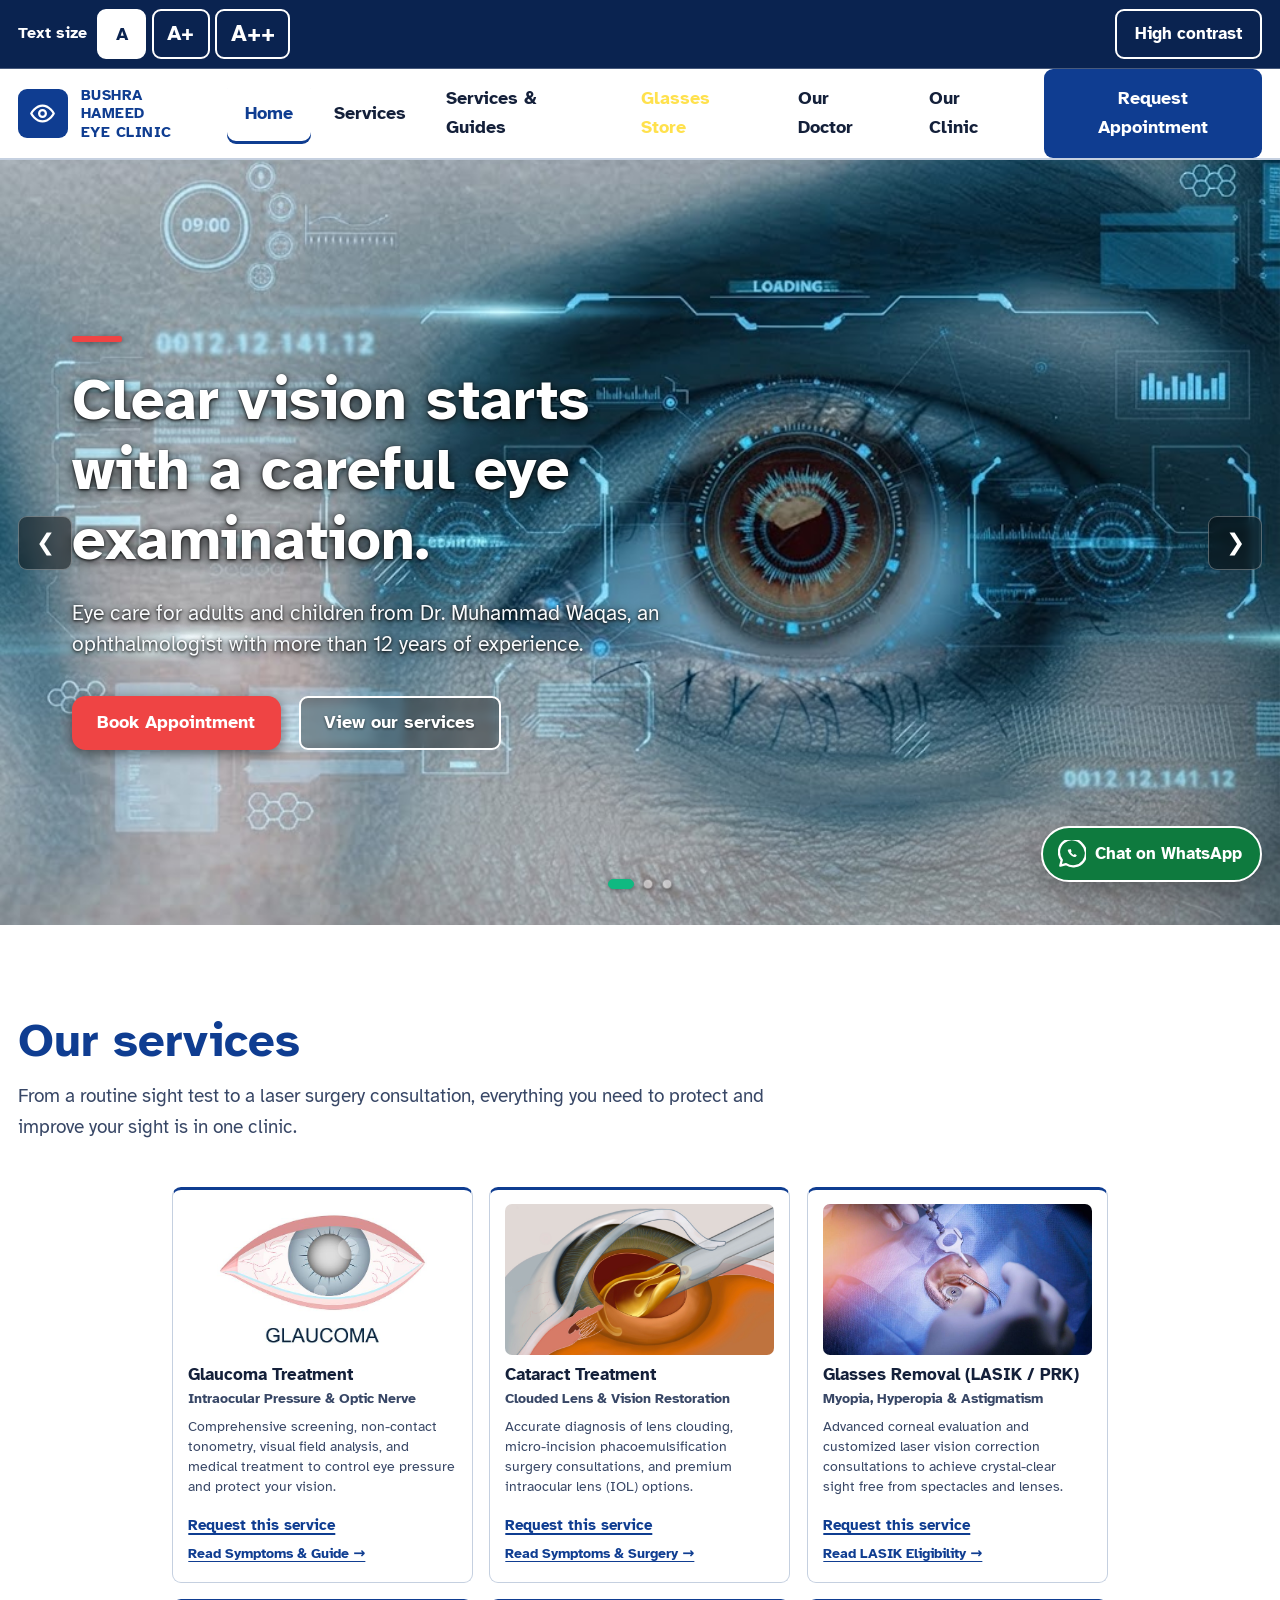
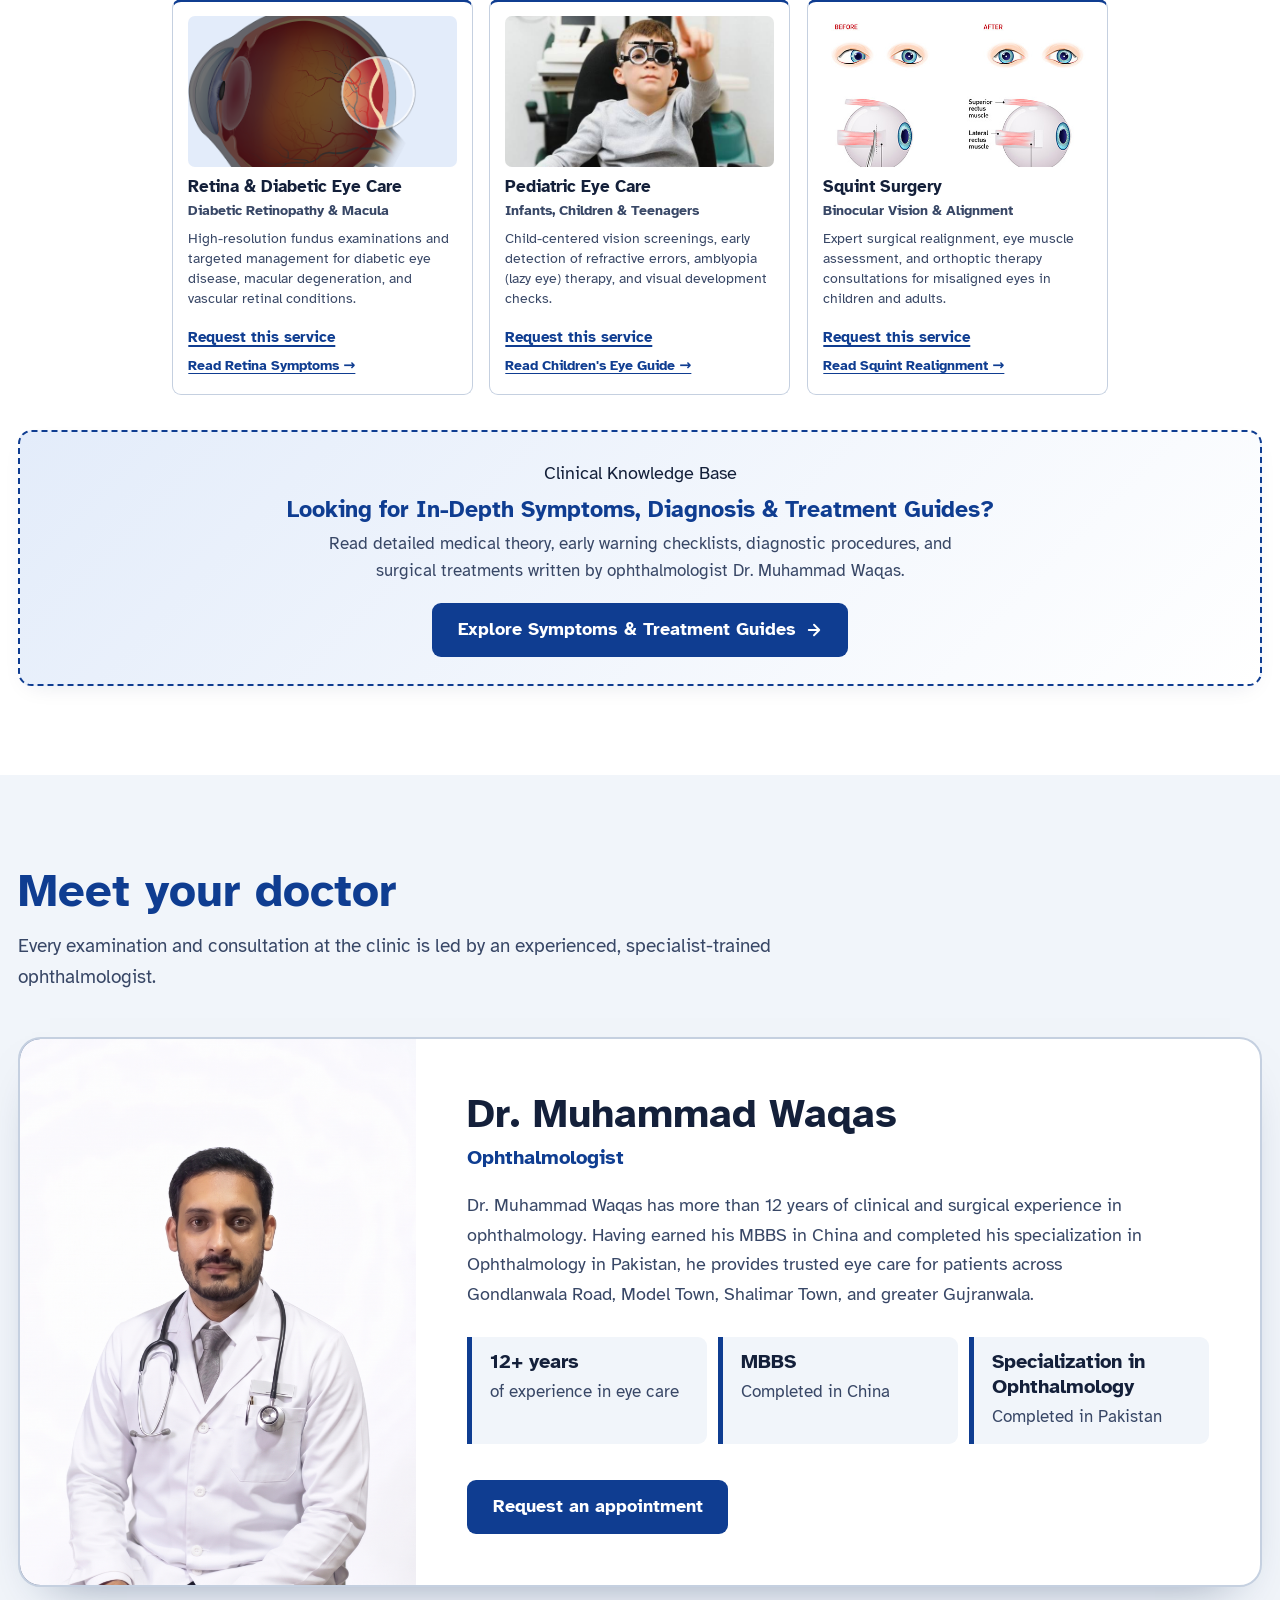
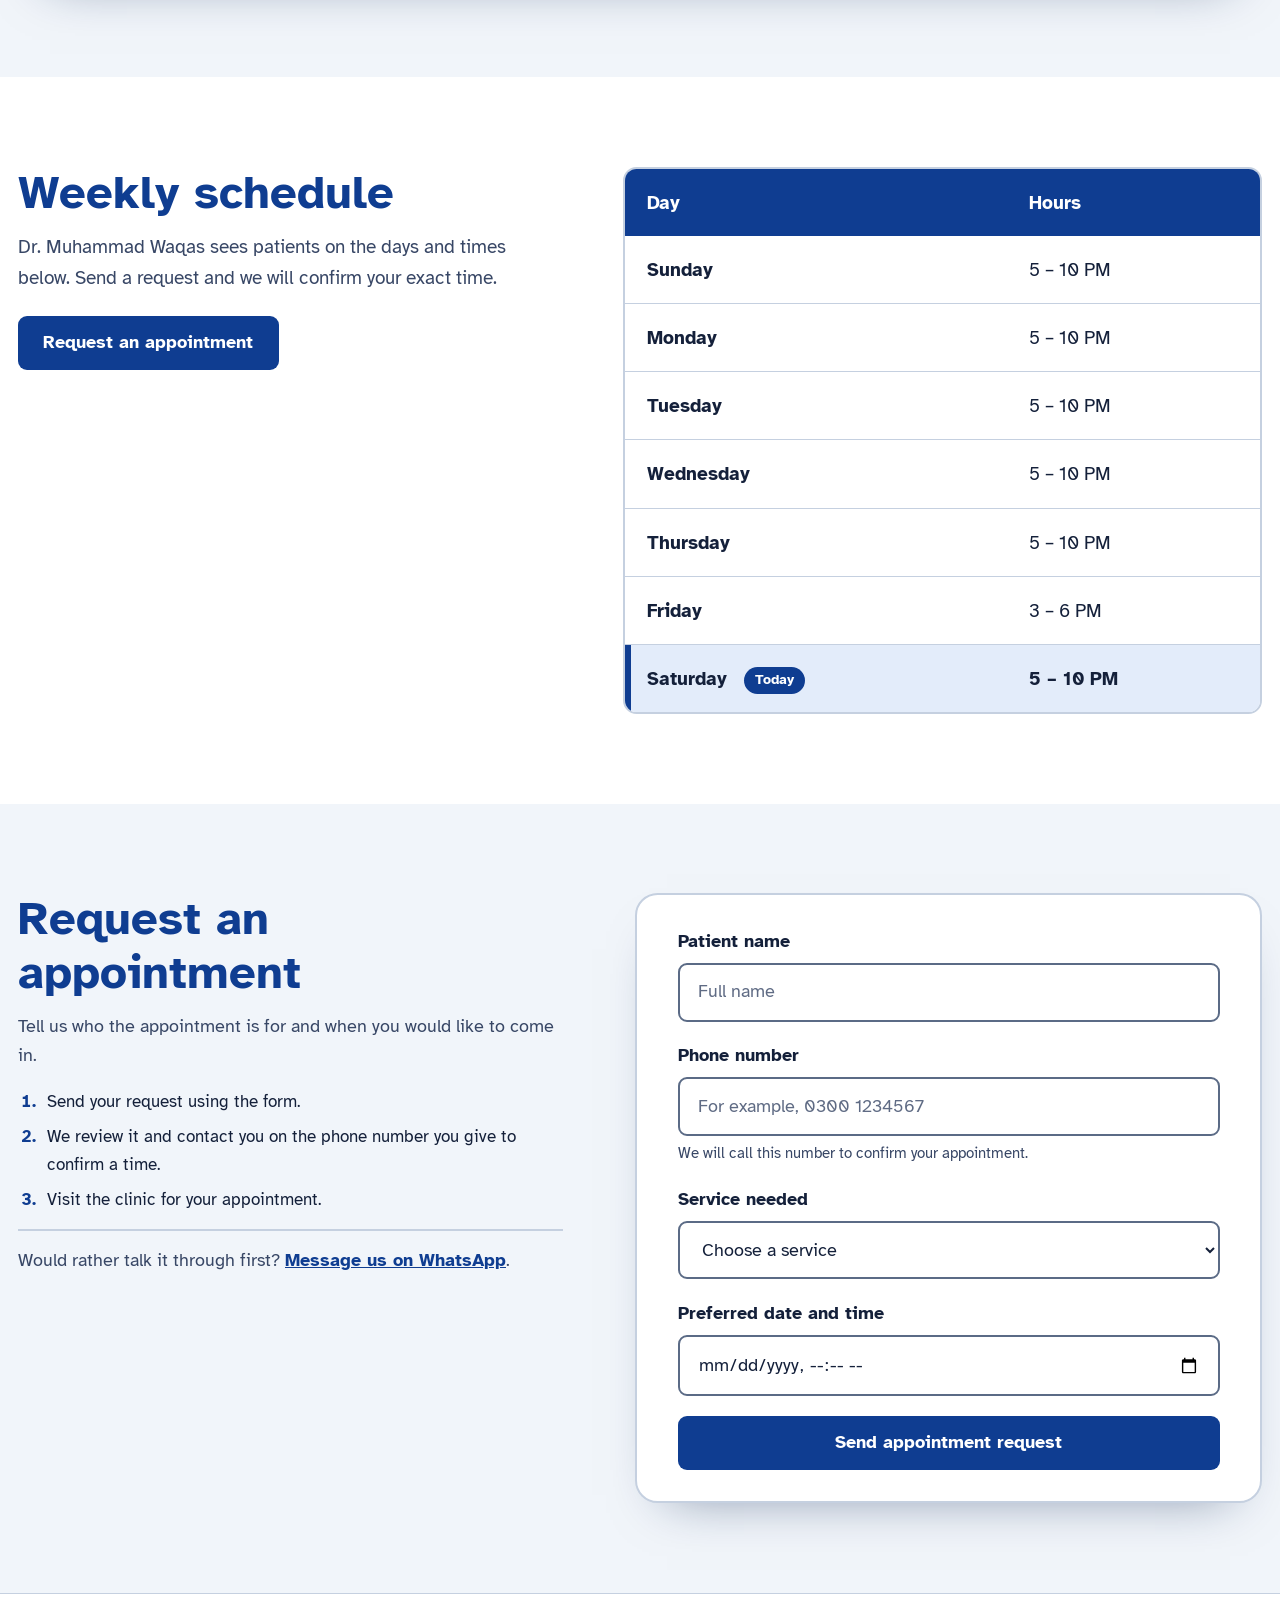
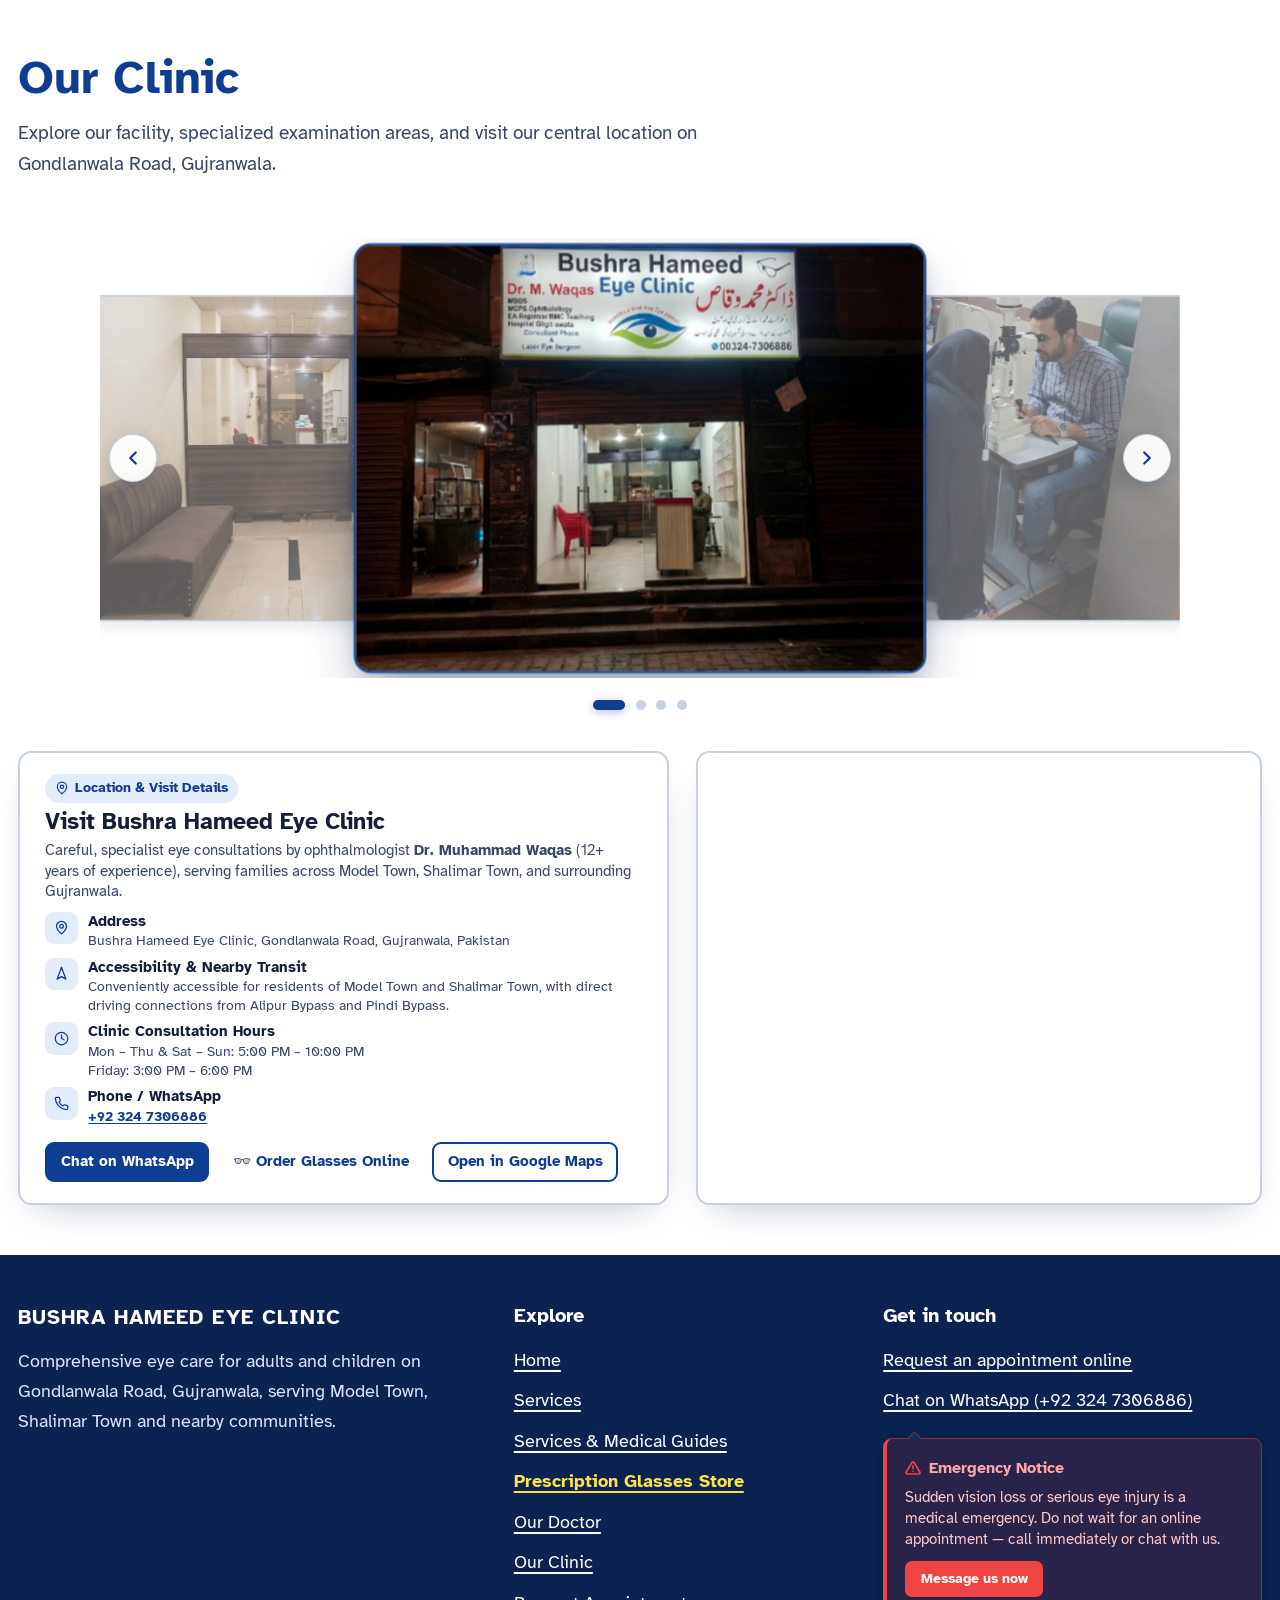
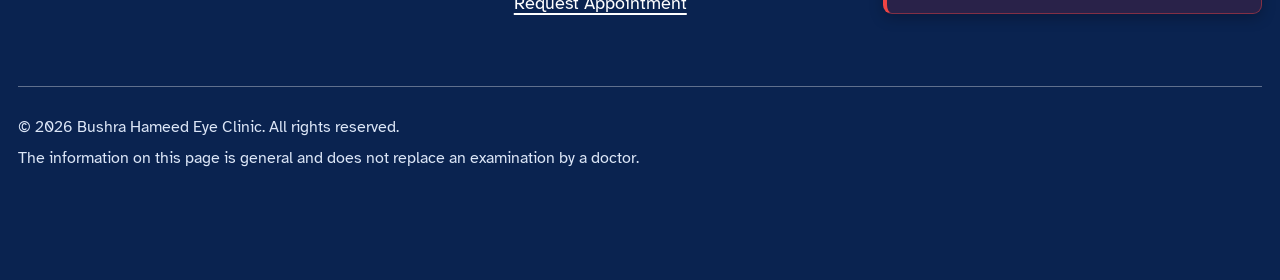
<file: eye clinic 3/index.html>
<!DOCTYPE html>
<html lang="en" data-text-size="md" data-contrast="normal">
<head>
  <meta charset="utf-8">
  <meta name="viewport" content="width=device-width, initial-scale=1">
  <title>Bushra Hameed Eye Clinic | Eye Specialist Gujranwala | Gondlanwala Road</title>
  <meta name="description" content="Bushra Hameed Eye Clinic on Gondlanwala Road, Gujranwala (minutes from Model Town, Shalimar Town &amp; Pindi Bypass) offers Cataract Phaco, Glaucoma care, LASIK, and pediatric eye care with Dr. Muhammad Waqas.">
  <meta name="keywords" content="eye clinic gujranwala, eye specialist gondlanwala road, eye doctor model town gujranwala, shalimar town eye specialist, pindi bypass eye care, alipur bypass ophthalmologist, dr muhammad waqas">
  <meta name="theme-color" content="#0A2350">

  <!-- Local GEO Meta Tags for Gujranwala, Punjab, Pakistan -->
  <meta name="geo.region" content="PK-PB">
  <meta name="geo.placename" content="Gondlanwala Road, Model Town, Gujranwala">
  <meta name="geo.position" content="32.169938;74.174353">
  <meta name="ICBM" content="32.169938, 74.174353">

  <meta property="og:type" content="website">
  <meta property="og:title" content="Bushra Hameed Eye Clinic | Gondlanwala Road, Gujranwala">
  <meta property="og:description" content="Careful, comprehensive eye care from ophthalmologist Dr. Muhammad Waqas on Gondlanwala Road, serving Model Town, Shalimar Town &amp; greater Gujranwala.">

  <link rel="icon" href="logo.png">

  <!-- Atkinson Hyperlegible: a typeface designed by the Braille Institute for low-vision readers -->
  <link rel="preconnect" href="https://fonts.googleapis.com">
  <link rel="preconnect" href="https://fonts.gstatic.com" crossorigin>
  <link rel="stylesheet" href="https://fonts.googleapis.com/css2?family=Atkinson+Hyperlegible:wght@400;700&amp;display=swap">
  <link rel="stylesheet" href="style.css">

  <!-- Restore saved accessibility preferences before first paint (prevents a flash of default sizing) -->
  <script>
    try {
      var d = document.documentElement;
      d.classList.add('js');
      var s = localStorage.getItem('bhec-text-size');
      var c = localStorage.getItem('bhec-contrast');
      if (s === 'md' || s === 'lg' || s === 'xl') { d.dataset.textSize = s; }
      if (c === 'normal' || c === 'high') { d.dataset.contrast = c; }
    } catch (e) { /* storage unavailable: keep defaults */ }
  </script>

  <script type="application/ld+json">
  {
    "@context": "https://schema.org",
    "@type": "MedicalClinic",
    "name": "Bushra Hameed Eye Clinic",
    "url": "https://bushrahameedeyeclinic.com",
    "telephone": "+923247306886",
    "medicalSpecialty": "Ophthalmology",
    "address": {
      "@type": "PostalAddress",
      "streetAddress": "Bushra Hameed Eye Clinic, Gondlanwala Road",
      "addressLocality": "Gujranwala",
      "addressRegion": "Punjab",
      "addressCountry": "PK"
    },
    "geo": {
      "@type": "GeoCoordinates",
      "latitude": 32.1699375,
      "longitude": 74.1743528
    },
    "areaServed": [
      { "@type": "AdministrativeArea", "name": "Gondlanwala Road, Gujranwala" },
      { "@type": "AdministrativeArea", "name": "Model Town, Gujranwala" },
      { "@type": "AdministrativeArea", "name": "Shalimar Town, Gujranwala" },
      { "@type": "Place", "name": "Alipur Bypass, Gujranwala" },
      { "@type": "Place", "name": "Pindi Bypass, Gujranwala" },
      { "@type": "City", "name": "Gujranwala" },
      { "@type": "City", "name": "Kamoke" }
    ],
    "physician": {
      "@type": "Physician",
      "name": "Dr. Muhammad Waqas",
      "medicalSpecialty": "Ophthalmology"
    }
  }
  </script>
</head>

<body>
  <!-- Loading screen: shown briefly while the page's images load, then removed by app.js -->
  <div class="preloader" id="preloader" role="status" aria-live="polite">
    <div class="preloader__inner">
      <img class="preloader__logo" src="logo.png" alt="" data-fallback>
      <p class="preloader__name">BUSHRA HAMEED<br>EYE CLINIC</p>
      <span class="visually-hidden">Loading the page&hellip;</span>
    </div>
  </div>

  <a class="skip-link" href="#main">Skip to main content</a>

  <!-- Accessibility options -->
  <div class="a11y-bar" role="region" aria-label="Accessibility options">
    <div class="container a11y-bar__inner">
      <div class="a11y-group" role="group" aria-labelledby="text-size-label">
        <span class="a11y-label" id="text-size-label">Text size</span>
        <button type="button" class="a11y-btn a11y-btn--md" data-text-size="md" aria-pressed="true" aria-label="Normal text size">A</button>
        <button type="button" class="a11y-btn a11y-btn--lg" data-text-size="lg" aria-pressed="false" aria-label="Larger text size">A+</button>
        <button type="button" class="a11y-btn a11y-btn--xl" data-text-size="xl" aria-pressed="false" aria-label="Largest text size">A++</button>
      </div>
      <button type="button" class="a11y-btn a11y-btn--wide" id="contrast-toggle" aria-pressed="false">High contrast</button>
    </div>
  </div>

  <!-- Sticky navigation -->
  <header class="site-header">
    <div class="container nav">
      <a class="brand" href="#home" aria-label="Bushra Hameed Eye Clinic, back to top">
        <span class="brand__mark" aria-hidden="true">
          <svg viewBox="0 0 24 24" width="24" height="24" fill="none" stroke="currentColor" stroke-width="2" stroke-linecap="round" stroke-linejoin="round"><path d="M2 12s3.6-7 10-7 10 7 10 7-3.6 7-10 7S2 12 2 12z"/><circle cx="12" cy="12" r="3"/></svg>
        </span>
        <span class="brand__name">BUSHRA HAMEED<br>EYE CLINIC</span>
      </a>

      <!-- Reference-style segmented action blocks on mobile: FIND CLINIC | CHAT | MENU -->
      <div class="nav-actions-segmented" role="navigation" aria-label="Quick mobile actions">
        <a class="nav-action-cell nav-action-cell--find" href="#clinic" aria-label="Find clinic location">
          <svg viewBox="0 0 24 24" width="18" height="18" fill="none" stroke="currentColor" stroke-width="2.2" stroke-linecap="round" stroke-linejoin="round" aria-hidden="true"><path d="M20 10c0 6-8 12-8 12s-8-6-8-12a8 8 0 0 1 16 0Z"/><circle cx="12" cy="10" r="3"/></svg>
          <span class="nav-action-text"><span>FIND</span><span>CLINIC</span></span>
        </a>

        <a class="nav-action-cell nav-action-cell--chat" href="https://wa.me/923247306886" target="_blank" rel="noopener noreferrer" aria-label="Chat on WhatsApp">
          <svg viewBox="0 0 24 24" width="18" height="18" fill="none" stroke="currentColor" stroke-width="2.2" stroke-linecap="round" stroke-linejoin="round" aria-hidden="true"><path d="M22 16.92v3a2 2 0 0 1-2.18 2 19.79 19.79 0 0 1-8.63-3.07 19.5 19.5 0 0 1-6-6 19.79 19.79 0 0 1-3.07-8.67A2 2 0 0 1 4.11 2h3a2 2 0 0 1 2 1.72 12.84 12.84 0 0 0 .7 2.81 2 2 0 0 1-.45 2.11L8.09 9.91a16 16 0 0 0 6 6l1.27-1.27a2 2 0 0 1 2.11-.45 12.84 12.84 0 0 0 2.81.7A2 2 0 0 1 22 16.92z"/></svg>
        </a>

        <button type="button" class="nav-action-cell nav-action-cell--toggle nav-toggle" id="nav-toggle" aria-expanded="false" aria-controls="primary-nav" aria-label="Toggle navigation menu">
          <svg viewBox="0 0 24 24" width="22" height="22" fill="none" stroke="currentColor" stroke-width="2.2" stroke-linecap="round" aria-hidden="true" focusable="false"><path d="M4 7h16M4 12h16M4 17h16"/></svg>
        </button>
      </div>

      <nav aria-label="Primary">
        <ul class="nav__list" id="primary-nav">
          <li><a class="nav__link" href="#home">Home</a></li>
          <li><a class="nav__link" href="#services">Services</a></li>
          <li><a class="nav__link" href="services.html">Services &amp; Guides</a></li>
          <li><a class="nav__link" href="store.html" style="color:#ffe14d;font-weight:700;">Glasses Store</a></li>
          <li><a class="nav__link" href="#doctor">Our Doctor</a></li>
          <li><a class="nav__link" href="#clinic">Our Clinic</a></li>
          <li class="nav__item--mobile-find">
            <a class="nav__link nav__link--find-me" href="#clinic">
              <svg viewBox="0 0 24 24" width="16" height="16" fill="none" stroke="currentColor" stroke-width="2" stroke-linecap="round" stroke-linejoin="round" aria-hidden="true"><path d="M20 10c0 6-8 12-8 12s-8-6-8-12a8 8 0 0 1 16 0Z"/><circle cx="12" cy="10" r="3"/></svg>
              <span>Find me</span>
            </a>
          </li>
          <li><a class="nav__link nav__link--cta" href="#appointment">Request Appointment</a></li>
        </ul>
      </nav>
    </div>

    <!-- Reference-style Sub-Nav Bar (Blue theme) -->
    <nav class="sub-nav-bar" aria-label="Quick category navigation">
      <div class="container sub-nav-bar__inner">
        <a href="#services" class="sub-nav-link">Services</a>
        <a href="services.html" class="sub-nav-link">Guides</a>
        <a href="store.html" class="sub-nav-link" style="color:#ffe14d;font-weight:700;">Glasses Store</a>
        <a href="#doctor" class="sub-nav-link">Doctor</a>
        <a href="#clinic" class="sub-nav-link">Clinic</a>
        <a href="#schedule" class="sub-nav-link">Schedule</a>
        <a href="#appointment" class="sub-nav-link sub-nav-link--cta">Appointment</a>
      </div>
    </nav>
  </header>

  <main id="main">

<!-- Hero -->
<section class="hero" id="home" aria-labelledby="hero-title">
  <!-- The Slideshow background wrapper -->
  <div class="hero__gallery" aria-hidden="true">
    <div class="hero__track" id="hero-track">
      <div class="hero__gallery-item is-active" data-media>
        <img src="eye1.png" alt="" data-fallback>
      </div>
      <div class="hero__gallery-item" data-media>
        <img src="instrument.png" alt="" data-fallback>
      </div>
      <div class="hero__gallery-item" data-media>
        <img src="examing.png" alt="" data-fallback>
      </div>
    </div>
  </div>

  <!-- Left and Right control buttons -->
  <button type="button" class="hero__control-btn hero__control-btn--prev" aria-label="Previous slide">&#10094;</button>
  <button type="button" class="hero__control-btn hero__control-btn--next" aria-label="Next slide">&#10095;</button>

  <!-- The Content Container sitting over the slider -->
  <div class="container hero__inner">
    <div class="hero__content">
      <div class="hero__accent-line"></div>
      <h1 id="hero-title">Clear vision starts with a careful eye examination.</h1>
      <p class="hero__lede">
        Eye care for adults and children from Dr. Muhammad Waqas, an ophthalmologist with more than 12 years of experience.
      </p>
      <div class="hero__actions">
        <a class="btn btn--primary" href="#appointment">Book Appointment</a>
        <a class="btn btn--ghost-light" href="#services">View our services</a>
      </div>
    </div>
  </div>

  <!-- Slideshow indicator dots -->
  <div class="hero__dots" role="tablist" aria-label="Slideshow slide selection">
    <button type="button" class="hero__dot is-active" aria-label="Go to slide 1" aria-current="true"></button>
    <button type="button" class="hero__dot" aria-label="Go to slide 2"></button>
    <button type="button" class="hero__dot" aria-label="Go to slide 3"></button>
  </div>
</section>

  <!-- Reference-style Hero White Area: Doctor Badge, Dashed Eyebrow, Bold Headline & CTA Button -->
  <div class="hero-ref-card" aria-label="Clinic Introduction and Appointment Booking">
    <div class="container hero-ref-card__inner">
      <!-- Reference: Top Trust / Credential Badge -->
      <div class="hero-ref-badge">
        <span class="hero-ref-badge__mark" aria-hidden="true">
          <svg viewBox="0 0 24 24" width="14" height="14" fill="none" stroke="currentColor" stroke-width="2.2" stroke-linecap="round" stroke-linejoin="round"><path d="M19 21v-2a4 4 0 0 0-4-4H9a4 4 0 0 0-4 4v2"/><circle cx="12" cy="7" r="4"/></svg>
        </span>
        <span class="hero-ref-badge__text">DR. MUHAMMAD WAQAS &bull; 12+ YEARS EXPERIENCE</span>
      </div>

      <!-- Reference: Dashed Eyebrow Headline — LIMITED TIME OFFER — -->
      <div class="hero-ref-eyebrow">
        <span class="hero-ref-dash" aria-hidden="true"></span>
        <span class="hero-ref-eyebrow__title">COMPREHENSIVE EYE CARE</span>
        <span class="hero-ref-dash" aria-hidden="true"></span>
      </div>

      <!-- Reference: Big 2-line Bold Headline -->
      <h2 class="hero-ref-headline">
        CLEAR VISION STARTS WITH<br>A CAREFUL EYE EXAMINATION
      </h2>

      <!-- Reference: Prominent Rounded Action Button in Blue Theme -->
      <div class="hero-ref-action">
        <a class="btn btn--primary hero-ref-btn" href="#appointment">
          Request Appointment Now
        </a>
      </div>
    </div>
  </div>

    <!-- Services -->
    <section class="section" id="services" aria-labelledby="services-title">
      <div class="container">
        <div class="section__head">
          <h2 id="services-title">Our services</h2>
          <p>From a routine sight test to a laser surgery consultation, everything you need to protect and improve your sight is in one clinic.</p>
        </div>

        <div class="services-grid" id="services-grid" role="region" aria-label="Our services">
          <article class="service-card">
            <div class="service-card__media" data-media>
              <img src="glaucoma.png" alt="Glaucoma examination and eye pressure testing" loading="lazy" data-fallback>
            </div>
            <div class="service-card__icon" aria-hidden="true">
              <svg viewBox="0 0 24 24" width="32" height="32" fill="none" stroke="currentColor" stroke-width="2" stroke-linecap="round" stroke-linejoin="round"><circle cx="12" cy="12" r="7"/><circle cx="12" cy="12" r="2.5"/><path d="M21 21l-4.3-4.3"/></svg>
            </div>
            <h3>Glaucoma Treatment</h3>
            <p class="service-card__audience">Intraocular Pressure &amp; Optic Nerve</p>
            <p>Comprehensive screening, non-contact tonometry, visual field analysis, and medical treatment to control eye pressure and protect your vision.</p>
            <div class="service-card__actions">
              <a class="service-card__link" href="#appointment" data-service="Glaucoma Treatment">Request this service</a>
              <a class="service-card__guide-link" href="services.html#glaucoma">Read Symptoms &amp; Guide &rarr;</a>
            </div>
          </article>

          <article class="service-card">
            <div class="service-card__media" data-media>
              <img src="cataract.png" alt="Cataract lens assessment and treatment" loading="lazy" data-fallback>
            </div>
            <div class="service-card__icon" aria-hidden="true">
              <svg viewBox="0 0 24 24" width="32" height="32" fill="none" stroke="currentColor" stroke-width="2" stroke-linecap="round" stroke-linejoin="round"><circle cx="11" cy="11" r="7"/><circle cx="11" cy="11" r="2.5"/><path d="M21 21l-4.3-4.3"/></svg>
            </div>
            <h3>Cataract Treatment</h3>
            <p class="service-card__audience">Clouded Lens &amp; Vision Restoration</p>
            <p>Accurate diagnosis of lens clouding, micro-incision phacoemulsification surgery consultations, and premium intraocular lens (IOL) options.</p>
            <div class="service-card__actions">
              <a class="service-card__link" href="#appointment" data-service="Cataract Treatment">Request this service</a>
              <a class="service-card__guide-link" href="services.html#cataracts">Read Symptoms &amp; Surgery &rarr;</a>
            </div>
          </article>

          <article class="service-card">
            <div class="service-card__media" data-media>
              <img src="lasik.png" alt="Glasses Removal (LASIK / PRK) consultation" loading="lazy" data-fallback>
            </div>
            <div class="service-card__icon" aria-hidden="true">
              <svg viewBox="0 0 24 24" width="32" height="32" fill="none" stroke="currentColor" stroke-width="2" stroke-linecap="round" stroke-linejoin="round"><circle cx="12" cy="12" r="7"/><circle cx="12" cy="12" r="1.5"/><path d="M12 1.5v4M12 18.5v4M1.5 12h4M18.5 12h4"/></svg>
            </div>
            <h3>Glasses Removal (LASIK / PRK)</h3>
            <p class="service-card__audience">Myopia, Hyperopia &amp; Astigmatism</p>
            <p>Advanced corneal evaluation and customized laser vision correction consultations to achieve crystal-clear sight free from spectacles and lenses.</p>
            <div class="service-card__actions">
              <a class="service-card__link" href="#appointment" data-service="Glasses Removal (LASIK / PRK)">Request this service</a>
              <a class="service-card__guide-link" href="services.html#lasik">Read LASIK Eligibility &rarr;</a>
            </div>
          </article>

          <article class="service-card">
            <div class="service-card__media" data-media>
              <img src="retina.png" alt="Retina and macular examination" loading="lazy" data-fallback>
            </div>
            <div class="service-card__icon" aria-hidden="true">
              <svg viewBox="0 0 24 24" width="32" height="32" fill="none" stroke="currentColor" stroke-width="2" stroke-linecap="round" stroke-linejoin="round"><path d="M2 12s3.6-7 10-7 10 7 10 7-3.6 7-10 7S2 12 2 12z"/><circle cx="12" cy="12" r="3"/></svg>
            </div>
            <h3>Retina &amp; Diabetic Eye Care</h3>
            <p class="service-card__audience">Diabetic Retinopathy &amp; Macula</p>
            <p>High-resolution fundus examinations and targeted management for diabetic eye disease, macular degeneration, and vascular retinal conditions.</p>
            <div class="service-card__actions">
              <a class="service-card__link" href="#appointment" data-service="Retina & Diabetic Eye Care">Request this service</a>
              <a class="service-card__guide-link" href="services.html#retina">Read Retina Symptoms &rarr;</a>
            </div>
          </article>

          <article class="service-card">
            <div class="service-card__media" data-media>
              <img src="pediatric.png" alt="Pediatric eye care and vision test for children" loading="lazy" data-fallback>
            </div>
            <div class="service-card__icon" aria-hidden="true">
              <svg viewBox="0 0 24 24" width="32" height="32" fill="none" stroke="currentColor" stroke-width="2" stroke-linecap="round" stroke-linejoin="round"><circle cx="12" cy="7" r="4"/><path d="M6 21v-2a4 4 0 0 1 4-4h4a4 4 0 0 1 4 4v2"/></svg>
            </div>
            <h3>Pediatric Eye Care</h3>
            <p class="service-card__audience">Infants, Children &amp; Teenagers</p>
            <p>Child-centered vision screenings, early detection of refractive errors, amblyopia (lazy eye) therapy, and visual development checks.</p>
            <div class="service-card__actions">
              <a class="service-card__link" href="#appointment" data-service="Pediatric Eye Care">Request this service</a>
              <a class="service-card__guide-link" href="services.html#pediatric">Read Children's Eye Guide &rarr;</a>
            </div>
          </article>

          <article class="service-card">
            <div class="service-card__media" data-media>
              <img src="squint.png" alt="Squint surgery and eye alignment assessment" loading="lazy" data-fallback>
            </div>
            <div class="service-card__icon" aria-hidden="true">
              <svg viewBox="0 0 24 24" width="32" height="32" fill="none" stroke="currentColor" stroke-width="2" stroke-linecap="round" stroke-linejoin="round"><circle cx="7" cy="12" r="5"/><circle cx="17" cy="12" r="5"/><circle cx="8" cy="12" r="1.5"/><circle cx="16" cy="12" r="1.5"/></svg>
            </div>
            <h3>Squint Surgery</h3>
            <p class="service-card__audience">Binocular Vision &amp; Alignment</p>
            <p>Expert surgical realignment, eye muscle assessment, and orthoptic therapy consultations for misaligned eyes in children and adults.</p>
            <div class="service-card__actions">
              <a class="service-card__link" href="#appointment" data-service="Squint Surgery">Request this service</a>
              <a class="service-card__guide-link" href="services.html#squint">Read Squint Realignment &rarr;</a>
            </div>
          </article>
        </div>

        <!-- Teaser CTA Banner to services.html -->
        <div class="services-guide-cta" role="complementary" aria-label="Detailed Eye Condition Guides">
          <span class="badge" style="margin-bottom: 0.5rem; display: inline-flex;">Clinical Knowledge Base</span>
          <h3>Looking for In-Depth Symptoms, Diagnosis &amp; Treatment Guides?</h3>
          <p>Read detailed medical theory, early warning checklists, diagnostic procedures, and surgical treatments written by ophthalmologist Dr. Muhammad Waqas.</p>
          <a href="services.html" class="btn btn--primary" style="display: inline-flex; align-items: center; gap: 0.5rem; text-decoration: none;">
            <span>Explore Symptoms &amp; Treatment Guides</span>
            <svg viewBox="0 0 24 24" width="18" height="18" fill="none" stroke="currentColor" stroke-width="2.5" stroke-linecap="round" stroke-linejoin="round" aria-hidden="true"><path d="M5 12h14M12 5l7 7-7 7"/></svg>
          </a>
        </div>
      </div>
    </section>

    <!-- Doctor profile -->
    <section class="section section--alt" id="doctor" aria-labelledby="doctor-title">
      <div class="container">
        <div class="section__head">
          <h2 id="doctor-title">Meet your doctor</h2>
          <p>Every examination and consultation at the clinic is led by an experienced, specialist-trained ophthalmologist.</p>
        </div>

        <article class="doctor">
          <div class="doctor__media" data-media>
            <img src="doctor.png" alt="Portrait of Dr. Muhammad Waqas, Ophthalmologist" width="480" height="600" loading="lazy" data-fallback>
            <span class="doctor__initials" aria-hidden="true">MW</span>
          </div>

          <div class="doctor__body">
            <h3>Dr. Muhammad Waqas</h3>
            <p class="doctor__role">Ophthalmologist</p>
            <p class="doctor__bio">
              Dr. Muhammad Waqas has more than 12 years of clinical and surgical experience in ophthalmology. Having earned his MBBS in China and completed his specialization in Ophthalmology in Pakistan, he provides trusted eye care for patients across Gondlanwala Road, Model Town, Shalimar Town, and greater Gujranwala.
            </p>

            <ul class="credentials" aria-label="Experience and qualifications">
              <li><strong>12+ years</strong><span>of experience in eye care</span></li>
              <li><strong>MBBS</strong><span>Completed in China</span></li>
              <li><strong>Specialization in Ophthalmology</strong><span>Completed in Pakistan</span></li>
            </ul>

            <a class="btn btn--primary" href="#appointment">Request an appointment</a>
          </div>
        </article>
      </div>
    </section>

    <!-- Weekly schedule -->
    <section class="section" id="schedule" aria-labelledby="schedule-title">
      <div class="container schedule">
        <div class="schedule__intro">
          <h2 id="schedule-title">Weekly schedule</h2>
          <p>Dr. Muhammad Waqas sees patients on the days and times below. Send a request and we will confirm your exact time.</p>
          <a class="btn btn--primary" href="#appointment">Request an appointment</a>
        </div>

        <table class="schedule__table">
          <caption class="visually-hidden">Dr. Muhammad Waqas weekly clinic hours</caption>
          <thead>
            <tr>
              <th scope="col">Day</th>
              <th scope="col">Hours</th>
            </tr>
          </thead>
          <tbody>
            <tr data-day="0">
              <th scope="row">Sunday <span class="schedule__today">Today</span></th>
              <td>5 &ndash; 10 PM</td>
            </tr>
            <tr data-day="1">
              <th scope="row">Monday <span class="schedule__today">Today</span></th>
              <td>5 &ndash; 10 PM</td>
            </tr>
            <tr data-day="2">
              <th scope="row">Tuesday <span class="schedule__today">Today</span></th>
              <td>5 &ndash; 10 PM</td>
            </tr>
            <tr data-day="3">
              <th scope="row">Wednesday <span class="schedule__today">Today</span></th>
              <td>5 &ndash; 10 PM</td>
            </tr>
            <tr data-day="4">
              <th scope="row">Thursday <span class="schedule__today">Today</span></th>
              <td>5 &ndash; 10 PM</td>
            </tr>
            <tr data-day="5">
              <th scope="row">Friday <span class="schedule__today">Today</span></th>
              <td>3 &ndash; 6 PM</td>
            </tr>
            <tr data-day="6">
              <th scope="row">Saturday <span class="schedule__today">Today</span></th>
              <td>5 &ndash; 10 PM</td>
            </tr>
          </tbody>
        </table>
      </div>
    </section>

    <!-- Appointment request -->
    <section class="section section--alt" id="appointment" aria-labelledby="appointment-title">
      <div class="container appointment">
        <div class="appointment__intro">
          <h2 id="appointment-title">Request an appointment</h2>
          <p>Tell us who the appointment is for and when you would like to come in.</p>

          <ol class="steps">
            <li>Send your request using the form.</li>
            <li>We review it and contact you on the phone number you give to confirm a time.</li>
            <li>Visit the clinic for your appointment.</li>
          </ol>

          <p class="appointment__alt">
            Would rather talk it through first?
            <!-- WhatsApp number: 923247306886 -->
            <a href="https://wa.me/923247306886?text=Hello%2C%20I%20would%20like%20to%20book%20an%20appointment%20at%20Bushra%20Hameed%20Eye%20Clinic." target="_blank" rel="noopener noreferrer">Message us on WhatsApp</a>.
          </p>
        </div>

        <div class="form-card">
          <!--
            FORM SETUP (pick ONE):

            Option A - Formsubmit.co (default below)
              1. Replace YOUR_EMAIL@example.com in the action URL with the inbox that should receive requests.
              2. Deploy, then submit the form once. Formsubmit emails that address a one-time activation link.
                 Click it and requests will start arriving.
              Fields beginning with "_" are Formsubmit settings.

            Option B - Formspree
              1. Create a form at formspree.io and copy its ID.
              2. Change the action to: https://formspree.io/f/YOUR_FORM_ID
              3. Delete the hidden fields that start with "_" (they are Formsubmit-only).

            The "_next" redirect is filled in automatically by app.js so visitors return to this page
            with a confirmation message. No need to edit it.
          -->
          <form id="appointment-form" action="https://formsubmit.co/workgeneral543@gmail.com" method="POST" novalidate>
            <input type="hidden" name="_subject" value="New appointment request - Bushra Hameed Eye Clinic">
            <input type="hidden" name="_template" value="table">
            <input type="hidden" name="_captcha" value="false">
            <input type="hidden" name="_next" id="form-next" value="">
            <input type="hidden" name="preferred_datetime_readable" id="datetime-readable" value="">
            <!-- Honeypot: hidden from people, catches spam bots -->
            <input type="text" name="_honey" tabindex="-1" autocomplete="off" class="visually-hidden" aria-hidden="true">

            <div class="field">
              <label for="patient_name">Patient name</label>
              <input type="text" id="patient_name" name="patient_name" autocomplete="name" placeholder="Full name" required aria-describedby="patient_name-error">
              <p class="field__error" id="patient_name-error"></p>
            </div>

            <div class="field">
              <label for="phone">Phone number</label>
              <input type="tel" id="phone" name="phone" autocomplete="tel" inputmode="tel" placeholder="For example, 0300 1234567" required aria-describedby="phone-hint phone-error">
              <p class="field__hint" id="phone-hint">We will call this number to confirm your appointment.</p>
              <p class="field__error" id="phone-error"></p>
            </div>

            <div class="field">
              <label for="service">Service needed</label>
              <select id="service" name="service" required aria-describedby="service-error">
                <option value="">Choose a service</option>
                <option value="Glaucoma Treatment">Glaucoma Treatment</option>
                <option value="Cataract Treatment">Cataract Treatment</option>
                <option value="Glasses Removal (LASIK / PRK)">Glasses Removal (LASIK / PRK)</option>
                <option value="Squint Surgery">Squint Surgery</option>
                <option value="Retina &amp; Diabetic Eye Care">Retina &amp; Diabetic Eye Care</option>
                <option value="Pediatric Eye Care">Pediatric Eye Care</option>
                <option value="Glaucoma and Cataract Treatment">Glaucoma and Cataract Treatment</option>
                <option value="Comprehensive Eye Examination">Comprehensive Eye Examination</option>
              </select>
              <p class="field__error" id="service-error"></p>
            </div>

            <div class="field">
              <label for="preferred_datetime">Preferred date and time</label>
              <input type="datetime-local" id="preferred_datetime" name="preferred_datetime" required aria-describedby="preferred_datetime-error">
              <p class="field__error" id="preferred_datetime-error"></p>
            </div>

            <button type="submit" class="btn btn--primary btn--block" id="submit-btn">Send appointment request</button>

            <div class="form-status" id="form-status" role="status" aria-live="polite" tabindex="-1"></div>
          </form>
        </div>
      </div>
    </section>

    <!-- Our Clinic -->
    <section class="section clinic-section" id="clinic" aria-labelledby="clinic-title">
      <div class="container">
        <div class="section__head">
          <h2 id="clinic-title">Our Clinic</h2>
          <p>Explore our facility, specialized examination areas, and visit our central location on Gondlanwala Road, Gujranwala.</p>
        </div>

        <!-- Centered 3-Frame Clinic Carousel -->
        <div class="clinic-carousel" id="clinic-carousel" role="region" aria-roledescription="carousel" aria-label="Bushra Hameed Eye Clinic photo gallery">
          <div class="clinic-carousel__stage">
            <button class="clinic-carousel__control clinic-carousel__control--prev" id="carousel-prev" aria-label="Previous image" type="button">
              <svg viewBox="0 0 24 24" width="22" height="22" fill="none" stroke="currentColor" stroke-width="2.5" stroke-linecap="round" stroke-linejoin="round" aria-hidden="true"><polyline points="15 18 9 12 15 6"/></svg>
            </button>

            <div class="clinic-carousel__track" id="carousel-track" tabindex="0" role="group" aria-label="Clinic photos carousel, use left and right arrow keys to navigate">
              <div class="clinic-carousel__slide is-center" data-index="0" data-media role="group" aria-roledescription="slide" aria-label="Photo 1 of 4: Clinic Exterior">
                <img src="exterior.png" alt="Exterior storefront of Bushra Hameed Eye Clinic" loading="lazy" data-fallback>
              </div>
              <div class="clinic-carousel__slide is-left" data-index="1" data-media role="group" aria-roledescription="slide" aria-label="Photo 2 of 4: Patient Waiting Lounge">
                <img src="sitting.png" alt="Interior waiting lounge and patient seating area" loading="lazy" data-fallback>
              </div>
              <div class="clinic-carousel__slide is-hidden-left" data-index="2" data-media role="group" aria-roledescription="slide" aria-label="Photo 3 of 4: Optical Counter">
                <img src="shelve.png" alt="Optical counter with glasses display shelves" loading="lazy" data-fallback>
              </div>
              <div class="clinic-carousel__slide is-right" data-index="3" data-media role="group" aria-roledescription="slide" aria-label="Photo 4 of 4: Examination Area">
                <img src="checking area.png" alt="Doctor examining patient with slit-lamp microscope in checking area" loading="lazy" data-fallback>
              </div>
            </div>

            <button class="clinic-carousel__control clinic-carousel__control--next" id="carousel-next" aria-label="Next image" type="button">
              <svg viewBox="0 0 24 24" width="22" height="22" fill="none" stroke="currentColor" stroke-width="2.5" stroke-linecap="round" stroke-linejoin="round" aria-hidden="true"><polyline points="9 18 15 12 9 6"/></svg>
            </button>
          </div>

          <div class="clinic-carousel__dots" id="carousel-dots" role="tablist" aria-label="Slide indicators">
            <button class="clinic-carousel__dot is-active" role="tab" aria-selected="true" aria-label="Slide 1: Exterior storefront" data-index="0" type="button"></button>
            <button class="clinic-carousel__dot" role="tab" aria-selected="false" aria-label="Slide 2: Waiting lounge" data-index="1" type="button"></button>
            <button class="clinic-carousel__dot" role="tab" aria-selected="false" aria-label="Slide 3: Optical counter" data-index="2" type="button"></button>
            <button class="clinic-carousel__dot" role="tab" aria-selected="false" aria-label="Slide 4: Examination area" data-index="3" type="button"></button>
          </div>
        </div>

        <div class="clinic-location">
          <div class="clinic-location__card">
            <div class="clinic-location__badge">
              <svg viewBox="0 0 24 24" width="18" height="18" fill="none" stroke="currentColor" stroke-width="2" stroke-linecap="round" stroke-linejoin="round" aria-hidden="true"><path d="M20 10c0 6-8 12-8 12s-8-6-8-12a8 8 0 0 1 16 0Z"/><circle cx="12" cy="10" r="3"/></svg>
              <span>Location &amp; Visit Details</span>
            </div>
            <h3>Visit Bushra Hameed Eye Clinic</h3>
            <p class="clinic-location__lead">
              Careful, specialist eye consultations by ophthalmologist <strong>Dr. Muhammad Waqas</strong> (12+ years of experience), serving families across Model Town, Shalimar Town, and surrounding Gujranwala.
            </p>

            <ul class="clinic-info-list" aria-label="Clinic details">
              <li>
                <span class="clinic-info-icon" aria-hidden="true">
                  <svg viewBox="0 0 24 24" width="20" height="20" fill="none" stroke="currentColor" stroke-width="2" stroke-linecap="round" stroke-linejoin="round"><path d="M20 10c0 6-8 12-8 12s-8-6-8-12a8 8 0 0 1 16 0Z"/><circle cx="12" cy="10" r="3"/></svg>
                </span>
                <div>
                  <strong>Address</strong>
                  <p>Bushra Hameed Eye Clinic, Gondlanwala Road, Gujranwala, Pakistan</p>
                </div>
              </li>
              <li>
                <span class="clinic-info-icon" aria-hidden="true">
                  <svg viewBox="0 0 24 24" width="20" height="20" fill="none" stroke="currentColor" stroke-width="2" stroke-linecap="round" stroke-linejoin="round"><polygon points="12 2 19 21 12 17 5 21 12 2"/></svg>
                </span>
                <div>
                  <strong>Accessibility &amp; Nearby Transit</strong>
                  <p>Conveniently accessible for residents of Model Town and Shalimar Town, with direct driving connections from Alipur Bypass and Pindi Bypass.</p>
                </div>
              </li>
              <li>
                <span class="clinic-info-icon" aria-hidden="true">
                  <svg viewBox="0 0 24 24" width="20" height="20" fill="none" stroke="currentColor" stroke-width="2" stroke-linecap="round" stroke-linejoin="round"><circle cx="12" cy="12" r="10"/><polyline points="12 6 12 12 16 14"/></svg>
                </span>
                <div>
                  <strong>Clinic Consultation Hours</strong>
                  <p>Mon &ndash; Thu &amp; Sat &ndash; Sun: 5:00 PM &ndash; 10:00 PM<br>Friday: 3:00 PM &ndash; 6:00 PM</p>
                </div>
              </li>
              <li>
                <span class="clinic-info-icon" aria-hidden="true">
                  <svg viewBox="0 0 24 24" width="20" height="20" fill="none" stroke="currentColor" stroke-width="2" stroke-linecap="round" stroke-linejoin="round"><path d="M22 16.92v3a2 2 0 0 1-2.18 2 19.79 19.79 0 0 1-8.63-3.07 19.5 19.5 0 0 1-6-6 19.79 19.79 0 0 1-3.07-8.67A2 2 0 0 1 4.11 2h3a2 2 0 0 1 2 1.72 12.84 12.84 0 0 0 .7 2.81 2 2 0 0 1-.45 2.11L8.09 9.91a16 16 0 0 0 6 6l1.27-1.27a2 2 0 0 1 2.11-.45 12.84 12.84 0 0 0 2.81.7A2 2 0 0 1 22 16.92z"/></svg>
                </span>
                <div>
                  <strong>Phone / WhatsApp</strong>
                  <p><a href="https://wa.me/923247306886" target="_blank" rel="noopener noreferrer">+92 324 7306886</a></p>
                </div>
              </li>
            </ul>

            <div class="clinic-location__actions">
              <a class="btn btn--primary" href="https://wa.me/923247306886?text=Hello%2C%20I%20would%20like%20to%20visit%20Bushra%20Hameed%20Eye%20Clinic." target="_blank" rel="noopener noreferrer">
                Chat on WhatsApp
              </a>
              <a class="btn btn--secondary" href="store.html">
                👓 Order Glasses Online
              </a>
              <a class="btn btn--ghost-brand" href="https://www.google.com/maps/place/Bushra+Hameed+Eye+Clinic+%2F+Dr.+Muhammad+Waqas,+Eye+Specialist/@32.1699375,74.1743528,17z/" target="_blank" rel="noopener noreferrer">
                Open in Google Maps
              </a>
            </div>
          </div>

          <div class="clinic-map">
            <iframe src="https://www.google.com/maps/embed?pb=!1m18!1m12!1m3!1d3377.272063270866!2d74.17435277606752!3d32.16993751476227!2m3!1f0!2f0!3f0!3m2!1i1024!2i768!4f13.1!3m3!1m2!1s0x391f29eb45078ae1%3A0xb960430b8aa0c53b!2sBushra%20Hameed%20Eye%20Clinic%20%2F%20Dr.%20Muhammad%20Waqas%2C%20Eye%20Specialist!5e0!3m2!1sen!2s!4v1790407170602!5m2!1sen!2s" width="600" height="450" style="border:0;" allowfullscreen="" loading="lazy" referrerpolicy="strict-origin-when-cross-origin" title="Bushra Hameed Eye Clinic Location Map"></iframe>
          </div>
        </div>
      </div>
    </section>
  </main>

  <!-- Footer -->
  <footer class="site-footer">
    <div class="container footer__grid">
      <div class="footer__brand">
        <p class="footer__name">BUSHRA HAMEED EYE CLINIC</p>
        <p>Comprehensive eye care for adults and children on Gondlanwala Road, Gujranwala, serving Model Town, Shalimar Town and nearby communities.</p>
      </div>

      <nav aria-label="Footer">
        <p class="footer__heading">Explore</p>
        <ul class="footer__links">
          <li><a href="#home">Home</a></li>
          <li><a href="#services">Services</a></li>
          <li><a href="services.html">Services &amp; Medical Guides</a></li>
          <li><a href="store.html" style="color:#ffe14d;font-weight:700;">Prescription Glasses Store</a></li>
          <li><a href="#doctor">Our Doctor</a></li>
          <li><a href="#clinic">Our Clinic</a></li>
          <li><a href="#appointment">Request Appointment</a></li>
        </ul>
      </nav>

      <div class="footer__contact">
        <p class="footer__heading">Get in touch</p>
        <ul class="footer__links">
          <li><a href="#appointment">Request an appointment online</a></li>
          <li><a href="https://wa.me/923247306886" target="_blank" rel="noopener noreferrer">Chat on WhatsApp (+92 324 7306886)</a></li>
        </ul>

        <div class="footer-emergency-box" role="region" aria-label="Medical emergency notice">
          <div class="footer-emergency-box__header">
            <svg viewBox="0 0 24 24" width="16" height="16" fill="none" stroke="currentColor" stroke-width="2.5" stroke-linecap="round" stroke-linejoin="round" aria-hidden="true"><path d="M12 9v4M12 17h.01M10.3 3.9 1.8 18a2 2 0 0 0 1.7 3h17a2 2 0 0 0 1.7-3L13.7 3.9a2 2 0 0 0-3.4 0Z"/></svg>
            <strong>Emergency Notice</strong>
          </div>
          <p class="footer-emergency-box__text">
            Sudden vision loss or serious eye injury is a medical emergency. Do not wait for an online appointment &mdash; call immediately or chat with us.
          </p>
          <a class="footer-emergency-box__cta" href="https://wa.me/923247306886?text=EMERGENCY%3A%20Urgent%20eye%20care%20needed" target="_blank" rel="noopener noreferrer">
            Message us now
          </a>
        </div>
      </div>
    </div>

    <div class="container footer__legal">
      <p>&copy; <span id="year">2026</span> Bushra Hameed Eye Clinic. All rights reserved.</p>
      <p>The information on this page is general and does not replace an examination by a doctor.</p>
    </div>
  </footer>

  <!--
    FLOATING WHATSAPP BUTTON
    WhatsApp: 923247306886
  -->
  <a class="whatsapp-float" id="whatsapp-float"
     href="https://wa.me/923247306886?text=Hello%2C%20I%20would%20like%20to%20book%20an%20appointment%20at%20Bushra%20Hameed%20Eye%20Clinic."
     target="_blank" rel="noopener noreferrer">
    <svg viewBox="0 0 24 24" width="28" height="28" fill="none" stroke="currentColor" stroke-width="2" stroke-linecap="round" stroke-linejoin="round" aria-hidden="true" focusable="false">
      <path d="M20.5 3.5A11 11 0 0 0 3.2 17.2L2 22l4.9-1.3A11 11 0 0 0 20.5 3.5z"/>
      <path d="M8.9 7.6c-.3.4-.6 1-.4 1.8.4 1.5 2 3.4 3.5 4.3 1 .6 2.3 1.1 3.2.6.5-.3.8-.8.9-1.2l-1.7-1-1 .8c-.9-.4-1.9-1.3-2.4-2.3l.7-1-.9-1.8c-.4 0-.9.2-1.9.8z" fill="currentColor" stroke="none"/>
    </svg>
    <span>Chat on WhatsApp</span>
    <span class="visually-hidden">(opens in a new tab)</span>
  </a>

  <script src="app.js" defer></script>
</body>
</html>
</file>
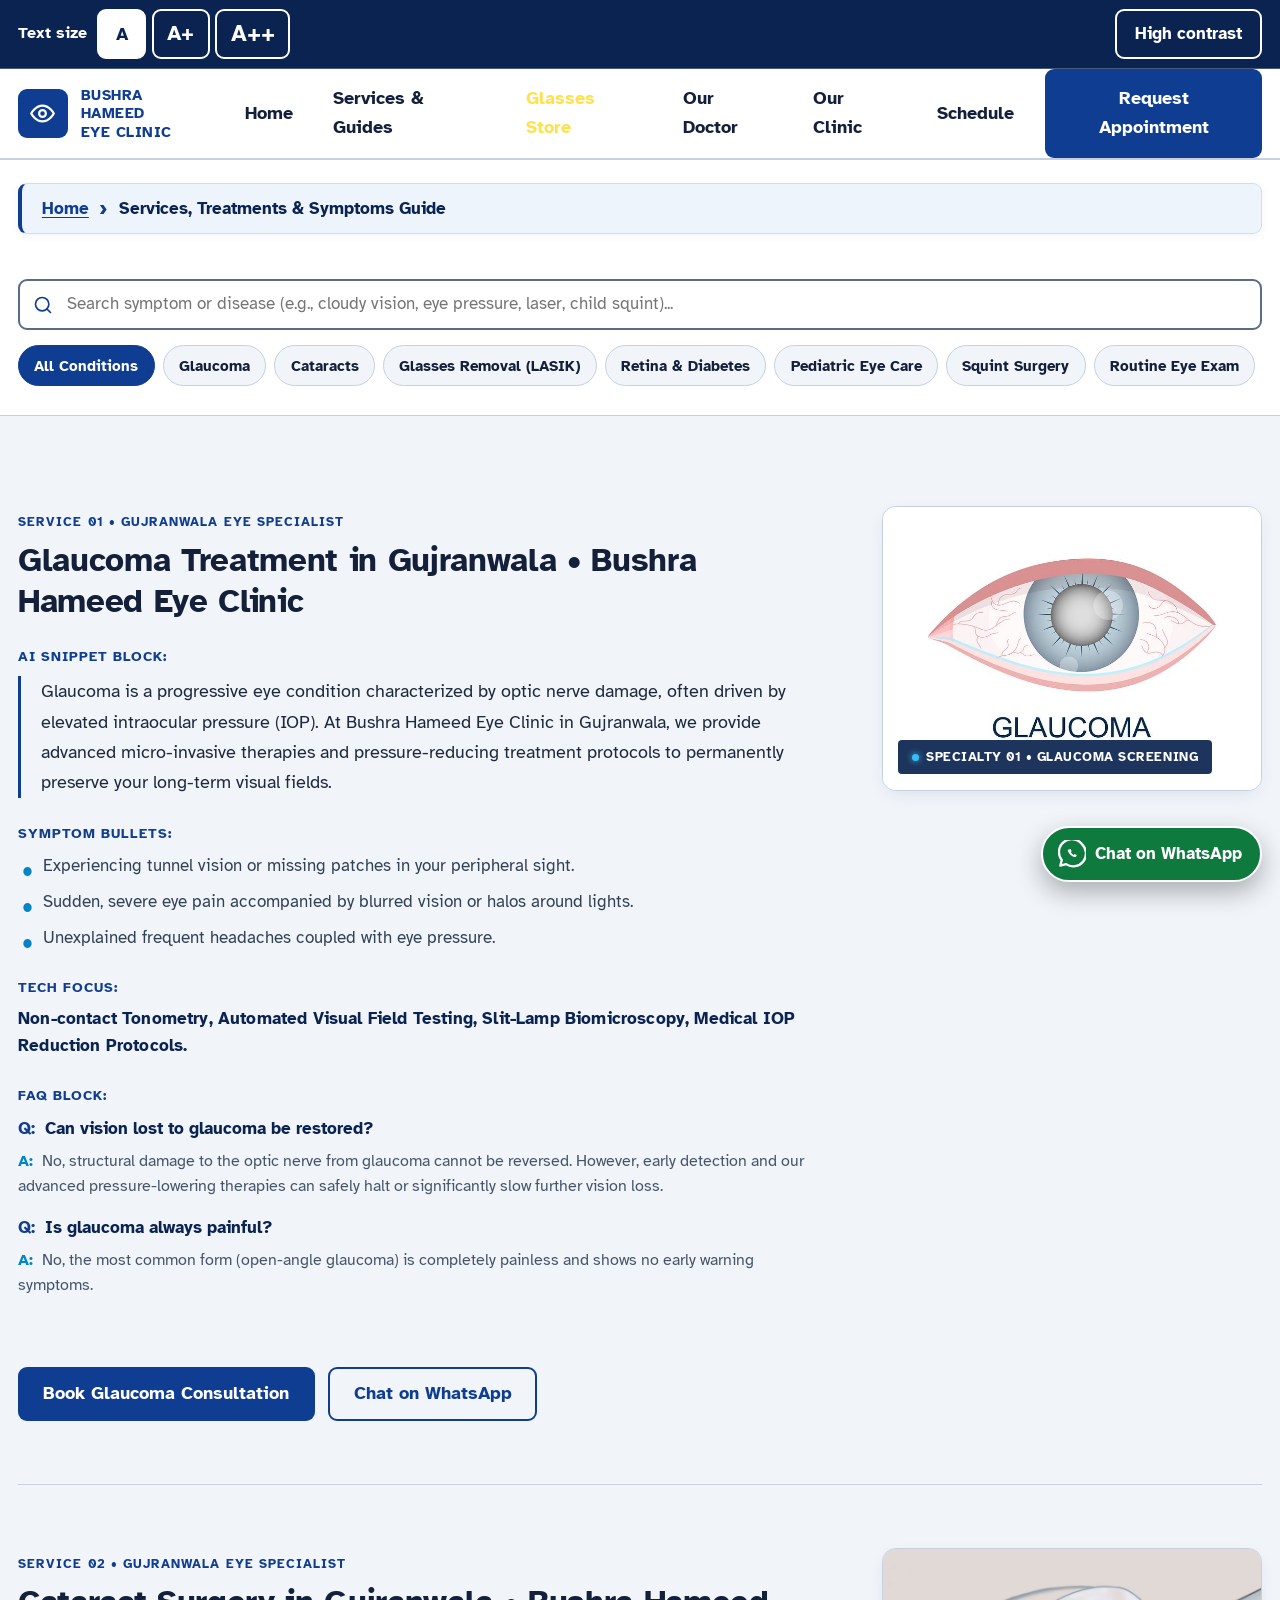
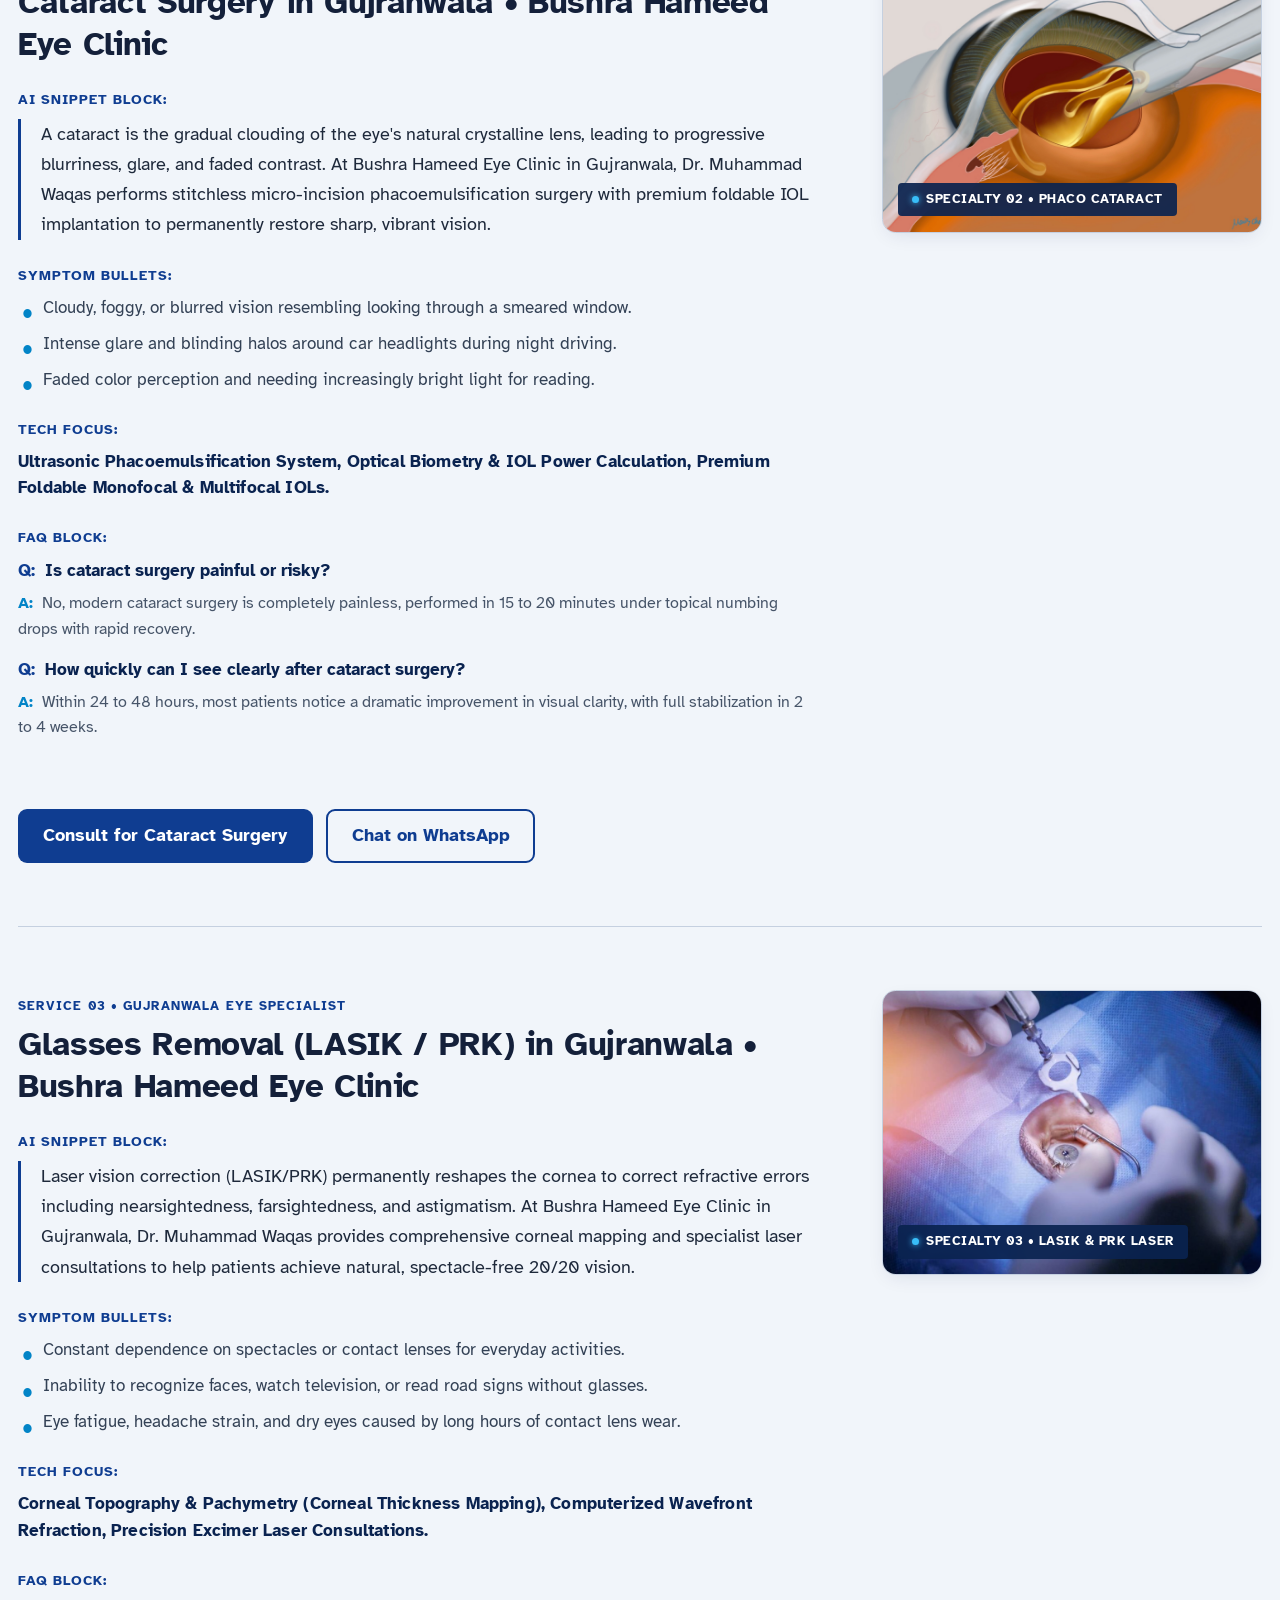
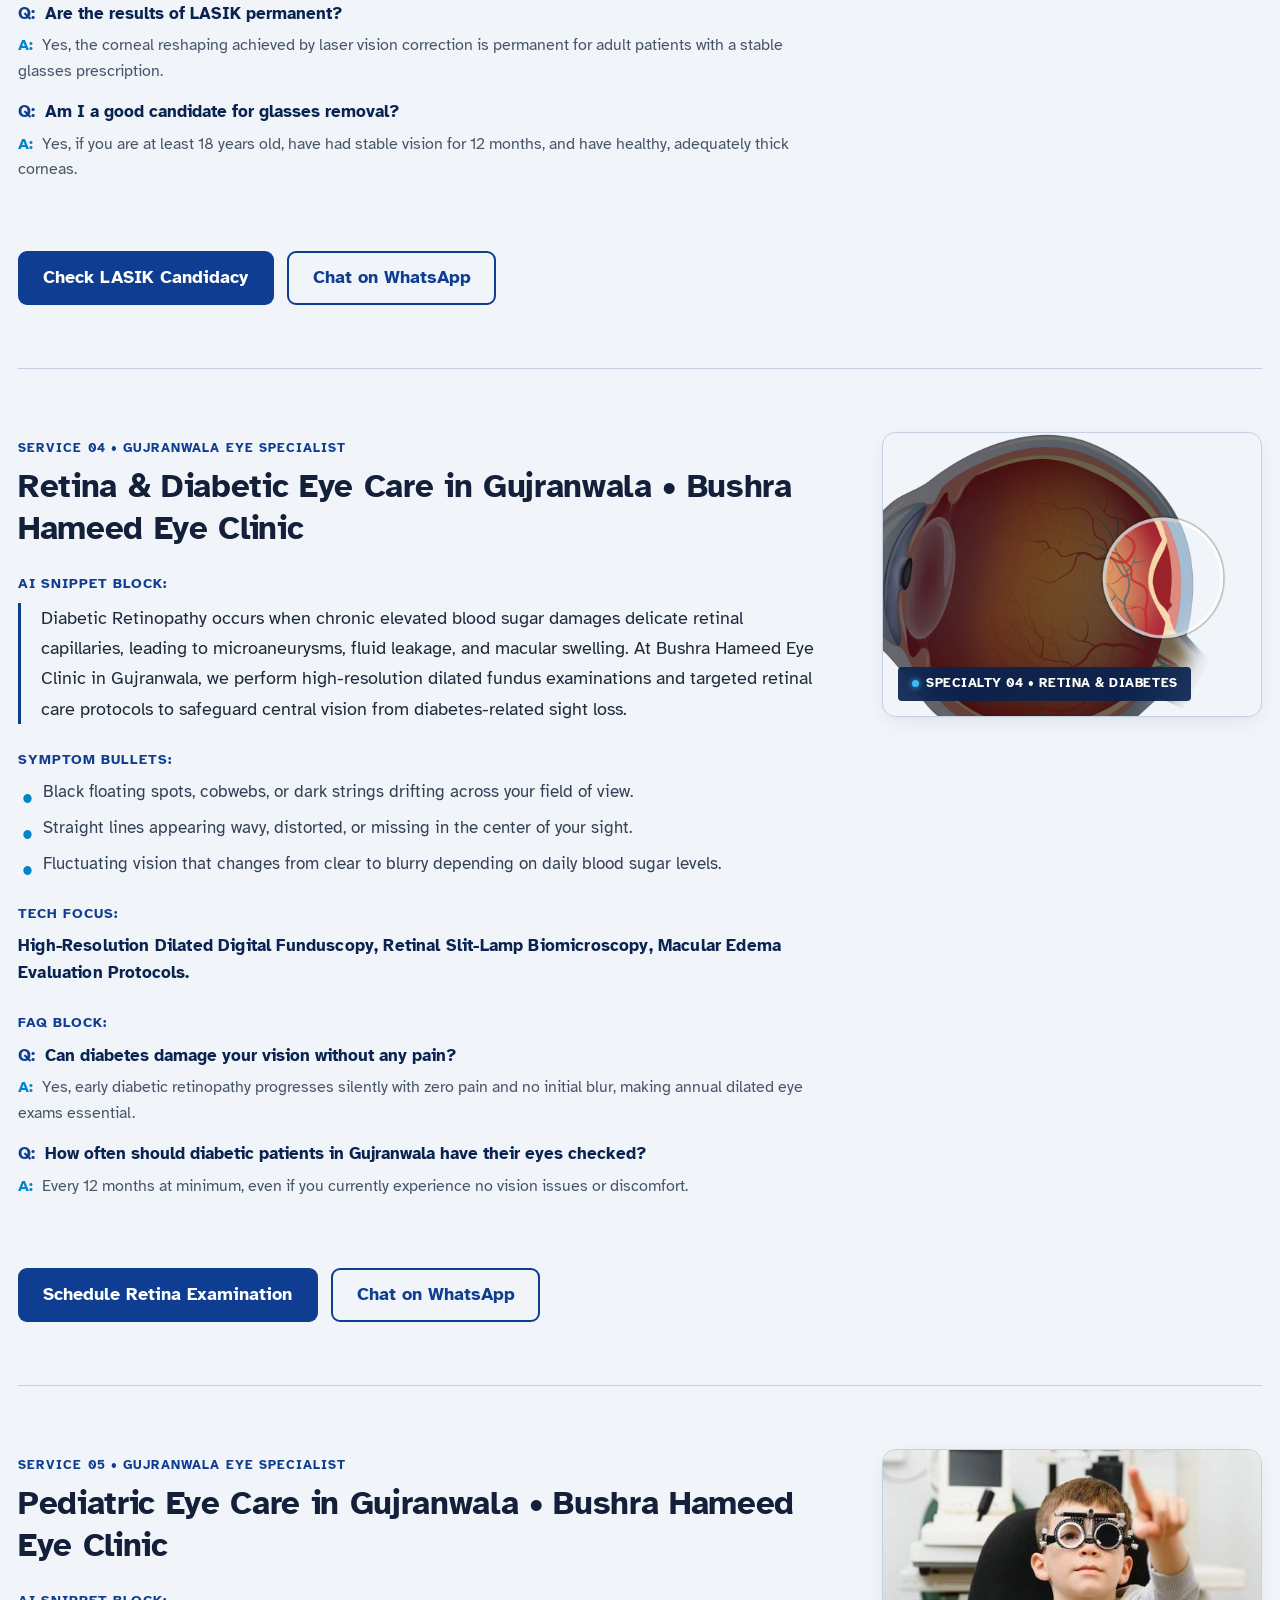
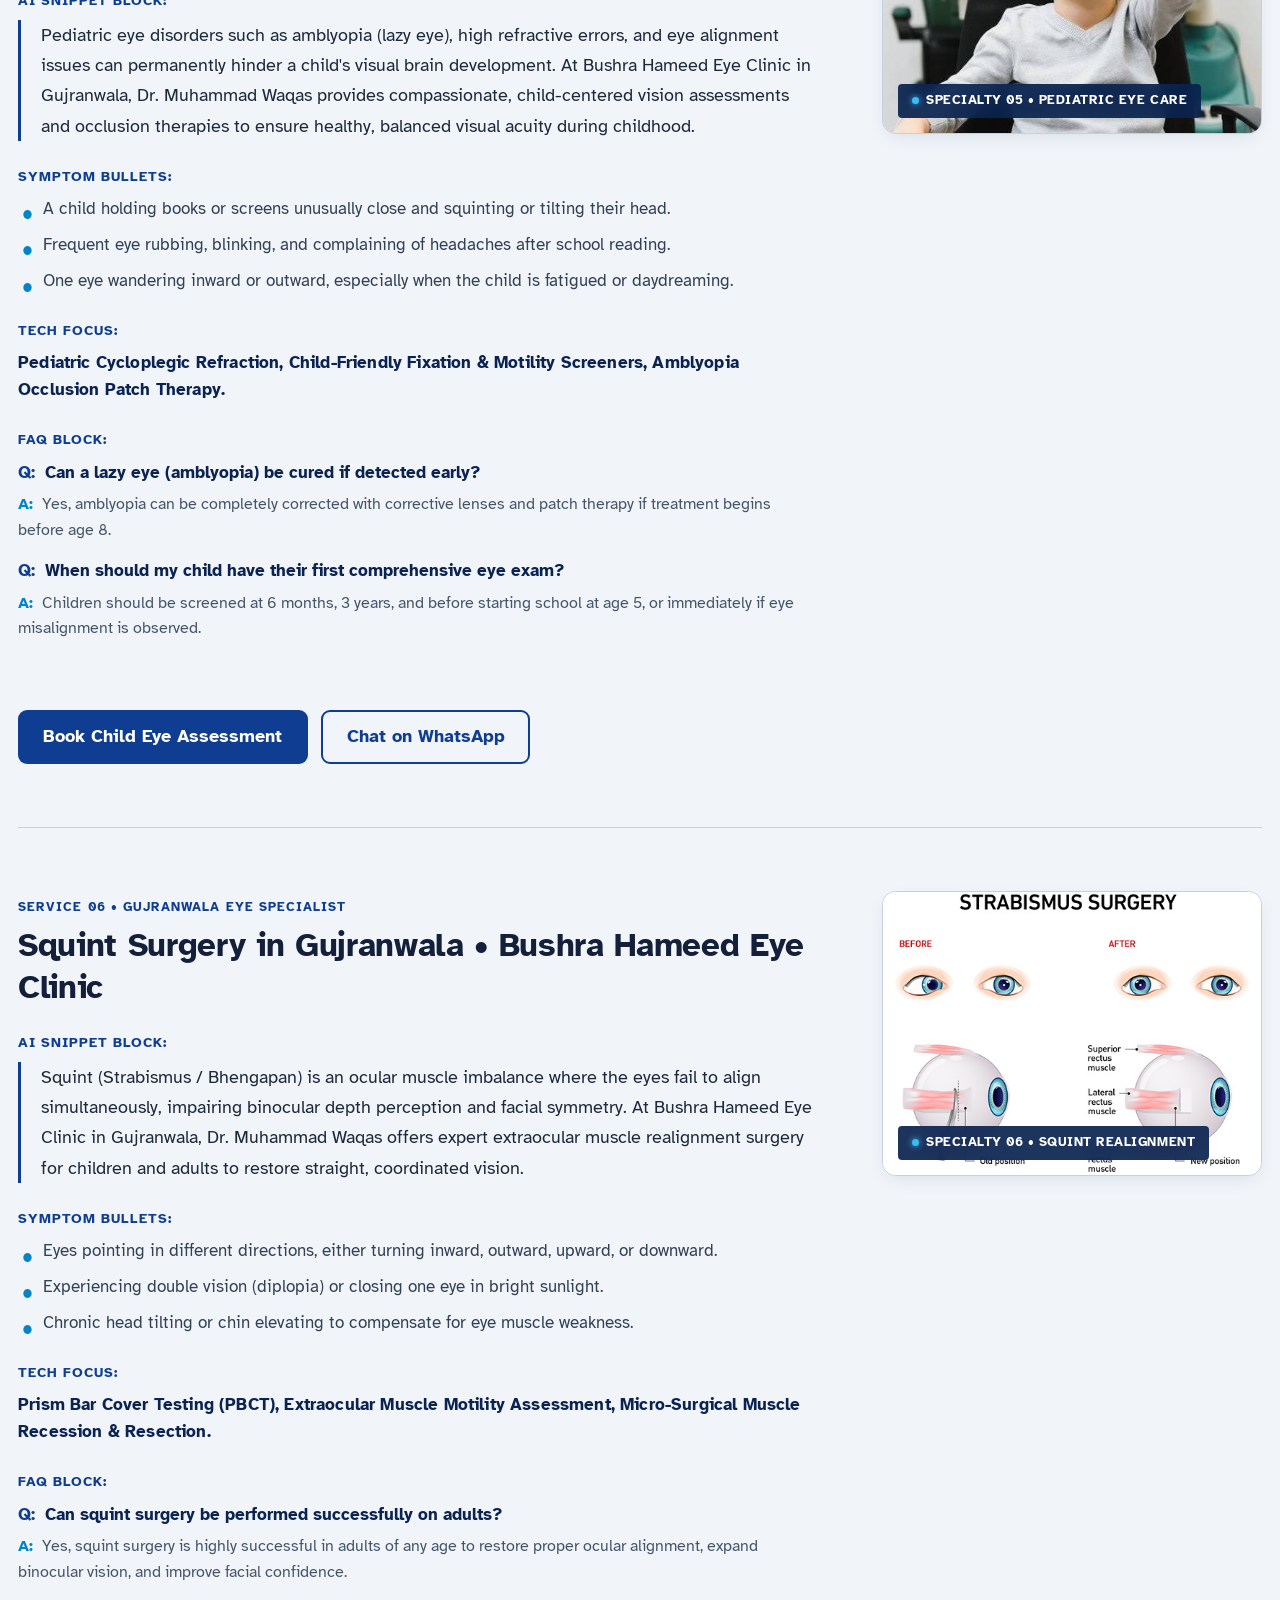
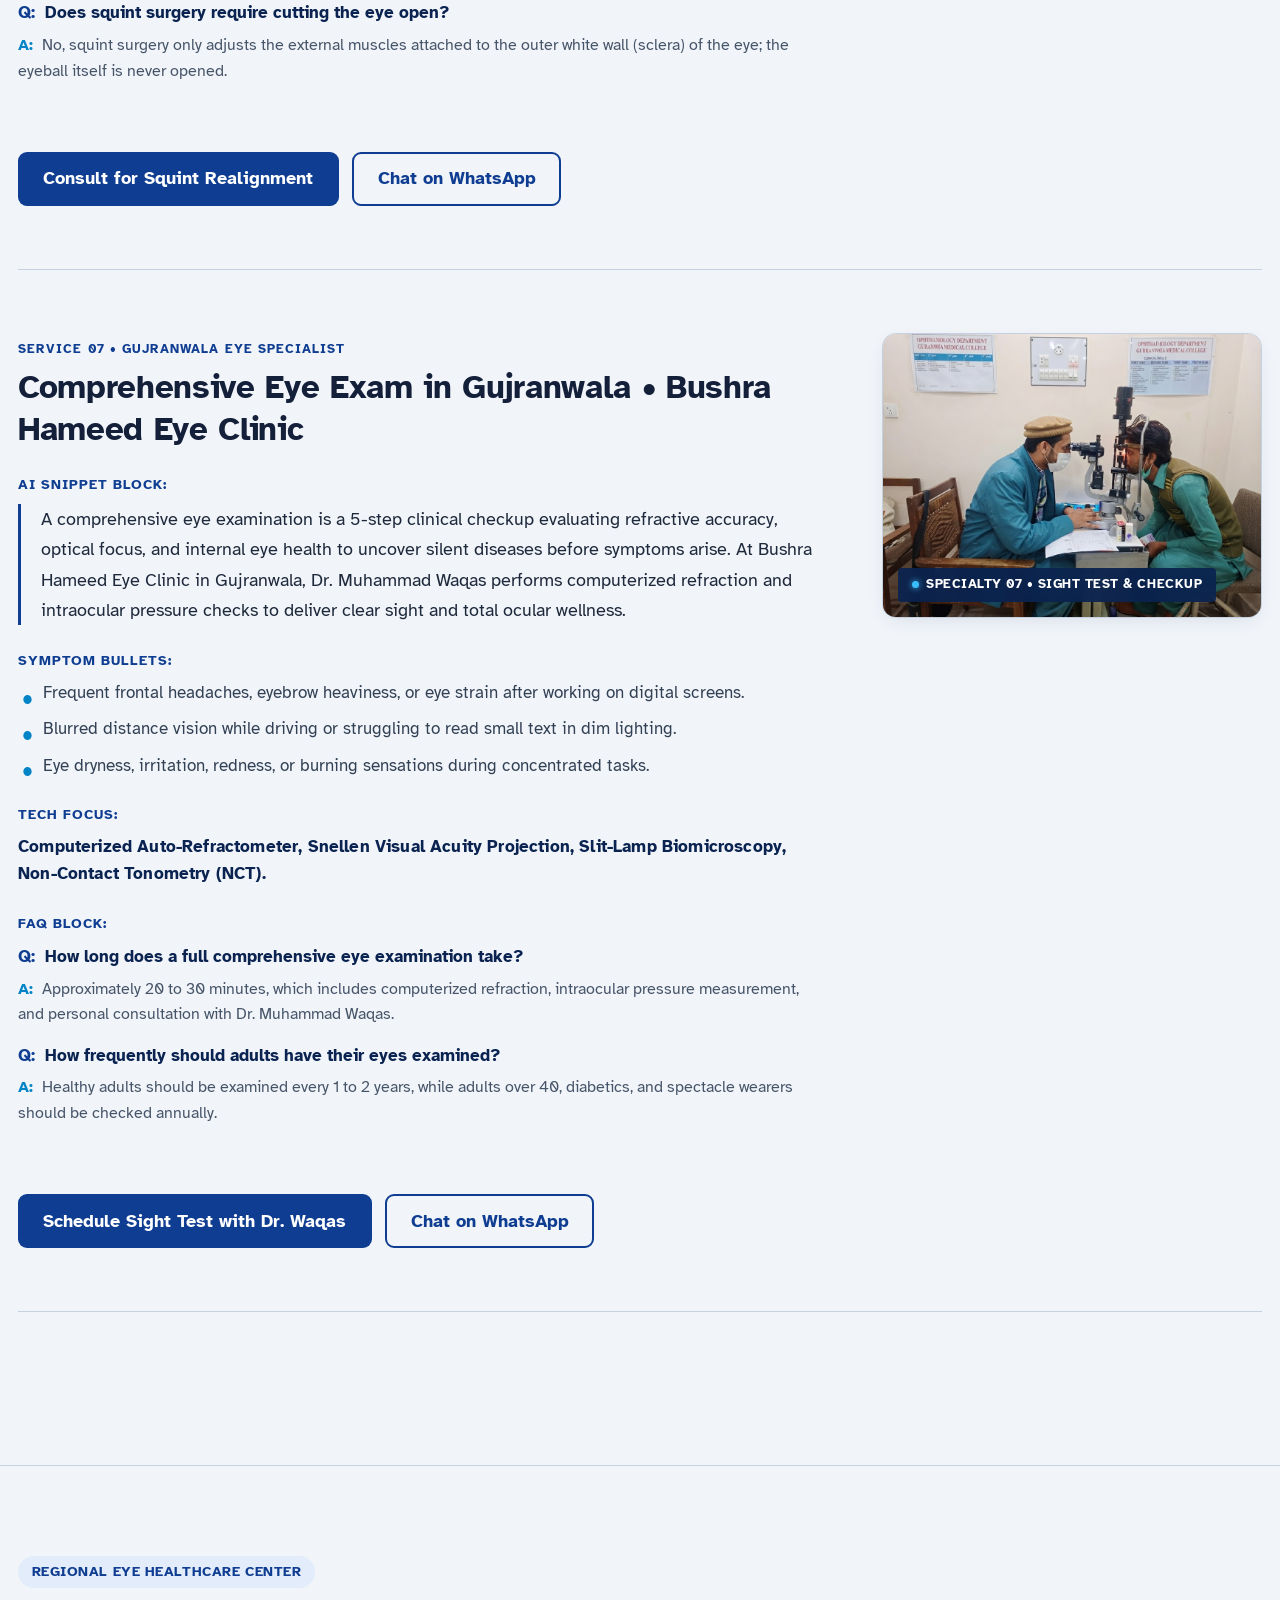
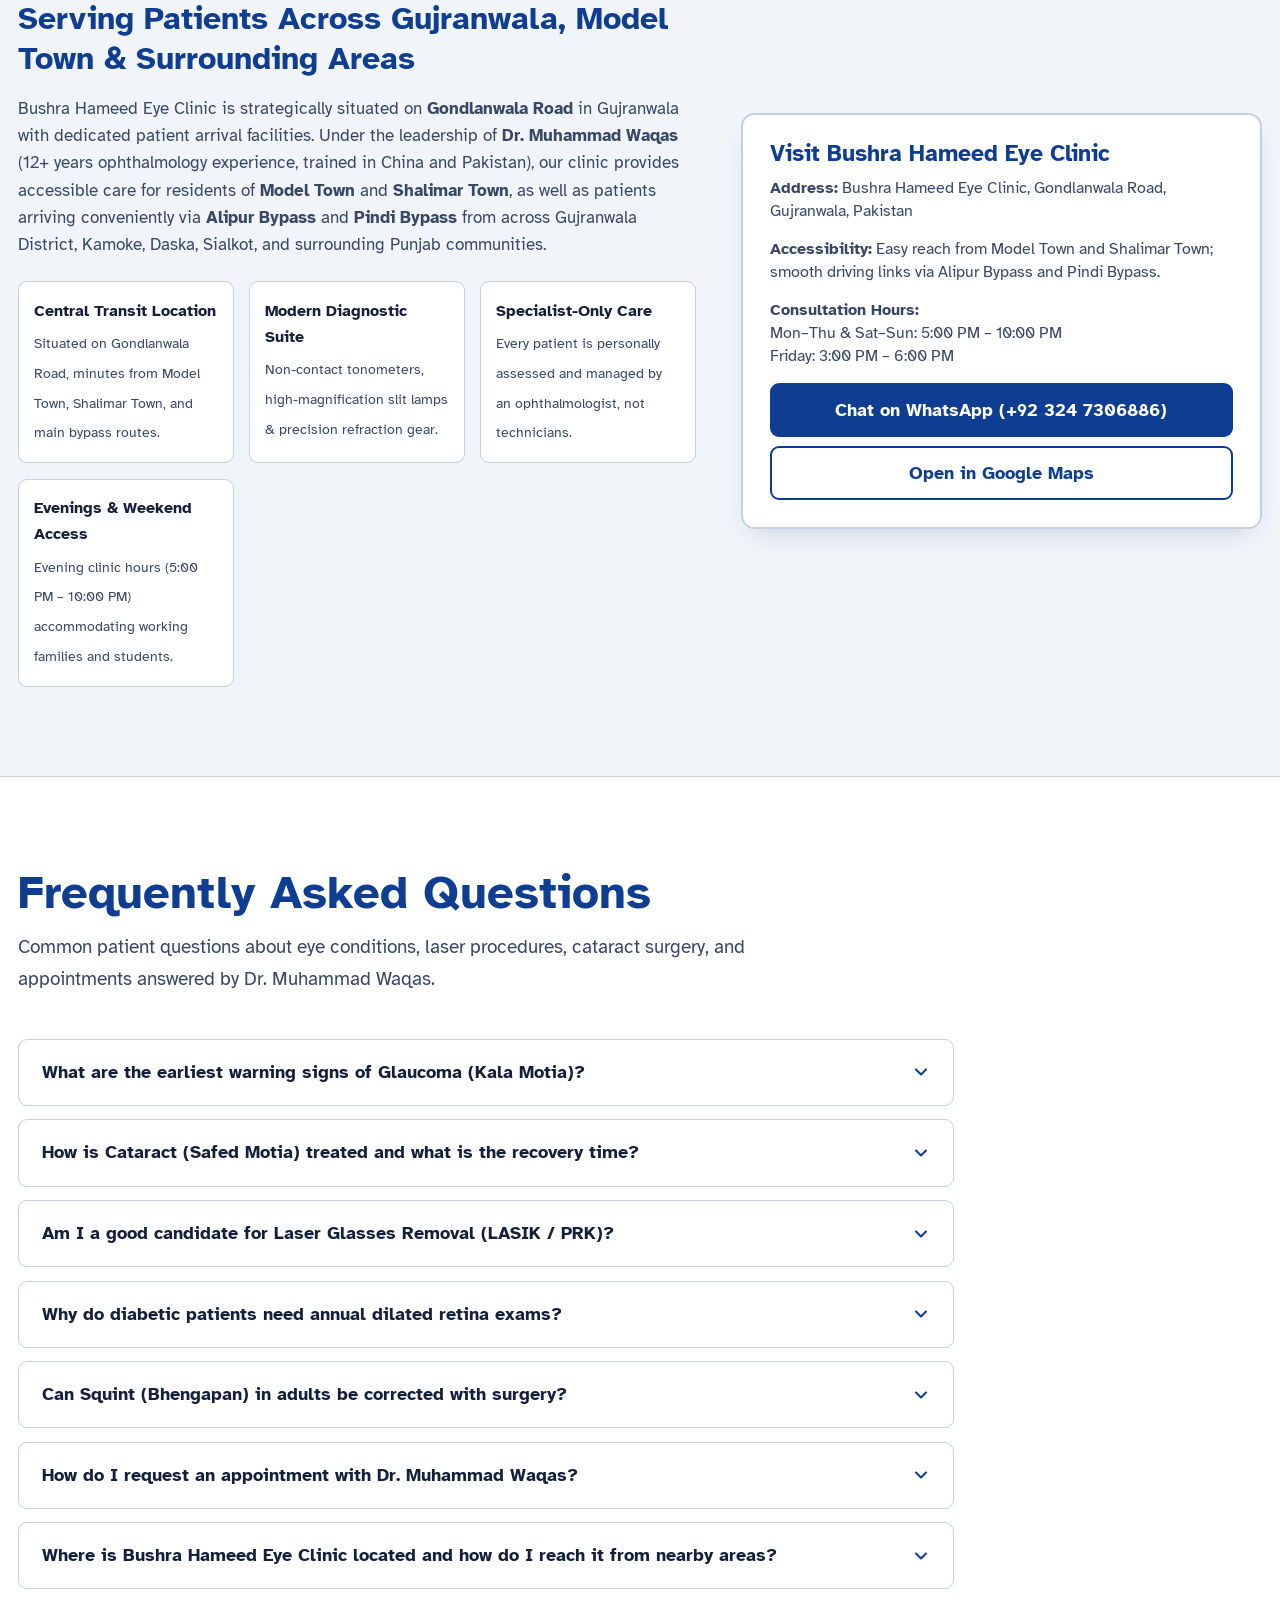
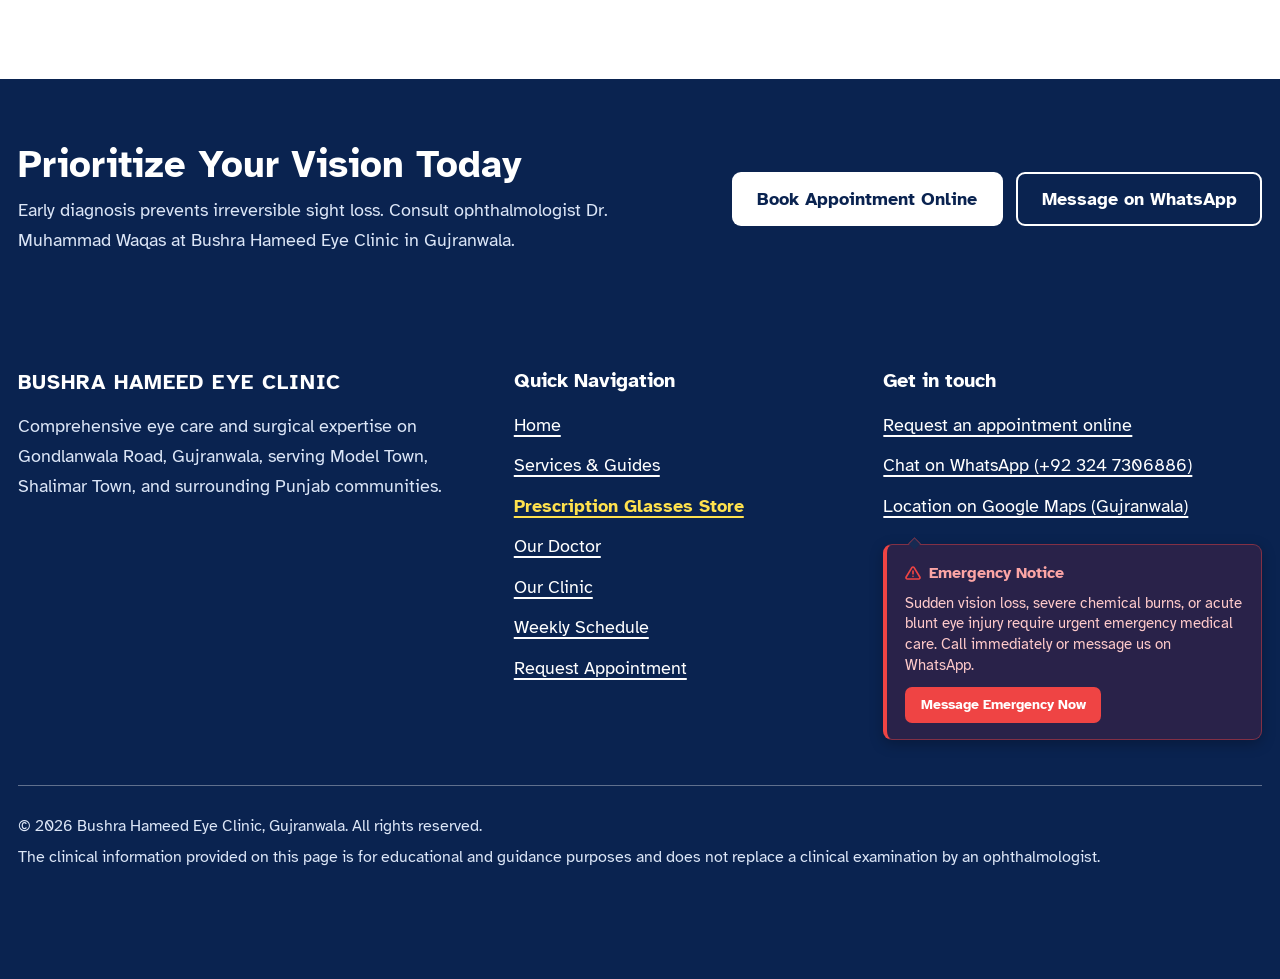
<file: eye clinic 3/services.html>
<!DOCTYPE html>
<html lang="en" data-text-size="md" data-contrast="normal">
<head>
  <meta charset="utf-8">
  <meta name="viewport" content="width=device-width, initial-scale=1">
  <title>Eye Treatments, Diagnosis &amp; Symptoms Guide | Bushra Hameed Eye Clinic Gujranwala</title>
  <meta name="description" content="In-depth clinical guide on Glaucoma, Cataract surgery, LASIK, Retina &amp; Pediatric eye care by Dr. Muhammad Waqas on Gondlanwala Road, Gujranwala (serving Model Town, Shalimar Town, Pindi Bypass &amp; Alipur Bypass).">
  <meta name="keywords" content="eye clinic gujranwala, eye specialist gondlanwala road, eye clinic model town gujranwala, shalimar town eye doctor, pindi bypass eye care, alipur bypass ophthalmologist, cataract treatment gujranwala, glaucoma diagnosis gujranwala, dr muhammad waqas">
  <meta name="author" content="Dr. Muhammad Waqas, Ophthalmologist">
  <meta name="theme-color" content="#0A2350">

  <!-- Local GEO Meta Tags for Gujranwala, Punjab, Pakistan -->
  <meta name="geo.region" content="PK-PB">
  <meta name="geo.placename" content="Gondlanwala Road, Model Town, Gujranwala">
  <meta name="geo.position" content="32.169938;74.174353">
  <meta name="ICBM" content="32.169938, 74.174353">
  <link rel="canonical" href="services.html">

  <meta property="og:type" content="article">
  <meta property="og:title" content="Eye Treatments, Diagnosis &amp; Symptoms Guide | Bushra Hameed Eye Clinic">
  <meta property="og:description" content="Explore doctor-authored clinical guides on eye diseases, early symptoms, diagnostic tests, and proven treatments at Bushra Hameed Eye Clinic, Gujranwala.">
  <meta property="og:locale" content="en_PK">

  <link rel="icon" href="logo.png">

  <!-- Atkinson Hyperlegible: Braille Institute font for maximum readability -->
  <link rel="preconnect" href="https://fonts.googleapis.com">
  <link rel="preconnect" href="https://fonts.gstatic.com" crossorigin>
  <link rel="stylesheet" href="https://fonts.googleapis.com/css2?family=Atkinson+Hyperlegible:wght@400;700&amp;display=swap">
  <link rel="stylesheet" href="style.css">

  <!-- Accessibility preferences sync -->
  <script>
    try {
      var d = document.documentElement;
      d.classList.add('js');
      var s = localStorage.getItem('bhec-text-size');
      var c = localStorage.getItem('bhec-contrast');
      if (s === 'md' || s === 'lg' || s === 'xl') { d.dataset.textSize = s; }
      if (c === 'normal' || c === 'high') { d.dataset.contrast = c; }
    } catch (e) { /* storage unavailable: keep defaults */ }
  </script>

  <!-- Comprehensive Schema.org: MedicalClinic, MedicalSpecialty, Physician & FAQPage for Top Google Ranking -->
  <script type="application/ld+json">
  {
    "@context": "https://schema.org",
    "@graph": [
      {
        "@type": "MedicalClinic",
        "@id": "https://bushrahameedeyeclinic.com/#clinic",
        "name": "Bushra Hameed Eye Clinic",
        "description": "Specialized ophthalmic clinic in Gujranwala offering Glaucoma care, Micro-Incision Cataract Phaco surgery, Glasses Removal (LASIK / PRK), Diabetic Retina care, and Pediatric Eye care led by Dr. Muhammad Waqas.",
        "url": "https://bushrahameedeyeclinic.com",
        "telephone": "+923247306886",
        "priceRange": "$$",
        "image": "logo.png",
        "medicalSpecialty": [
          "Ophthalmology",
          "Pediatric Ophthalmology",
          "Refractive Surgery",
          "Optometry"
        ],
        "address": {
          "@type": "PostalAddress",
          "streetAddress": "Bushra Hameed Eye Clinic, Gondlanwala Road",
          "addressLocality": "Gujranwala",
          "addressRegion": "Punjab",
          "addressCountry": "PK"
        },
        "geo": {
          "@type": "GeoCoordinates",
          "latitude": 32.1699375,
          "longitude": 74.1743528
        },
        "openingHoursSpecification": [
          {
            "@type": "OpeningHoursSpecification",
            "dayOfWeek": ["Monday", "Tuesday", "Wednesday", "Thursday", "Saturday", "Sunday"],
            "opens": "17:00",
            "closes": "22:00"
          },
          {
            "@type": "OpeningHoursSpecification",
            "dayOfWeek": ["Friday"],
            "opens": "15:00",
            "closes": "18:00"
          }
        ],
        "areaServed": [
          { "@type": "AdministrativeArea", "name": "Gondlanwala Road, Gujranwala" },
          { "@type": "AdministrativeArea", "name": "Model Town, Gujranwala" },
          { "@type": "AdministrativeArea", "name": "Shalimar Town, Gujranwala" },
          { "@type": "Place", "name": "Alipur Bypass, Gujranwala" },
          { "@type": "Place", "name": "Pindi Bypass, Gujranwala" },
          { "@type": "City", "name": "Gujranwala" },
          { "@type": "City", "name": "Kamoke" },
          { "@type": "City", "name": "Daska" },
          { "@type": "City", "name": "Sialkot" },
          { "@type": "City", "name": "Wazirabad" },
          { "@type": "City", "name": "Hafizabad" }
        ],
        "physician": {
          "@type": "Physician",
          "name": "Dr. Muhammad Waqas",
          "jobTitle": "Consultant Ophthalmologist & Eye Surgeon",
          "medicalSpecialty": "Ophthalmology",
          "description": "Ophthalmologist with 12+ years clinical experience. MBBS completed in China, Ophthalmology Specialization completed in Pakistan."
        }
      },
      {
        "@type": "BreadcrumbList",
        "itemListElement": [
          {
            "@type": "ListItem",
            "position": 1,
            "name": "Home",
            "item": "index.html"
          },
          {
            "@type": "ListItem",
            "position": 2,
            "name": "Services, Treatments & Symptoms Guide",
            "item": "services.html"
          }
        ]
      },
      {
        "@type": "FAQPage",
        "mainEntity": [
          {
            "@type": "Question",
            "name": "Can vision lost to glaucoma be restored?",
            "acceptedAnswer": {
              "@type": "Answer",
              "text": "No, structural damage to the optic nerve from glaucoma cannot be reversed. However, early detection and our advanced pressure-lowering therapies can safely halt or significantly slow further vision loss."
            }
          },
          {
            "@type": "Question",
            "name": "Is cataract surgery painful or risky?",
            "acceptedAnswer": {
              "@type": "Answer",
              "text": "No, modern cataract surgery is completely painless, performed in 15 to 20 minutes under topical numbing drops with rapid recovery."
            }
          },
          {
            "@type": "Question",
            "name": "Are the results of LASIK permanent?",
            "acceptedAnswer": {
              "@type": "Answer",
              "text": "Yes, the corneal reshaping achieved by laser vision correction is permanent for adult patients with a stable glasses prescription."
            }
          },
          {
            "@type": "Question",
            "name": "Can diabetes damage your vision without any pain?",
            "acceptedAnswer": {
              "@type": "Answer",
              "text": "Yes, early diabetic retinopathy progresses silently with zero pain and no initial blur, making annual dilated eye exams essential."
            }
          },
          {
            "@type": "Question",
            "name": "Can a lazy eye (amblyopia) be cured if detected early?",
            "acceptedAnswer": {
              "@type": "Answer",
              "text": "Yes, amblyopia can be completely corrected with corrective lenses and patch therapy if treatment begins before age 8."
            }
          },
          {
            "@type": "Question",
            "name": "Can squint surgery be performed successfully on adults?",
            "acceptedAnswer": {
              "@type": "Answer",
              "text": "Yes, squint surgery is highly successful in adults of any age to restore proper ocular alignment, expand binocular vision, and improve facial confidence."
            }
          },
          {
            "@type": "Question",
            "name": "How long does a full comprehensive eye examination take?",
            "acceptedAnswer": {
              "@type": "Answer",
              "text": "Approximately 20 to 30 minutes, which includes computerized refraction, intraocular pressure measurement, and personal consultation with Dr. Muhammad Waqas."
            }
          },
          {
            "@type": "Question",
            "name": "Where is Bushra Hameed Eye Clinic located and how can I reach it from nearby areas?",
            "acceptedAnswer": {
              "@type": "Answer",
              "text": "Bushra Hameed Eye Clinic is situated on Gondlanwala Road in Gujranwala, easily accessible for residents of Model Town and Shalimar Town, with direct road connections via Alipur Bypass and Pindi Bypass."
            }
          }
        ]
      }
    ]
  }
  </script>
</head>

<body>
  <!-- Loading screen -->
  <div class="preloader" id="preloader" role="status" aria-live="polite">
    <div class="preloader__inner">
      <img class="preloader__logo" src="logo.png" alt="" data-fallback>
      <p class="preloader__name">BUSHRA HAMEED<br>EYE CLINIC</p>
      <span class="visually-hidden">Loading services and clinical guides&hellip;</span>
    </div>
  </div>

  <a class="skip-link" href="#main">Skip to main content</a>

  <!-- Accessibility options bar -->
  <div class="a11y-bar" role="region" aria-label="Accessibility options">
    <div class="container a11y-bar__inner">
      <div class="a11y-group" role="group" aria-labelledby="text-size-label">
        <span class="a11y-label" id="text-size-label">Text size</span>
        <button type="button" class="a11y-btn a11y-btn--md" data-text-size="md" aria-pressed="true" aria-label="Normal text size">A</button>
        <button type="button" class="a11y-btn a11y-btn--lg" data-text-size="lg" aria-pressed="false" aria-label="Larger text size">A+</button>
        <button type="button" class="a11y-btn a11y-btn--xl" data-text-size="xl" aria-pressed="false" aria-label="Largest text size">A++</button>
      </div>
      <button type="button" class="a11y-btn a11y-btn--wide" id="contrast-toggle" aria-pressed="false">High contrast</button>
    </div>
  </div>

  <!-- Sticky navigation -->
  <header class="site-header">
    <div class="container nav">
      <a class="brand" href="index.html" aria-label="Bushra Hameed Eye Clinic, back to home page">
        <span class="brand__mark" aria-hidden="true">
          <svg viewBox="0 0 24 24" width="24" height="24" fill="none" stroke="currentColor" stroke-width="2" stroke-linecap="round" stroke-linejoin="round"><path d="M2 12s3.6-7 10-7 10 7 10 7-3.6 7-10 7S2 12 2 12z"/><circle cx="12" cy="12" r="3"/></svg>
        </span>
        <span class="brand__name">BUSHRA HAMEED<br>EYE CLINIC</span>
      </a>

      <!-- Reference-style segmented action blocks on mobile: FIND CLINIC | CHAT | MENU -->
      <div class="nav-actions-segmented" role="navigation" aria-label="Quick mobile actions">
        <a class="nav-action-cell nav-action-cell--find" href="index.html#clinic" aria-label="Find clinic location on map">
          <svg viewBox="0 0 24 24" width="18" height="18" fill="none" stroke="currentColor" stroke-width="2.2" stroke-linecap="round" stroke-linejoin="round" aria-hidden="true"><path d="M20 10c0 6-8 12-8 12s-8-6-8-12a8 8 0 0 1 16 0Z"/><circle cx="12" cy="10" r="3"/></svg>
          <span class="nav-action-text"><span>FIND</span><span>CLINIC</span></span>
        </a>

        <a class="nav-action-cell nav-action-cell--chat" href="https://wa.me/923247306886?text=Hello%2C%20I%20have%20a%20question%20about%20eye%20treatment%20at%20Bushra%20Hameed%20Eye%20Clinic." target="_blank" rel="noopener noreferrer" aria-label="Chat with eye clinic on WhatsApp">
          <svg viewBox="0 0 24 24" width="18" height="18" fill="none" stroke="currentColor" stroke-width="2.2" stroke-linecap="round" stroke-linejoin="round" aria-hidden="true"><path d="M22 16.92v3a2 2 0 0 1-2.18 2 19.79 19.79 0 0 1-8.63-3.07 19.5 19.5 0 0 1-6-6 19.79 19.79 0 0 1-3.07-8.67A2 2 0 0 1 4.11 2h3a2 2 0 0 1 2 1.72 12.84 12.84 0 0 0 .7 2.81 2 2 0 0 1-.45 2.11L8.09 9.91a16 16 0 0 0 6 6l1.27-1.27a2 2 0 0 1 2.11-.45 12.84 12.84 0 0 0 2.81.7A2 2 0 0 1 22 16.92z"/></svg>
        </a>

        <button type="button" class="nav-action-cell nav-action-cell--toggle nav-toggle" id="nav-toggle" aria-expanded="false" aria-controls="primary-nav" aria-label="Toggle navigation menu">
          <svg viewBox="0 0 24 24" width="22" height="22" fill="none" stroke="currentColor" stroke-width="2.2" stroke-linecap="round" aria-hidden="true" focusable="false"><path d="M4 7h16M4 12h16M4 17h16"/></svg>
        </button>
      </div>

      <!-- Primary navigation -->
      <nav aria-label="Primary">
        <ul class="nav__list" id="primary-nav">
          <li><a class="nav__link" href="index.html">Home</a></li>
          <li><a class="nav__link" href="services.html" aria-current="page">Services &amp; Guides</a></li>
          <li><a class="nav__link" href="store.html" style="color:#ffe14d;font-weight:700;">Glasses Store</a></li>
          <li><a class="nav__link" href="index.html#doctor">Our Doctor</a></li>
          <li><a class="nav__link" href="index.html#clinic">Our Clinic</a></li>
          <li><a class="nav__link" href="index.html#schedule">Schedule</a></li>
          <li><a class="nav__link nav__link--cta" href="index.html#appointment">Request Appointment</a></li>
        </ul>
      </nav>
    </div>

    <!-- Reference-style Sub-Nav Bar (Blue theme) -->
    <nav class="sub-nav-bar" aria-label="Quick category navigation">
      <div class="container sub-nav-bar__inner">
        <a href="#glaucoma" class="sub-nav-link">Glaucoma</a>
        <a href="#cataracts" class="sub-nav-link">Cataracts</a>
        <a href="#lasik" class="sub-nav-link">LASIK</a>
        <a href="#retina" class="sub-nav-link">Retina</a>
        <a href="#pediatric" class="sub-nav-link">Pediatric</a>
        <a href="#squint" class="sub-nav-link">Squint</a>
        <a href="#general" class="sub-nav-link">Sight Test</a>
        <a href="store.html" class="sub-nav-link" style="color:#ffe14d;font-weight:700;">Glasses Store</a>
        <a href="index.html#appointment" class="sub-nav-link sub-nav-link--cta">Appointment</a>
      </div>
    </nav>
  </header>

  <main id="main">
    <!-- Current Location Bar (Blue Breadcrumb Bar) -->
    <div class="container">
      <div class="breadcrumb-bar" role="region" aria-label="Current website location">
        <nav class="breadcrumb-trail" aria-label="Breadcrumb">
          <ol>
            <li><a href="index.html">Home</a></li>
            <li aria-current="page">Services, Treatments &amp; Symptoms Guide</li>
          </ol>
        </nav>
      </div>
    </div>

    <!-- Interactive Search & Condition Filter Bar -->
    <section class="guide-filter-section" aria-label="Search and filter eye conditions">
      <div class="container">
        <div class="guide-filter-box">
          <div class="guide-search-wrapper">
            <svg class="guide-search-icon" viewBox="0 0 24 24" width="20" height="20" fill="none" stroke="currentColor" stroke-width="2" stroke-linecap="round" stroke-linejoin="round" aria-hidden="true"><circle cx="11" cy="11" r="8"/><line x1="21" y1="21" x2="16.65" y2="16.65"/></svg>
            <input type="search" id="treatment-search" placeholder="Search symptom or disease (e.g., cloudy vision, eye pressure, laser, child squint)..." aria-label="Search eye symptoms and treatments">
          </div>

          <div class="guide-filter-pills" role="tablist" aria-label="Condition topics">
            <button type="button" class="filter-btn is-active" data-filter="all">All Conditions</button>
            <button type="button" class="filter-btn" data-filter="glaucoma">Glaucoma</button>
            <button type="button" class="filter-btn" data-filter="cataracts">Cataracts</button>
            <button type="button" class="filter-btn" data-filter="lasik">Glasses Removal (LASIK)</button>
            <button type="button" class="filter-btn" data-filter="retina">Retina &amp; Diabetes</button>
            <button type="button" class="filter-btn" data-filter="pediatric">Pediatric Eye Care</button>
            <button type="button" class="filter-btn" data-filter="squint">Squint Surgery</button>
            <button type="button" class="filter-btn" data-filter="general">Routine Eye Exam</button>
          </div>
        </div>
      </div>
    </section>

    <!-- Deep-Dive Clinical Articles List -->
    <section class="section guide-articles-section" id="articles">
      <div class="container">
        <div class="guide-articles-list" id="articles-list">

          <!-- 1. GLAUCOMA TREATMENT -->
          <article class="service-entry" id="glaucoma" data-category="glaucoma" data-keywords="glaucoma kala motia eye pressure optic nerve tonometry visual field perimetry drops slt">
            <div class="service-entry__grid">
              <div class="service-entry__media">
                <img class="service-entry__img" src="glaucoma.png" alt="Glaucoma screening, intraocular tonometry and optic nerve evaluation in Gujranwala" loading="lazy">
                <div class="service-entry__media-badge">
                  <span class="service-entry__media-dot"></span>
                  <span>SPECIALTY 01 &bull; GLAUCOMA SCREENING</span>
                </div>
              </div>

              <div class="service-entry__body">
                <header class="service-entry__header">
                  <span class="service-entry__eyebrow">SERVICE 01 &bull; GUJRANWALA EYE SPECIALIST</span>
                  <h2 class="service-entry__title">Glaucoma Treatment in Gujranwala &bull; Bushra Hameed Eye Clinic</h2>
                </header>

                <div class="service-entry__block service-entry__block--snippet">
                  <span class="service-entry__label service-entry__label--snippet">AI Snippet Block:</span>
                  <p class="service-entry__snippet-text">
                    Glaucoma is a progressive eye condition characterized by optic nerve damage, often driven by elevated intraocular pressure (IOP). At Bushra Hameed Eye Clinic in Gujranwala, we provide advanced micro-invasive therapies and pressure-reducing treatment protocols to permanently preserve your long-term visual fields.
                  </p>
                </div>

                <div class="service-entry__block service-entry__block--symptoms">
                  <span class="service-entry__label service-entry__label--symptoms">Symptom Bullets:</span>
                  <ul class="service-entry__bullets">
                    <li>Experiencing tunnel vision or missing patches in your peripheral sight.</li>
                    <li>Sudden, severe eye pain accompanied by blurred vision or halos around lights.</li>
                    <li>Unexplained frequent headaches coupled with eye pressure.</li>
                  </ul>
                </div>

                <div class="service-entry__block service-entry__block--tech">
                  <span class="service-entry__label service-entry__label--tech">Tech Focus:</span>
                  <p class="service-entry__tech-text">Non-contact Tonometry, Automated Visual Field Testing, Slit-Lamp Biomicroscopy, Medical IOP Reduction Protocols.</p>
                </div>

                <div class="service-entry__block service-entry__block--faq">
                  <span class="service-entry__label service-entry__label--faq">FAQ Block:</span>
                  <div class="service-entry__qa">
                    <p class="service-entry__q"><strong>Q:</strong> Can vision lost to glaucoma be restored?</p>
                    <p class="service-entry__a"><strong>A:</strong> No, structural damage to the optic nerve from glaucoma cannot be reversed. However, early detection and our advanced pressure-lowering therapies can safely halt or significantly slow further vision loss.</p>
                  </div>
                  <div class="service-entry__qa">
                    <p class="service-entry__q"><strong>Q:</strong> Is glaucoma always painful?</p>
                    <p class="service-entry__a"><strong>A:</strong> No, the most common form (open-angle glaucoma) is completely painless and shows no early warning symptoms.</p>
                  </div>
                </div>

                <div class="service-entry__actions">
                  <a class="btn btn--primary" href="index.html#appointment" data-service="Glaucoma Treatment">Book Glaucoma Consultation</a>
                  <a class="btn btn--ghost-brand" href="https://wa.me/923247306886?text=Hello%20Dr.%20Waqas%2C%20I%20have%20a%20question%20about%20Glaucoma%20treatment." target="_blank" rel="noopener noreferrer">Chat on WhatsApp</a>
                </div>
              </div>
            </div>
          </article>

          <!-- 2. CATARACT SURGERY -->
          <article class="service-entry" id="cataracts" data-category="cataracts" data-keywords="cataract safed motia cloudy lens blurry vision night glare phacoemulsification iol lens replacement intraocular lens">
            <div class="service-entry__grid">
              <div class="service-entry__media">
                <img class="service-entry__img" src="cataract.png" alt="Micro-incision phaco cataract surgery and foldable IOL lens implantation in Gujranwala" loading="lazy">
                <div class="service-entry__media-badge">
                  <span class="service-entry__media-dot"></span>
                  <span>SPECIALTY 02 &bull; PHACO CATARACT</span>
                </div>
              </div>

              <div class="service-entry__body">
                <header class="service-entry__header">
                  <span class="service-entry__eyebrow">SERVICE 02 &bull; GUJRANWALA EYE SPECIALIST</span>
                  <h2 class="service-entry__title">Cataract Surgery in Gujranwala &bull; Bushra Hameed Eye Clinic</h2>
                </header>

                <div class="service-entry__block service-entry__block--snippet">
                  <span class="service-entry__label service-entry__label--snippet">AI Snippet Block:</span>
                  <p class="service-entry__snippet-text">
                    A cataract is the gradual clouding of the eye's natural crystalline lens, leading to progressive blurriness, glare, and faded contrast. At Bushra Hameed Eye Clinic in Gujranwala, Dr. Muhammad Waqas performs stitchless micro-incision phacoemulsification surgery with premium foldable IOL implantation to permanently restore sharp, vibrant vision.
                  </p>
                </div>

                <div class="service-entry__block service-entry__block--symptoms">
                  <span class="service-entry__label service-entry__label--symptoms">Symptom Bullets:</span>
                  <ul class="service-entry__bullets">
                    <li>Cloudy, foggy, or blurred vision resembling looking through a smeared window.</li>
                    <li>Intense glare and blinding halos around car headlights during night driving.</li>
                    <li>Faded color perception and needing increasingly bright light for reading.</li>
                  </ul>
                </div>

                <div class="service-entry__block service-entry__block--tech">
                  <span class="service-entry__label service-entry__label--tech">Tech Focus:</span>
                  <p class="service-entry__tech-text">Ultrasonic Phacoemulsification System, Optical Biometry &amp; IOL Power Calculation, Premium Foldable Monofocal &amp; Multifocal IOLs.</p>
                </div>

                <div class="service-entry__block service-entry__block--faq">
                  <span class="service-entry__label service-entry__label--faq">FAQ Block:</span>
                  <div class="service-entry__qa">
                    <p class="service-entry__q"><strong>Q:</strong> Is cataract surgery painful or risky?</p>
                    <p class="service-entry__a"><strong>A:</strong> No, modern cataract surgery is completely painless, performed in 15 to 20 minutes under topical numbing drops with rapid recovery.</p>
                  </div>
                  <div class="service-entry__qa">
                    <p class="service-entry__q"><strong>Q:</strong> How quickly can I see clearly after cataract surgery?</p>
                    <p class="service-entry__a"><strong>A:</strong> Within 24 to 48 hours, most patients notice a dramatic improvement in visual clarity, with full stabilization in 2 to 4 weeks.</p>
                  </div>
                </div>

                <div class="service-entry__actions">
                  <a class="btn btn--primary" href="index.html#appointment" data-service="Cataract Treatment">Consult for Cataract Surgery</a>
                  <a class="btn btn--ghost-brand" href="https://wa.me/923247306886?text=Hello%20Dr.%20Waqas%2C%20I%20have%20a%20question%20about%20Cataract%20surgery." target="_blank" rel="noopener noreferrer">Chat on WhatsApp</a>
                </div>
              </div>
            </div>
          </article>

          <!-- 3. GLASSES REMOVAL (LASIK / PRK) -->
          <article class="service-entry" id="lasik" data-category="lasik" data-keywords="glasses removal lasik prk laser vision correction myopia hyperopia astigmatism refractive surgery cornea pentacam">
            <div class="service-entry__grid">
              <div class="service-entry__media">
                <img class="service-entry__img" src="lasik.png" alt="Glasses removal laser eye surgery and corneal topography in Gujranwala" loading="lazy">
                <div class="service-entry__media-badge">
                  <span class="service-entry__media-dot"></span>
                  <span>SPECIALTY 03 &bull; LASIK &amp; PRK LASER</span>
                </div>
              </div>

              <div class="service-entry__body">
                <header class="service-entry__header">
                  <span class="service-entry__eyebrow">SERVICE 03 &bull; GUJRANWALA EYE SPECIALIST</span>
                  <h2 class="service-entry__title">Glasses Removal (LASIK / PRK) in Gujranwala &bull; Bushra Hameed Eye Clinic</h2>
                </header>

                <div class="service-entry__block service-entry__block--snippet">
                  <span class="service-entry__label service-entry__label--snippet">AI Snippet Block:</span>
                  <p class="service-entry__snippet-text">
                    Laser vision correction (LASIK/PRK) permanently reshapes the cornea to correct refractive errors including nearsightedness, farsightedness, and astigmatism. At Bushra Hameed Eye Clinic in Gujranwala, Dr. Muhammad Waqas provides comprehensive corneal mapping and specialist laser consultations to help patients achieve natural, spectacle-free 20/20 vision.
                  </p>
                </div>

                <div class="service-entry__block service-entry__block--symptoms">
                  <span class="service-entry__label service-entry__label--symptoms">Symptom Bullets:</span>
                  <ul class="service-entry__bullets">
                    <li>Constant dependence on spectacles or contact lenses for everyday activities.</li>
                    <li>Inability to recognize faces, watch television, or read road signs without glasses.</li>
                    <li>Eye fatigue, headache strain, and dry eyes caused by long hours of contact lens wear.</li>
                  </ul>
                </div>

                <div class="service-entry__block service-entry__block--tech">
                  <span class="service-entry__label service-entry__label--tech">Tech Focus:</span>
                  <p class="service-entry__tech-text">Corneal Topography &amp; Pachymetry (Corneal Thickness Mapping), Computerized Wavefront Refraction, Precision Excimer Laser Consultations.</p>
                </div>

                <div class="service-entry__block service-entry__block--faq">
                  <span class="service-entry__label service-entry__label--faq">FAQ Block:</span>
                  <div class="service-entry__qa">
                    <p class="service-entry__q"><strong>Q:</strong> Are the results of LASIK permanent?</p>
                    <p class="service-entry__a"><strong>A:</strong> Yes, the corneal reshaping achieved by laser vision correction is permanent for adult patients with a stable glasses prescription.</p>
                  </div>
                  <div class="service-entry__qa">
                    <p class="service-entry__q"><strong>Q:</strong> Am I a good candidate for glasses removal?</p>
                    <p class="service-entry__a"><strong>A:</strong> Yes, if you are at least 18 years old, have had stable vision for 12 months, and have healthy, adequately thick corneas.</p>
                  </div>
                </div>

                <div class="service-entry__actions">
                  <a class="btn btn--primary" href="index.html#appointment" data-service="Glasses Removal (LASIK / PRK)">Check LASIK Candidacy</a>
                  <a class="btn btn--ghost-brand" href="https://wa.me/923247306886?text=Hello%20Dr.%20Waqas%2C%20I%20have%20a%20question%20about%20Glasses%20removal." target="_blank" rel="noopener noreferrer">Chat on WhatsApp</a>
                </div>
              </div>
            </div>
          </article>

          <!-- 4. RETINA & DIABETIC EYE CARE -->
          <article class="service-entry" id="retina" data-category="retina" data-keywords="retina diabetic retinopathy macula macular edema floaters flashes fundus diabetes blood sugar eye injections">
            <div class="service-entry__grid">
              <div class="service-entry__media">
                <img class="service-entry__img" src="retina.png" alt="Diabetic retinopathy and dilated fundus examination in Gujranwala" loading="lazy">
                <div class="service-entry__media-badge">
                  <span class="service-entry__media-dot"></span>
                  <span>SPECIALTY 04 &bull; RETINA &amp; DIABETES</span>
                </div>
              </div>

              <div class="service-entry__body">
                <header class="service-entry__header">
                  <span class="service-entry__eyebrow">SERVICE 04 &bull; GUJRANWALA EYE SPECIALIST</span>
                  <h2 class="service-entry__title">Retina &amp; Diabetic Eye Care in Gujranwala &bull; Bushra Hameed Eye Clinic</h2>
                </header>

                <div class="service-entry__block service-entry__block--snippet">
                  <span class="service-entry__label service-entry__label--snippet">AI Snippet Block:</span>
                  <p class="service-entry__snippet-text">
                    Diabetic Retinopathy occurs when chronic elevated blood sugar damages delicate retinal capillaries, leading to microaneurysms, fluid leakage, and macular swelling. At Bushra Hameed Eye Clinic in Gujranwala, we perform high-resolution dilated fundus examinations and targeted retinal care protocols to safeguard central vision from diabetes-related sight loss.
                  </p>
                </div>

                <div class="service-entry__block service-entry__block--symptoms">
                  <span class="service-entry__label service-entry__label--symptoms">Symptom Bullets:</span>
                  <ul class="service-entry__bullets">
                    <li>Black floating spots, cobwebs, or dark strings drifting across your field of view.</li>
                    <li>Straight lines appearing wavy, distorted, or missing in the center of your sight.</li>
                    <li>Fluctuating vision that changes from clear to blurry depending on daily blood sugar levels.</li>
                  </ul>
                </div>

                <div class="service-entry__block service-entry__block--tech">
                  <span class="service-entry__label service-entry__label--tech">Tech Focus:</span>
                  <p class="service-entry__tech-text">High-Resolution Dilated Digital Funduscopy, Retinal Slit-Lamp Biomicroscopy, Macular Edema Evaluation Protocols.</p>
                </div>

                <div class="service-entry__block service-entry__block--faq">
                  <span class="service-entry__label service-entry__label--faq">FAQ Block:</span>
                  <div class="service-entry__qa">
                    <p class="service-entry__q"><strong>Q:</strong> Can diabetes damage your vision without any pain?</p>
                    <p class="service-entry__a"><strong>A:</strong> Yes, early diabetic retinopathy progresses silently with zero pain and no initial blur, making annual dilated eye exams essential.</p>
                  </div>
                  <div class="service-entry__qa">
                    <p class="service-entry__q"><strong>Q:</strong> How often should diabetic patients in Gujranwala have their eyes checked?</p>
                    <p class="service-entry__a"><strong>A:</strong> Every 12 months at minimum, even if you currently experience no vision issues or discomfort.</p>
                  </div>
                </div>

                <div class="service-entry__actions">
                  <a class="btn btn--primary" href="index.html#appointment" data-service="Retina & Diabetic Eye Care">Schedule Retina Examination</a>
                  <a class="btn btn--ghost-brand" href="https://wa.me/923247306886?text=Hello%20Dr.%20Waqas%2C%20I%20have%20a%20question%20about%20Diabetic%20Retina%20care." target="_blank" rel="noopener noreferrer">Chat on WhatsApp</a>
                </div>
              </div>
            </div>
          </article>

          <!-- 5. PEDIATRIC EYE CARE -->
          <article class="service-entry" id="pediatric" data-category="pediatric" data-keywords="pediatric children eye care lazy eye amblyopia vision screening squint children glasses patch therapy">
            <div class="service-entry__grid">
              <div class="service-entry__media">
                <img class="service-entry__img" src="pediatric.png" alt="Pediatric eye care and amblyopia lazy eye testing for children in Gujranwala" loading="lazy">
                <div class="service-entry__media-badge">
                  <span class="service-entry__media-dot"></span>
                  <span>SPECIALTY 05 &bull; PEDIATRIC EYE CARE</span>
                </div>
              </div>

              <div class="service-entry__body">
                <header class="service-entry__header">
                  <span class="service-entry__eyebrow">SERVICE 05 &bull; GUJRANWALA EYE SPECIALIST</span>
                  <h2 class="service-entry__title">Pediatric Eye Care in Gujranwala &bull; Bushra Hameed Eye Clinic</h2>
                </header>

                <div class="service-entry__block service-entry__block--snippet">
                  <span class="service-entry__label service-entry__label--snippet">AI Snippet Block:</span>
                  <p class="service-entry__snippet-text">
                    Pediatric eye disorders such as amblyopia (lazy eye), high refractive errors, and eye alignment issues can permanently hinder a child's visual brain development. At Bushra Hameed Eye Clinic in Gujranwala, Dr. Muhammad Waqas provides compassionate, child-centered vision assessments and occlusion therapies to ensure healthy, balanced visual acuity during childhood.
                  </p>
                </div>

                <div class="service-entry__block service-entry__block--symptoms">
                  <span class="service-entry__label service-entry__label--symptoms">Symptom Bullets:</span>
                  <ul class="service-entry__bullets">
                    <li>A child holding books or screens unusually close and squinting or tilting their head.</li>
                    <li>Frequent eye rubbing, blinking, and complaining of headaches after school reading.</li>
                    <li>One eye wandering inward or outward, especially when the child is fatigued or daydreaming.</li>
                  </ul>
                </div>

                <div class="service-entry__block service-entry__block--tech">
                  <span class="service-entry__label service-entry__label--tech">Tech Focus:</span>
                  <p class="service-entry__tech-text">Pediatric Cycloplegic Refraction, Child-Friendly Fixation &amp; Motility Screeners, Amblyopia Occlusion Patch Therapy.</p>
                </div>

                <div class="service-entry__block service-entry__block--faq">
                  <span class="service-entry__label service-entry__label--faq">FAQ Block:</span>
                  <div class="service-entry__qa">
                    <p class="service-entry__q"><strong>Q:</strong> Can a lazy eye (amblyopia) be cured if detected early?</p>
                    <p class="service-entry__a"><strong>A:</strong> Yes, amblyopia can be completely corrected with corrective lenses and patch therapy if treatment begins before age 8.</p>
                  </div>
                  <div class="service-entry__qa">
                    <p class="service-entry__q"><strong>Q:</strong> When should my child have their first comprehensive eye exam?</p>
                    <p class="service-entry__a"><strong>A:</strong> Children should be screened at 6 months, 3 years, and before starting school at age 5, or immediately if eye misalignment is observed.</p>
                  </div>
                </div>

                <div class="service-entry__actions">
                  <a class="btn btn--primary" href="index.html#appointment" data-service="Pediatric Eye Care">Book Child Eye Assessment</a>
                  <a class="btn btn--ghost-brand" href="https://wa.me/923247306886?text=Hello%20Dr.%20Waqas%2C%20I%20have%20a%20question%20about%20Pediatric%20eye%20care." target="_blank" rel="noopener noreferrer">Chat on WhatsApp</a>
                </div>
              </div>
            </div>
          </article>

          <!-- 6. SQUINT SURGERY -->
          <article class="service-entry" id="squint" data-category="squint" data-keywords="squint strabismus surgery eye alignment lazy eye esotropia exotropia double vision binocular vision">
            <div class="service-entry__grid">
              <div class="service-entry__media">
                <img class="service-entry__img" src="squint.png" alt="Squint strabismus realignment surgery and muscle testing in Gujranwala" loading="lazy">
                <div class="service-entry__media-badge">
                  <span class="service-entry__media-dot"></span>
                  <span>SPECIALTY 06 &bull; SQUINT REALIGNMENT</span>
                </div>
              </div>

              <div class="service-entry__body">
                <header class="service-entry__header">
                  <span class="service-entry__eyebrow">SERVICE 06 &bull; GUJRANWALA EYE SPECIALIST</span>
                  <h2 class="service-entry__title">Squint Surgery in Gujranwala &bull; Bushra Hameed Eye Clinic</h2>
                </header>

                <div class="service-entry__block service-entry__block--snippet">
                  <span class="service-entry__label service-entry__label--snippet">AI Snippet Block:</span>
                  <p class="service-entry__snippet-text">
                    Squint (Strabismus / Bhengapan) is an ocular muscle imbalance where the eyes fail to align simultaneously, impairing binocular depth perception and facial symmetry. At Bushra Hameed Eye Clinic in Gujranwala, Dr. Muhammad Waqas offers expert extraocular muscle realignment surgery for children and adults to restore straight, coordinated vision.
                  </p>
                </div>

                <div class="service-entry__block service-entry__block--symptoms">
                  <span class="service-entry__label service-entry__label--symptoms">Symptom Bullets:</span>
                  <ul class="service-entry__bullets">
                    <li>Eyes pointing in different directions, either turning inward, outward, upward, or downward.</li>
                    <li>Experiencing double vision (diplopia) or closing one eye in bright sunlight.</li>
                    <li>Chronic head tilting or chin elevating to compensate for eye muscle weakness.</li>
                  </ul>
                </div>

                <div class="service-entry__block service-entry__block--tech">
                  <span class="service-entry__label service-entry__label--tech">Tech Focus:</span>
                  <p class="service-entry__tech-text">Prism Bar Cover Testing (PBCT), Extraocular Muscle Motility Assessment, Micro-Surgical Muscle Recession &amp; Resection.</p>
                </div>

                <div class="service-entry__block service-entry__block--faq">
                  <span class="service-entry__label service-entry__label--faq">FAQ Block:</span>
                  <div class="service-entry__qa">
                    <p class="service-entry__q"><strong>Q:</strong> Can squint surgery be performed successfully on adults?</p>
                    <p class="service-entry__a"><strong>A:</strong> Yes, squint surgery is highly successful in adults of any age to restore proper ocular alignment, expand binocular vision, and improve facial confidence.</p>
                  </div>
                  <div class="service-entry__qa">
                    <p class="service-entry__q"><strong>Q:</strong> Does squint surgery require cutting the eye open?</p>
                    <p class="service-entry__a"><strong>A:</strong> No, squint surgery only adjusts the external muscles attached to the outer white wall (sclera) of the eye; the eyeball itself is never opened.</p>
                  </div>
                </div>

                <div class="service-entry__actions">
                  <a class="btn btn--primary" href="index.html#appointment" data-service="Squint Surgery">Consult for Squint Realignment</a>
                  <a class="btn btn--ghost-brand" href="https://wa.me/923247306886?text=Hello%20Dr.%20Waqas%2C%20I%20have%20a%20question%20about%20Squint%20surgery." target="_blank" rel="noopener noreferrer">Chat on WhatsApp</a>
                </div>
              </div>
            </div>
          </article>

          <!-- 7. COMPREHENSIVE EYE EXAM -->
          <article class="service-entry" id="general" data-category="general" data-keywords="routine eye exam sight test glasses prescription refraction visual acuity eye strain dry eye computerized checkup nazar glasses number test">
            <div class="service-entry__grid">
              <div class="service-entry__media">
                <img class="service-entry__img" src="examing.png" alt="Comprehensive eye examination and computerized sight test checkup with Dr. Muhammad Waqas" loading="lazy">
                <div class="service-entry__media-badge">
                  <span class="service-entry__media-dot"></span>
                  <span>SPECIALTY 07 &bull; SIGHT TEST &amp; CHECKUP</span>
                </div>
              </div>

              <div class="service-entry__body">
                <header class="service-entry__header">
                  <span class="service-entry__eyebrow">SERVICE 07 &bull; GUJRANWALA EYE SPECIALIST</span>
                  <h2 class="service-entry__title">Comprehensive Eye Exam in Gujranwala &bull; Bushra Hameed Eye Clinic</h2>
                </header>

                <div class="service-entry__block service-entry__block--snippet">
                  <span class="service-entry__label service-entry__label--snippet">AI Snippet Block:</span>
                  <p class="service-entry__snippet-text">
                    A comprehensive eye examination is a 5-step clinical checkup evaluating refractive accuracy, optical focus, and internal eye health to uncover silent diseases before symptoms arise. At Bushra Hameed Eye Clinic in Gujranwala, Dr. Muhammad Waqas performs computerized refraction and intraocular pressure checks to deliver clear sight and total ocular wellness.
                  </p>
                </div>

                <div class="service-entry__block service-entry__block--symptoms">
                  <span class="service-entry__label service-entry__label--symptoms">Symptom Bullets:</span>
                  <ul class="service-entry__bullets">
                    <li>Frequent frontal headaches, eyebrow heaviness, or eye strain after working on digital screens.</li>
                    <li>Blurred distance vision while driving or struggling to read small text in dim lighting.</li>
                    <li>Eye dryness, irritation, redness, or burning sensations during concentrated tasks.</li>
                  </ul>
                </div>

                <div class="service-entry__block service-entry__block--tech">
                  <span class="service-entry__label service-entry__label--tech">Tech Focus:</span>
                  <p class="service-entry__tech-text">Computerized Auto-Refractometer, Snellen Visual Acuity Projection, Slit-Lamp Biomicroscopy, Non-Contact Tonometry (NCT).</p>
                </div>

                <div class="service-entry__block service-entry__block--faq">
                  <span class="service-entry__label service-entry__label--faq">FAQ Block:</span>
                  <div class="service-entry__qa">
                    <p class="service-entry__q"><strong>Q:</strong> How long does a full comprehensive eye examination take?</p>
                    <p class="service-entry__a"><strong>A:</strong> Approximately 20 to 30 minutes, which includes computerized refraction, intraocular pressure measurement, and personal consultation with Dr. Muhammad Waqas.</p>
                  </div>
                  <div class="service-entry__qa">
                    <p class="service-entry__q"><strong>Q:</strong> How frequently should adults have their eyes examined?</p>
                    <p class="service-entry__a"><strong>A:</strong> Healthy adults should be examined every 1 to 2 years, while adults over 40, diabetics, and spectacle wearers should be checked annually.</p>
                  </div>
                </div>

                <div class="service-entry__actions">
                  <a class="btn btn--primary" href="index.html#appointment" data-service="Routine Eye Exam">Schedule Sight Test with Dr. Waqas</a>
                  <a class="btn btn--ghost-brand" href="https://wa.me/923247306886?text=Hello%20Dr.%20Waqas%2C%20I%20would%20like%20to%20book%20an%20eye%20exam." target="_blank" rel="noopener noreferrer">Chat on WhatsApp</a>
                </div>
              </div>
            </div>
          </article>

        </div>
      </div>
    </section>

    <!-- Geographic & Regional SEO Section -->
    <section class="section section--alt guide-geo-section">
      <div class="container">
        <div class="guide-geo-box">
          <div class="guide-geo-content">
            <span class="guide-badge-pill">REGIONAL EYE HEALTHCARE CENTER</span>
            <h2>Serving Patients Across Gujranwala, Model Town &amp; Surrounding Areas</h2>
            <p>
              Bushra Hameed Eye Clinic is strategically situated on <strong>Gondlanwala Road</strong> in Gujranwala with dedicated patient arrival facilities. Under the leadership of <strong>Dr. Muhammad Waqas</strong> (12+ years ophthalmology experience, trained in China and Pakistan), our clinic provides accessible care for residents of <strong>Model Town</strong> and <strong>Shalimar Town</strong>, as well as patients arriving conveniently via <strong>Alipur Bypass</strong> and <strong>Pindi Bypass</strong> from across Gujranwala District, Kamoke, Daska, Sialkot, and surrounding Punjab communities.
            </p>
            <div class="guide-geo-highlights">
              <div class="geo-highlight-item">
                <strong>Central Transit Location</strong>
                <span>Situated on Gondlanwala Road, minutes from Model Town, Shalimar Town, and main bypass routes.</span>
              </div>
              <div class="geo-highlight-item">
                <strong>Modern Diagnostic Suite</strong>
                <span>Non-contact tonometers, high-magnification slit lamps &amp; precision refraction gear.</span>
              </div>
              <div class="geo-highlight-item">
                <strong>Specialist-Only Care</strong>
                <span>Every patient is personally assessed and managed by an ophthalmologist, not technicians.</span>
              </div>
              <div class="geo-highlight-item">
                <strong>Evenings &amp; Weekend Access</strong>
                <span>Evening clinic hours (5:00 PM &ndash; 10:00 PM) accommodating working families and students.</span>
              </div>
            </div>
          </div>
          <div class="guide-geo-cta-card">
            <h3>Visit Bushra Hameed Eye Clinic</h3>
            <p><strong>Address:</strong> Bushra Hameed Eye Clinic, Gondlanwala Road, Gujranwala, Pakistan</p>
            <p><strong>Accessibility:</strong> Easy reach from Model Town and Shalimar Town; smooth driving links via Alipur Bypass and Pindi Bypass.</p>
            <p><strong>Consultation Hours:</strong><br>Mon&ndash;Thu &amp; Sat&ndash;Sun: 5:00 PM &ndash; 10:00 PM<br>Friday: 3:00 PM &ndash; 6:00 PM</p>
            <div class="guide-geo-btns">
              <a class="btn btn--primary" href="https://wa.me/923247306886?text=Hello%2C%20I%20would%20like%20to%20book%20an%20appointment%20with%20Dr.%20Muhammad%20Waqas." target="_blank" rel="noopener noreferrer">
                Chat on WhatsApp (+92 324 7306886)
              </a>
              <a class="btn btn--ghost-brand" href="https://www.google.com/maps/place/Bushra+Hameed+Eye+Clinic+%2F+Dr.+Muhammad+Waqas,+Eye+Specialist/@32.1699375,74.1743528,17z/" target="_blank" rel="noopener noreferrer">
                Open in Google Maps
              </a>
            </div>
          </div>
        </div>
      </div>
    </section>

    <!-- Frequently Asked Questions (FAQ) Section for Google Rich Snippets -->
    <section class="section guide-faq-section" id="faq">
      <div class="container">
        <div class="section__head">
          <h2>Frequently Asked Questions</h2>
          <p>Common patient questions about eye conditions, laser procedures, cataract surgery, and appointments answered by Dr. Muhammad Waqas.</p>
        </div>

        <div class="faq-accordion" role="region" aria-label="Frequently Asked Questions">
          <div class="faq-item">
            <button type="button" class="faq-trigger" aria-expanded="false">
              <span>What are the earliest warning signs of Glaucoma (Kala Motia)?</span>
              <svg class="faq-icon" viewBox="0 0 24 24" width="20" height="20" fill="none" stroke="currentColor" stroke-width="2.5" stroke-linecap="round" stroke-linejoin="round" aria-hidden="true"><polyline points="6 9 12 15 18 9"/></svg>
            </button>
            <div class="faq-panel">
              <p>
                Open-angle glaucoma develops painlessly with zero early warning signs, which is why it is called the silent thief of sight. By the time side vision contraction is noticed by the patient, substantial optic nerve damage has already occurred. In acute angle-closure glaucoma, symptoms include sudden severe eye ache, headache, colored halos around lights, and nausea. Routine screening with tonometry is the only way to detect glaucoma early.
              </p>
            </div>
          </div>

          <div class="faq-item">
            <button type="button" class="faq-trigger" aria-expanded="false">
              <span>How is Cataract (Safed Motia) treated and what is the recovery time?</span>
              <svg class="faq-icon" viewBox="0 0 24 24" width="20" height="20" fill="none" stroke="currentColor" stroke-width="2.5" stroke-linecap="round" stroke-linejoin="round" aria-hidden="true"><polyline points="6 9 12 15 18 9"/></svg>
            </button>
            <div class="faq-panel">
              <p>
                Cataracts are removed via modern Micro-Incision Phacoemulsification surgery. The cloudy lens is gently emulsified with ultrasound and replaced with an artificial foldable intraocular lens (IOL). The procedure is painless, takes approximately 15 to 20 minutes under topical anesthesia, and requires no stitches. Most patients resume light activities and notice sharper sight within 24 to 48 hours.
              </p>
            </div>
          </div>

          <div class="faq-item">
            <button type="button" class="faq-trigger" aria-expanded="false">
              <span>Am I a good candidate for Laser Glasses Removal (LASIK / PRK)?</span>
              <svg class="faq-icon" viewBox="0 0 24 24" width="20" height="20" fill="none" stroke="currentColor" stroke-width="2.5" stroke-linecap="round" stroke-linejoin="round" aria-hidden="true"><polyline points="6 9 12 15 18 9"/></svg>
            </button>
            <div class="faq-panel">
              <p>
                To be eligible for LASIK or PRK in Gujranwala, you should be at least 18 years old, have had a stable eye prescription for at least 12 months, have adequate corneal thickness, and have healthy eyes free from keratoconus or severe dry eye. A comprehensive pre-LASIK corneal topography assessment confirms your candidacy.
              </p>
            </div>
          </div>

          <div class="faq-item">
            <button type="button" class="faq-trigger" aria-expanded="false">
              <span>Why do diabetic patients need annual dilated retina exams?</span>
              <svg class="faq-icon" viewBox="0 0 24 24" width="20" height="20" fill="none" stroke="currentColor" stroke-width="2.5" stroke-linecap="round" stroke-linejoin="round" aria-hidden="true"><polyline points="6 9 12 15 18 9"/></svg>
            </button>
            <div class="faq-panel">
              <p>
                High blood sugar silently damages tiny retinal capillaries, causing microaneurysms, fluid leakage, and macular swelling (Diabetic Retinopathy). In early stages, patients experience no blur or pain. Annual dilated fundus examinations detect microvascular changes years before vision loss occurs, enabling timely laser or anti-VEGF treatment.
              </p>
            </div>
          </div>

          <div class="faq-item">
            <button type="button" class="faq-trigger" aria-expanded="false">
              <span>Can Squint (Bhengapan) in adults be corrected with surgery?</span>
              <svg class="faq-icon" viewBox="0 0 24 24" width="20" height="20" fill="none" stroke="currentColor" stroke-width="2.5" stroke-linecap="round" stroke-linejoin="round" aria-hidden="true"><polyline points="6 9 12 15 18 9"/></svg>
            </button>
            <div class="faq-panel">
              <p>
                Yes. There is a common misconception that squint surgery is only for young children. Adults with strabismus can achieve excellent surgical realignment. Surgery corrects double vision, expands the field of binocular vision, and significantly enhances facial symmetry and social confidence.
              </p>
            </div>
          </div>

          <div class="faq-item">
            <button type="button" class="faq-trigger" aria-expanded="false">
              <span>How do I request an appointment with Dr. Muhammad Waqas?</span>
              <svg class="faq-icon" viewBox="0 0 24 24" width="20" height="20" fill="none" stroke="currentColor" stroke-width="2.5" stroke-linecap="round" stroke-linejoin="round" aria-hidden="true"><polyline points="6 9 12 15 18 9"/></svg>
            </button>
            <div class="faq-panel">
              <p>
                You can easily send an appointment request through our online booking form on the homepage, message our official clinic WhatsApp at +92 324 7306886, or visit the clinic during consultation hours (Mon&ndash;Thu &amp; Sat&ndash;Sun 5:00&ndash;10:00 PM; Fri 3:00&ndash;6:00 PM). Our reception will confirm your scheduled consultation time.
              </p>
            </div>
          </div>

          <div class="faq-item">
            <button type="button" class="faq-trigger" aria-expanded="false">
              <span>Where is Bushra Hameed Eye Clinic located and how do I reach it from nearby areas?</span>
              <svg class="faq-icon" viewBox="0 0 24 24" width="20" height="20" fill="none" stroke="currentColor" stroke-width="2.5" stroke-linecap="round" stroke-linejoin="round" aria-hidden="true"><polyline points="6 9 12 15 18 9"/></svg>
            </button>
            <div class="faq-panel">
              <p>
                Our clinic is conveniently located on Gondlanwala Road in Gujranwala, providing close proximity for residents of Model Town and Shalimar Town. Patients coming from surrounding regions can easily connect via Alipur Bypass or Pindi Bypass. The location is verified on Google Maps for step-by-step driving navigation.
              </p>
            </div>
          </div>
        </div>
      </div>
    </section>

    <!-- Bottom Consultation CTA -->
    <section class="section guide-cta-banner">
      <div class="container guide-cta-banner__inner">
        <div class="guide-cta-text">
          <h2>Prioritize Your Vision Today</h2>
          <p>Early diagnosis prevents irreversible sight loss. Consult ophthalmologist Dr. Muhammad Waqas at Bushra Hameed Eye Clinic in Gujranwala.</p>
        </div>
        <div class="guide-cta-actions">
          <a class="btn btn--light" href="index.html#appointment">Book Appointment Online</a>
          <a class="btn btn--ghost-light" href="https://wa.me/923247306886?text=Hello%2C%20I%20would%20like%20to%20consult%20Dr.%20Muhammad%20Waqas." target="_blank" rel="noopener noreferrer">Message on WhatsApp</a>
        </div>
      </div>
    </section>
  </main>

  <!-- Footer -->
  <footer class="site-footer">
    <div class="container footer__grid">
      <div class="footer__brand">
        <p class="footer__name">BUSHRA HAMEED EYE CLINIC</p>
        <p>Comprehensive eye care and surgical expertise on Gondlanwala Road, Gujranwala, serving Model Town, Shalimar Town, and surrounding Punjab communities.</p>
      </div>

      <nav aria-label="Footer">
        <p class="footer__heading">Quick Navigation</p>
        <ul class="footer__links">
          <li><a href="index.html">Home</a></li>
          <li><a href="services.html">Services &amp; Guides</a></li>
          <li><a href="store.html" style="color:#ffe14d;font-weight:700;">Prescription Glasses Store</a></li>
          <li><a href="index.html#doctor">Our Doctor</a></li>
          <li><a href="index.html#clinic">Our Clinic</a></li>
          <li><a href="index.html#schedule">Weekly Schedule</a></li>
          <li><a href="index.html#appointment">Request Appointment</a></li>
        </ul>
      </nav>

      <div class="footer__contact">
        <p class="footer__heading">Get in touch</p>
        <ul class="footer__links">
          <li><a href="index.html#appointment">Request an appointment online</a></li>
          <li><a href="https://wa.me/923247306886" target="_blank" rel="noopener noreferrer">Chat on WhatsApp (+92 324 7306886)</a></li>
          <li><a href="https://www.google.com/maps/place/Bushra+Hameed+Eye+Clinic+%2F+Dr.+Muhammad+Waqas,+Eye+Specialist/@32.1699375,74.1743528,17z/" target="_blank" rel="noopener noreferrer">Location on Google Maps (Gujranwala)</a></li>
        </ul>

        <div class="footer-emergency-box" role="region" aria-label="Medical emergency notice">
          <div class="footer-emergency-box__header">
            <svg viewBox="0 0 24 24" width="16" height="16" fill="none" stroke="currentColor" stroke-width="2.5" stroke-linecap="round" stroke-linejoin="round" aria-hidden="true"><path d="M12 9v4M12 17h.01M10.3 3.9 1.8 18a2 2 0 0 0 1.7 3h17a2 2 0 0 0 1.7-3L13.7 3.9a2 2 0 0 0-3.4 0Z"/></svg>
            <strong>Emergency Notice</strong>
          </div>
          <p class="footer-emergency-box__text">
            Sudden vision loss, severe chemical burns, or acute blunt eye injury require urgent emergency medical care. Call immediately or message us on WhatsApp.
          </p>
          <a class="footer-emergency-box__cta" href="https://wa.me/923247306886?text=EMERGENCY%3A%20Urgent%20eye%20care%20needed" target="_blank" rel="noopener noreferrer">
            Message Emergency Now
          </a>
        </div>
      </div>
    </div>

    <div class="container footer__legal">
      <p>&copy; <span id="year">2026</span> Bushra Hameed Eye Clinic, Gujranwala. All rights reserved.</p>
      <p>The clinical information provided on this page is for educational and guidance purposes and does not replace a clinical examination by an ophthalmologist.</p>
    </div>
  </footer>

  <!-- Floating WhatsApp Button -->
  <a class="whatsapp-float" id="whatsapp-float"
     href="https://wa.me/923247306886?text=Hello%2C%20I%20would%20like%20to%20book%20an%20appointment%20at%20Bushra%20Hameed%20Eye%20Clinic."
     target="_blank" rel="noopener noreferrer">
    <svg viewBox="0 0 24 24" width="28" height="28" fill="none" stroke="currentColor" stroke-width="2" stroke-linecap="round" stroke-linejoin="round" aria-hidden="true" focusable="false">
      <path d="M20.5 3.5A11 11 0 0 0 3.2 17.2L2 22l4.9-1.3A11 11 0 0 0 20.5 3.5z"/>
      <path d="M8.9 7.6c-.3.4-.6 1-.4 1.8.4 1.5 2 3.4 3.5 4.3 1 .6 2.3 1.1 3.2.6.5-.3.8-.8.9-1.2l-1.7-1-1 .8c-.9-.4-1.9-1.3-2.4-2.3l.7-1-.9-1.8c-.4 0-.9.2-1.9.8z" fill="currentColor" stroke="none"/>
    </svg>
    <span>Chat on WhatsApp</span>
    <span class="visually-hidden">(opens in a new tab)</span>
  </a>

  <script src="app.js" defer></script>
</body>
</html>
</file>
<file: eye clinic 3/style.css>
/* =============================================================
   Bushra Hameed Eye Clinic - style.css
   Mobile-first. Built for low-vision readers:
   large type, strong contrast, visible focus, resizable text,
   a high-contrast mode, and reduced-motion support.
   ============================================================= */

/* ---------- Design tokens ---------- */
:root {
  --page: #ffffff;
  --page-alt: #f1f5fa;
  --card: #ffffff;
  --ink: #14203a;
  --ink-muted: #384766;
  --brand: #0f3d91;
  --line: #c5d0e0;
  --input-border: #5b6b86;
  --tile: #e3ecfa;

  --btn-bg: #0f3d91;
  --btn-ink: #ffffff;
  --btn-hover: #0a2a66;
  --btn-hover-ink: #ffffff;

  --dark-bg: #0a2350;
  --dark-ink: #ffffff;
  --dark-muted: #dce6f7;
  --hero-btn-bg: #ffffff;
  --hero-btn-ink: #0a2350;
  --hero-btn-hover: #dce8fb;
  --hero-overlay: linear-gradient(180deg, rgba(7, 27, 69, 0.92), rgba(7, 27, 69, 0.86));
  --hero-overlay-wide: linear-gradient(90deg, rgba(7, 27, 69, 0.96) 0%, rgba(7, 27, 69, 0.9) 50%, rgba(7, 27, 69, 0.5) 100%);

  --focus: #0b5cd5;
  --focus-dark: #ffc629;

  --ok-bg: #e6f4ea;
  --ok-ink: #0f4d28;
  --ok-line: #1e6b3a;
  --err-bg: #fdecea;
  --err-ink: #7a1712;
  --err-line: #b3261e;

  --whatsapp: #0e7a3e;

  --radius-sm: 0.5rem;
  --radius-md: 0.75rem;
  --radius-lg: 1.25rem;
  --header-h: 3.25rem;
}

@media (min-width: 48em) {
  :root { --header-h: 4.5rem; }
}

/* High-contrast mode (toggled from the accessibility bar) */
:root[data-contrast="high"] {
  --page: #000000;
  --page-alt: #0d0d0d;
  --card: #000000;
  --ink: #ffffff;
  --ink-muted: #f2f2f2;
  --brand: #ffe14d;
  --line: #ffffff;
  --input-border: #ffffff;
  --tile: #000000;

  --btn-bg: #ffe14d;
  --btn-ink: #000000;
  --btn-hover: #ffffff;
  --btn-hover-ink: #000000;

  --dark-bg: #000000;
  --dark-ink: #ffffff;
  --dark-muted: #ffffff;
  --hero-btn-bg: #ffe14d;
  --hero-btn-ink: #000000;
  --hero-btn-hover: #ffffff;
  --hero-overlay: linear-gradient(180deg, rgba(0, 0, 0, 0.9), rgba(0, 0, 0, 0.9));
  --hero-overlay-wide: linear-gradient(90deg, rgba(0, 0, 0, 0.95) 0%, rgba(0, 0, 0, 0.9) 60%, rgba(0, 0, 0, 0.75) 100%);

  --focus: #ffe14d;
  --focus-dark: #ffe14d;

  --ok-bg: #000000;
  --ok-ink: #9bffb5;
  --ok-line: #9bffb5;
  --err-bg: #000000;
  --err-ink: #ffb4ab;
  --err-line: #ffb4ab;
}

/* ---------- Base ---------- */
*,
*::before,
*::after {
  box-sizing: border-box;
}

html {
  font-size: 100%; /* 16px on phones */
  -webkit-text-size-adjust: 100%;
  scroll-behavior: smooth;
  scroll-padding-top: calc(var(--header-h) + 0.5rem);
  overflow-x: hidden;
  max-width: 100%;
  width: 100%;
}

/* Visitor-chosen text sizes (phones) */
html[data-text-size="lg"] { font-size: 112.5%; }
html[data-text-size="xl"] { font-size: 125%; }

/* Tablets and desktops: larger base, plus the chosen sizes scaled up */
@media (min-width: 48em) {
  html { font-size: 112.5%; }
  html[data-text-size="lg"] { font-size: 125%; }
  html[data-text-size="xl"] { font-size: 140%; }
}

body {
  margin: 0;
  font-family: "Atkinson Hyperlegible", system-ui, -apple-system, "Segoe UI", Roboto, Arial, sans-serif;
  font-size: 1rem;
  line-height: 1.65;
  color: var(--ink);
  background: var(--page);
  -webkit-font-smoothing: antialiased;
  text-rendering: optimizeLegibility;
  overflow-x: hidden;
  max-width: 100%;
  width: 100%;
  position: relative;
}

img {
  max-width: 100%;
  height: auto;
}

h1, h2, h3 {
  margin: 0;
  line-height: 1.15;
  font-weight: 700;
}

p { margin: 0 0 1rem; }

a { color: var(--brand); }

ul, ol { margin: 0; padding: 0; }

.container {
  width: min(100% - 2rem, 72rem);
  margin-inline: auto;
}

.visually-hidden {
  position: absolute !important;
  width: 1px;
  height: 1px;
  margin: -1px;
  padding: 0;
  overflow: hidden;
  clip: rect(0, 0, 0, 0);
  white-space: nowrap;
  border: 0;
}

/* Focus: always visible, never removed */
:focus-visible {
  outline: 3px solid var(--focus);
  outline-offset: 3px;
}

.hero :focus-visible,
.site-footer :focus-visible,
.a11y-bar :focus-visible {
  outline-color: var(--focus-dark);
}

[tabindex="-1"]:focus {
  outline: none;
}

.skip-link {
  position: absolute;
  left: 0.75rem;
  top: -4rem;
  z-index: 300;
  padding: 0.75rem 1.25rem;
  border-radius: var(--radius-sm);
  background: var(--btn-bg);
  color: var(--btn-ink);
  font-weight: 700;
  text-decoration: none;
  transition: top 0.15s ease;
}

.skip-link:focus {
  top: 0.75rem;
}

/* ---------- Accessibility bar ---------- */
.a11y-bar {
  background: var(--dark-bg);
  color: var(--dark-ink);
  font-size: 0.9rem;
  border-bottom: 1px solid rgba(255, 255, 255, 0.25);
}

.a11y-bar__inner {
  display: flex;
  flex-wrap: wrap;
  align-items: center;
  justify-content: space-between;
  gap: 0.35rem 0.75rem;
  padding-block: 0.35rem;
}

.a11y-group {
  display: flex;
  align-items: center;
  gap: 0.3rem;
}

.a11y-label {
  margin-right: 0.2rem;
  font-weight: 700;
  font-size: 0.85rem;
}

.a11y-btn {
  min-width: 2.25rem;
  min-height: 2.25rem;
  padding: 0.2rem 0.5rem;
  border: 2px solid var(--dark-ink);
  border-radius: var(--radius-sm);
  background: transparent;
  color: var(--dark-ink);
  font: inherit;
  font-weight: 700;
  line-height: 1;
  cursor: pointer;
  transition: background-color 0.2s ease, color 0.2s ease;
}

.a11y-btn--md { font-size: 0.9rem; }
.a11y-btn--lg { font-size: 1.05rem; }
.a11y-btn--xl { font-size: 1.15rem; }
.a11y-btn--wide { font-size: 0.85rem; padding-inline: 0.75rem; }

@media (min-width: 48em) {
  .a11y-bar__inner { padding-block: 0.5rem; gap: 0.5rem 1rem; }
  .a11y-label { font-size: 0.9rem; margin-right: 0.25rem; }
  .a11y-btn { min-width: 2.75rem; min-height: 2.75rem; padding: 0.25rem 0.75rem; }
  .a11y-btn--md { font-size: 1rem; }
  .a11y-btn--lg { font-size: 1.15rem; }
  .a11y-btn--xl { font-size: 1.3rem; }
  .a11y-btn--wide { font-size: 0.95rem; padding-inline: 1rem; }
}

.a11y-btn:hover {
  background: rgba(255, 255, 255, 0.18);
}

.a11y-btn[aria-pressed="true"] {
  background: var(--hero-btn-bg);
  color: var(--hero-btn-ink);
  border-color: var(--hero-btn-bg);
}

/* ---------- Loading screen ---------- */
.preloader {
  position: fixed;
  inset: 0;
  z-index: 999;
  display: grid;
  place-items: center;
  background: var(--dark-bg);
  transition: opacity 0.5s ease;
}

.preloader__inner {
  display: flex;
  flex-direction: column;
  align-items: center;
  gap: 1.25rem;
  text-align: center;
}

.preloader__logo {
  width: 5.5rem;
  height: 5.5rem;
  object-fit: contain;
  border-radius: var(--radius-md);
  background: #ffffff;
  padding: 0.6rem;
  /* Smooth fade-in + subtle zoom, reused for the loading screen */
  animation: logo-intro 1.4s cubic-bezier(0.22, 0.8, 0.24, 1) 0.1s both,
             logo-pulse 1.8s ease-in-out 1.5s infinite;
}

@keyframes logo-intro {
  from {
    opacity: 0;
    transform: scale(0.82);
  }
  60% {
    opacity: 1;
  }
  to {
    opacity: 1;
    transform: scale(1);
  }
}

@keyframes logo-pulse {
  0%, 100% { transform: scale(1); }
  50% { transform: scale(1.06); }
}

@keyframes plate-in {
  from { opacity: 0; }
  to { opacity: 1; }
}

.preloader__name {
  margin: 0;
  color: var(--dark-ink);
  font-size: 1.15rem;
  font-weight: 700;
  letter-spacing: 0.08em;
  line-height: 1.4;
  animation: plate-in 0.6s ease-out 0.3s both;
}

/* Hides the loading screen once app.js marks the page ready */
.preloader.is-hidden {
  opacity: 0;
  pointer-events: none;
}

@media (prefers-reduced-motion: reduce) {
  .preloader__logo { animation: none; }
  .preloader__name { animation: none; }
}

/* ---------- Header / navigation ---------- */
.site-header {
  position: sticky;
  top: 0;
  z-index: 100;
  background: var(--page);
  border-bottom: 2px solid var(--line);
}

.nav {
  display: flex;
  align-items: center;
  justify-content: space-between;
  gap: 0.5rem;
  min-height: var(--header-h);
}

.brand {
  display: flex;
  align-items: center;
  gap: 0.5rem;
  color: var(--brand);
  text-decoration: none;
}

.brand__mark {
  display: grid;
  place-items: center;
  flex: none;
  width: 2.25rem;
  height: 2.25rem;
  border-radius: var(--radius-sm);
  background: var(--btn-bg);
  color: var(--btn-ink);
}

.brand__mark svg {
  width: 1.25rem;
  height: 1.25rem;
}

.brand__name {
  font-size: 0.74rem;
  font-weight: 700;
  letter-spacing: 0.03em;
  line-height: 1.15;
}

.nav-toggle {
  display: inline-flex;
  align-items: center;
  gap: 0.35rem;
  min-height: 2.25rem;
  padding: 0.25rem 0.65rem;
  border: 2px solid var(--brand);
  border-radius: var(--radius-sm);
  background: transparent;
  color: var(--brand);
  font: inherit;
  font-size: 0.85rem;
  font-weight: 700;
  cursor: pointer;
}

.nav-toggle svg {
  width: 18px;
  height: 18px;
}

.nav-toggle[aria-expanded="true"] {
  background: var(--btn-bg);
  color: var(--btn-ink);
}

.nav-find-me {
  display: inline-flex;
  align-items: center;
  gap: 0.3rem;
  min-height: 2.25rem;
  padding: 0.25rem 0.6rem;
  border: 2px solid var(--brand);
  border-radius: var(--radius-sm);
  background: var(--tile);
  color: var(--brand);
  font: inherit;
  font-size: 0.8rem;
  font-weight: 700;
  text-decoration: none;
  cursor: pointer;
  margin-left: auto;
  transition: background-color 0.2s ease, color 0.2s ease;
}

.nav-find-me svg {
  width: 15px;
  height: 15px;
  flex-shrink: 0;
}

.nav-find-me:hover,
.nav-find-me:focus-visible {
  background: var(--brand);
  color: var(--btn-ink);
}

.nav__item--mobile-find {
  display: block;
}

.nav__link--find-me {
  display: flex;
  align-items: center;
  gap: 0.5rem;
  color: var(--brand);
}

.nav__link--find-me svg {
  width: 18px;
  height: 18px;
  flex-shrink: 0;
}

:root[data-contrast="high"] .nav-find-me {
  background: #000000;
  border-color: #ffe14d;
  color: #ffe14d;
}

:root[data-contrast="high"] .nav-find-me:hover,
:root[data-contrast="high"] .nav-find-me:focus-visible {
  background: #ffe14d;
  color: #000000;
}

/* Reference elements hidden by default on desktop */
.nav-actions-segmented,
.sub-nav-bar,
.hero-ref-card,
.hero-mobile-cta {
  display: none;
}

@media (min-width: 48em) {
  .nav-find-me,
  .nav__item--mobile-find,
  .nav-actions-segmented,
  .sub-nav-bar,
  .hero-ref-card,
  .hero-mobile-cta {
    display: none !important;
  }

  .nav { gap: 1rem; }
  .brand { gap: 0.75rem; }
  .brand__mark { width: 2.75rem; height: 2.75rem; }
  .brand__mark svg { width: 1.5rem; height: 1.5rem; }
  .brand__name { font-size: 0.85rem; line-height: 1.2; }
  .nav-toggle { min-height: 2.75rem; padding: 0.4rem 0.9rem; font-size: 1rem; }
  .nav-toggle svg { width: 24px; height: 24px; }
}

.nav__list {
  display: none;
  position: absolute;
  left: 0;
  right: 0;
  top: 100%;
  flex-direction: column;
  gap: 0.25rem;
  margin: 0;
  padding: 0.75rem 1rem 1.25rem;
  list-style: none;
  background: var(--page);
  border-bottom: 2px solid var(--line);
}

.nav__list.is-open {
  display: flex;
}

.nav__link {
  display: block;
  padding: 0.85rem 1rem;
  border-radius: var(--radius-sm);
  color: var(--ink);
  font-weight: 700;
  text-decoration: none;
  transition: background-color 0.2s ease, color 0.2s ease;
}

.nav__link:hover {
  background: var(--page-alt);
}

.nav__link[aria-current="true"] {
  color: var(--brand);
  box-shadow: inset 0 -3px 0 var(--brand);
}

.nav__link--cta {
  background: var(--btn-bg);
  color: var(--btn-ink);
  text-align: center;
}

.nav__link--cta:hover {
  background: var(--btn-hover);
  color: var(--btn-hover-ink);
}

.nav__link--cta[aria-current="true"] {
  color: var(--btn-ink);
  box-shadow: none;
}

@media (min-width: 68em) {
  .nav-toggle { display: none; }

  .nav__list,
  .nav__list.is-open {
    display: flex;
    position: static;
    flex-direction: row;
    align-items: center;
    gap: 0.25rem;
    padding: 0;
    border: 0;
    background: transparent;
  }

  .nav__link--cta { margin-left: 0.5rem; }
}

/* ---------- Buttons ---------- */
.btn {
  display: inline-flex;
  align-items: center;
  justify-content: center;
  min-height: 2.65rem;
  padding: 0.5rem 1.15rem;
  border: 2px solid transparent;
  border-radius: var(--radius-sm);
  font: inherit;
  font-size: 0.95rem;
  font-weight: 700;
  line-height: 1.2;
  text-align: center;
  text-decoration: none;
  cursor: pointer;
  transition: background-color 0.2s ease, color 0.2s ease, border-color 0.2s ease;
}

@media (min-width: 48em) {
  .btn {
    min-height: 3rem;
    padding: 0.65rem 1.3rem;
    font-size: 1rem;
  }
}

.btn--primary {
  background: var(--btn-bg);
  color: var(--btn-ink);
}

.btn--primary:hover {
  background: var(--btn-hover);
  color: var(--btn-hover-ink);
}

.btn--light {
  background: var(--hero-btn-bg);
  color: var(--hero-btn-ink);
}

.btn--light:hover {
  background: var(--hero-btn-hover);
}

.btn--ghost-light {
  border-color: var(--dark-ink);
  background: transparent;
  color: var(--dark-ink);
}

.btn--ghost-light:hover {
  background: rgba(255, 255, 255, 0.16);
}

.btn--block {
  width: 100%;
}

.btn:disabled {
  opacity: 0.7;
  cursor: progress;
}

/* ---------- Hero ---------- */
.hero {
   position: relative;
   min-height: 85vh; 
   display: flex;
   align-items: center;
   background: var(--dark-bg); 
   overflow: hidden;
}

.hero__gallery {
  position: absolute;
  inset: 0;
  width: 100%;
  height: 100%;
  z-index: 1;
  overflow: hidden;
}

/* Horizontal slide track for smooth slide-in motion */
.hero__track {
  display: flex;
  width: 100%;
  height: 100%;
  transition: transform 1s cubic-bezier(0.25, 1, 0.5, 1);
  will-change: transform;
}

/* Individual slide item */
.hero__gallery-item {
  flex: 0 0 100%;
  width: 100%;
  height: 100%;
  position: relative;
  overflow: hidden;
}

.hero__gallery-item img {
  display: block;
  width: 100%;
  height: 100%;
  object-fit: cover; 
  object-position: center center;
  image-rendering: -webkit-optimize-contrast;
  image-rendering: auto;
  user-select: none;
  -webkit-user-drag: none;
  pointer-events: none;
}

.hero__inner {
  position: relative;
  z-index: 3;
  width: 100%;
  padding-block: 4rem;
}

.hero__content {
  max-width: 34rem; 
  text-align: left;
}

@media (min-width: 60em) {
  .hero__inner {
    padding-inline: 4rem 2rem; 
  }
}

.hero__accent-line {
  width: 50px;
  height: 6px;
  background-color: #ef4444; 
  margin-bottom: 1.25rem;
  border-radius: 2px;
  box-shadow: 0 2px 6px rgba(0, 0, 0, 0.4);
}

.hero h1 {
  margin-bottom: 1.25rem;
  font-size: clamp(2rem, 1.5rem + 3vw, 3.25rem);
  color: #ffffff;
  line-height: 1.2;
  text-shadow: 0 2px 12px rgba(0, 0, 0, 0.8), 0 1px 3px rgba(0, 0, 0, 0.9);
}

.hero__lede {
  margin-bottom: 2rem;
  font-size: clamp(1rem, 0.9rem + 0.5vw, 1.15rem);
  color: #f8fafc;
  line-height: 1.5;
  text-shadow: 0 2px 8px rgba(0, 0, 0, 0.8), 0 1px 3px rgba(0, 0, 0, 0.9);
}

.hero__actions {
  display: flex;
  flex-wrap: wrap;
  gap: 1rem;
}

.hero__actions .btn--primary {
  background: #ef4444; 
  color: #ffffff;
  border-radius: var(--radius-md);
  box-shadow: 0 4px 14px rgba(0, 0, 0, 0.5);
}

.hero__actions .btn--primary:hover {
  background: #dc2626;
}

.hero__actions .btn--ghost-light {
  border-color: #ffffff;
  background: rgba(0, 0, 0, 0.35);
  color: #ffffff;
  backdrop-filter: blur(4px);
  -webkit-backdrop-filter: blur(4px);
  text-shadow: 0 1px 3px rgba(0, 0, 0, 0.6);
}

.hero__actions .btn--ghost-light:hover {
  background: rgba(255, 255, 255, 0.25);
  border-color: #ffffff;
}

/* --- Interactive Left/Right Arrow Styling --- */
.hero__control-btn {
  position: absolute;
  top: 50%;
  transform: translateY(-50%);
  z-index: 10;
  background: rgba(0, 0, 0, 0.45);
  color: #ffffff;
  border: 1px solid rgba(255, 255, 255, 0.3);
  backdrop-filter: blur(4px);
  -webkit-backdrop-filter: blur(4px);
  width: 3rem;
  height: 3rem;
  border-radius: var(--radius-sm);
  cursor: pointer;
  font-size: 1.25rem;
  display: inline-flex;
  align-items: center;
  justify-content: center;
  transition: background-color 0.2s ease, transform 0.2s ease;
}

.hero__control-btn:hover {
  background: rgba(0, 0, 0, 0.8);
  transform: translateY(-50%) scale(1.05);
}

.hero__control-btn:focus-visible,
.hero__dot:focus-visible {
  outline: 2px solid #ffffff;
  outline-offset: 2px;
}

.hero__control-btn--prev { left: 1rem; }
.hero__control-btn--next { right: 1rem; }

/* --- Dynamic Indicators --- */
.hero__dots {
  position: absolute;
  bottom: 2rem;
  left: 50%;
  transform: translateX(-50%);
  display: flex;
  gap: 0.5rem;
  z-index: 10;
}

.hero__dot {
  position: relative;
  width: 10px;
  height: 10px;
  border-radius: 50%;
  background: rgba(255, 255, 255, 0.5);
  border: 1px solid rgba(0, 0, 0, 0.25);
  box-shadow: 0 1px 4px rgba(0, 0, 0, 0.4);
  cursor: pointer;
  padding: 0;
  transition: background-color 0.2s ease, transform 0.2s ease, width 0.2s ease;
}

.hero__dot::before {
  content: "";
  position: absolute;
  inset: -8px -6px;
}

.hero__dot:hover {
  background: rgba(255, 255, 255, 0.9);
}

.hero__dot.is-active {
  width: 26px;
  border-radius: 5px;
  background: #10b981;
  border-color: #10b981;
}

.hero__gallery-item.is-missing {
  display: none;
}


/* ---------- Sections ---------- */
.section {
  padding-block: clamp(2.5rem, 7vw, 6rem);
}

.section--alt {
  background: var(--page-alt);
}

.section__head {
  max-width: 42rem;
  margin-bottom: clamp(1.5rem, 4vw, 2.5rem);
}

.section__head h2,
.appointment__intro h2 {
  margin-bottom: 0.6rem;
  color: var(--brand);
  font-size: clamp(1.6rem, 1.2rem + 2.2vw, 2.6rem);
}

.section__head p {
  margin-bottom: 0;
  color: var(--ink-muted);
  font-size: 1.05rem;
}

/* ---------- Services ---------- */
#services {
  overflow: hidden;
}

.services-grid {
  display: grid;
  grid-template-columns: 1fr;
  gap: 0.9rem;
  max-width: 52rem;
  margin-inline: auto;
}

@media (min-width: 38em) {
  .services-grid {
    grid-template-columns: repeat(2, 1fr);
  }
}

/* Two horizontal lines of 3 compact cards each on laptop and desktop screens */
@media (min-width: 48em) {
  .services-grid {
    grid-template-columns: repeat(3, 1fr);
    gap: 0.9rem;
  }

  .services-hint {
    display: none;
  }
}

/* Staggered reveal and slide-left effect:
   Cards initially start hidden with an offset to the right,
   then reveal and smoothly glide left into position one by one. */
.service-card {
  display: flex;
  flex-direction: column;
  padding: 0.55rem 0.7rem 0.65rem;
  border: 1.5px solid var(--line);
  border-top: 3px solid var(--brand);
  border-radius: var(--radius-sm);
  background: var(--card);
  will-change: opacity, transform;
  transition: opacity 1.1s cubic-bezier(0.16, 1, 0.3, 1) var(--card-delay, 0ms),
              transform 1.1s cubic-bezier(0.16, 1, 0.3, 1) var(--card-delay, 0ms),
              border-color 0.2s ease 0ms,
              box-shadow 0.2s ease 0ms;
}

.js .service-card {
  opacity: 0;
  transform: translateX(90px);
}

.js .service-card.is-visible {
  opacity: 1;
  transform: translateX(0);
}

.service-card:hover {
  border-color: var(--brand);
  box-shadow: 0 8px 20px -14px rgba(10, 35, 80, 0.45);
}

.service-card__media {
  position: relative;
  aspect-ratio: 2 / 1;
  overflow: hidden;
  margin-bottom: 0.35rem;
  border-radius: calc(var(--radius-sm) - 2px);
  background: var(--tile);
}

.service-card__badge {
  display: none !important;
}

.service-card__media img {
  display: block;
  width: 100%;
  height: 100%;
  object-fit: cover;
  transition: transform 0.4s ease;
}

.service-card:hover .service-card__media img {
  transform: scale(1.04);
}

/* Redundant icon hidden when photo is present; only shown as fallback if photo fails */
.service-card__icon {
  display: none;
}

.service-card__media.is-missing {
  display: none;
}

.service-card__media.is-missing + .service-card__icon {
  display: grid;
  place-items: center;
  width: 2rem;
  height: 2rem;
  margin-bottom: 0.4rem;
  border: 1.5px solid var(--line);
  border-radius: var(--radius-sm);
  background: var(--tile);
  color: var(--brand);
}

.service-card__media.is-missing + .service-card__icon svg {
  width: 18px;
  height: 18px;
}

.service-card h3 {
  margin-bottom: 0.1rem;
  font-size: 0.9rem;
  line-height: 1.25;
}

.service-card__audience {
  margin-bottom: 0.2rem;
  color: var(--brand);
  font-size: 0.7rem;
  font-weight: 700;
  line-height: 1.2;
}

.service-card p {
  color: var(--ink-muted);
  font-size: 0.76rem;
  line-height: 1.35;
  margin-bottom: 0.3rem;
}

.service-card__actions {
  margin-top: auto;
  display: flex;
  flex-direction: column;
  gap: 0.25rem;
  padding-top: 0.25rem;
}

.service-card__link {
  font-size: 0.76rem;
  font-weight: 700;
  text-underline-offset: 0.2em;
  text-decoration-thickness: 1.5px;
}

.service-card__guide-link {
  font-size: 0.73rem;
  font-weight: 600;
  color: var(--brand);
  text-decoration: underline;
  text-underline-offset: 0.2em;
  transition: color 0.15s ease;
}

.service-card__guide-link:hover,
.service-card__guide-link:focus-visible {
  color: var(--brand-dark);
}

@media (min-width: 48em) {
  .service-card {
    padding: 0.75rem 0.85rem 0.9rem;
  }

  .service-card__media {
    aspect-ratio: 16 / 9;
    margin-bottom: 0.5rem;
  }

  .service-card h3 {
    margin-bottom: 0.15rem;
    font-size: 0.95rem;
  }

  .service-card__audience {
    margin-bottom: 0.3rem;
    font-size: 0.75rem;
  }

  .service-card p {
    font-size: 0.8rem;
    line-height: 1.4;
    margin-bottom: 0.45rem;
  }

  .service-card__link {
    font-size: 0.82rem;
    padding-top: 0.2rem;
  }

  .service-card__guide-link {
    font-size: 0.8rem;
  }
}

/* ---------- Doctor ---------- */
.doctor {
  display: grid;
  overflow: hidden;
  border: 2px solid var(--line);
  border-radius: var(--radius-lg);
  background: var(--card);
  box-shadow: 0 24px 50px -32px rgba(10, 35, 80, 0.5);
}

@media (min-width: 52em) {
  .doctor { grid-template-columns: minmax(16rem, 22rem) 1fr; }
}

.doctor__media {
  position: relative;
  min-height: 14rem;
  background: linear-gradient(160deg, #123a7a, #0a2350);
}

@media (min-width: 52em) {
  .doctor__media { min-height: 18rem; }
}

.doctor__media img {
  position: absolute;
  inset: 0;
  width: 100%;
  height: 100%;
  object-fit: cover;
  object-position: center top;
}

.doctor__initials {
  display: none;
  position: absolute;
  inset: 0;
  place-items: center;
  color: #ffffff;
  font-size: 4.5rem;
  font-weight: 700;
  letter-spacing: 0.06em;
}

.doctor__media.is-missing img { display: none; }
.doctor__media.is-missing .doctor__initials { display: grid; }

:root[data-contrast="high"] .doctor__media {
  background: #000000;
  border-bottom: 2px solid #ffffff;
}

@media (min-width: 52em) {
  :root[data-contrast="high"] .doctor__media {
    border-bottom: 0;
    border-right: 2px solid #ffffff;
  }
}

.doctor__body {
  padding: clamp(1.15rem, 4vw, 3rem);
}

.doctor__body h3 {
  font-size: clamp(1.5rem, 1.1rem + 1.8vw, 2.3rem);
}

.doctor__role {
  margin: 0.25rem 0 0.9rem;
  color: var(--brand);
  font-size: 1.1rem;
  font-weight: 700;
}

.doctor__bio {
  max-width: 38rem;
  color: var(--ink-muted);
}

.credentials {
  display: grid;
  gap: 0.6rem;
  margin: 1.1rem 0 1.5rem;
  list-style: none;
}

@media (min-width: 40em) {
  .credentials { grid-template-columns: repeat(3, 1fr); margin: 1.5rem 0 2rem; }
}

.credentials li {
  display: flex;
  flex-direction: column;
  gap: 0.15rem;
  padding: 0.75rem 1rem;
  border-left: 5px solid var(--brand);
  border-radius: 0 var(--radius-sm) var(--radius-sm) 0;
  background: var(--page-alt);
}

.credentials strong {
  color: var(--ink);
  font-size: 1.1rem;
  line-height: 1.25;
}

.credentials span {
  color: var(--ink-muted);
  font-size: 0.95rem;
}

/* ---------- Weekly schedule ---------- */
.schedule {
  display: grid;
  gap: 1.5rem;
  align-items: start;
}

@media (min-width: 60em) {
  .schedule { grid-template-columns: 1fr 1.2fr; gap: 4rem; }
}

.schedule__intro h2 {
  margin-bottom: 0.6rem;
  color: var(--brand);
  font-size: clamp(1.6rem, 1.2rem + 2.2vw, 2.6rem);
}

.schedule__intro p {
  margin-bottom: 1.25rem;
  color: var(--ink-muted);
  font-size: 1.05rem;
}

.schedule__table {
  width: 100%;
  border-collapse: separate;
  border-spacing: 0;
  overflow: hidden;
  border: 2px solid var(--line);
  border-radius: var(--radius-md);
  background: var(--card);
  font-size: 1.05rem;
}

.schedule__table th,
.schedule__table td {
  padding: 0.7rem 1rem;
  text-align: left;
  border-bottom: 1px solid var(--line);
}

@media (min-width: 48em) {
  .schedule__table th,
  .schedule__table td { padding: 1rem 1.25rem; }
}

.schedule__table thead th {
  background: var(--btn-bg);
  color: var(--btn-ink);
  border-bottom: 0;
}

.schedule__table tbody th {
  font-weight: 700;
}

.schedule__table tbody tr:last-child th,
.schedule__table tbody tr:last-child td {
  border-bottom: 0;
}

.schedule__table tbody tr.is-today th,
.schedule__table tbody tr.is-today td {
  background: var(--tile);
  font-weight: 700;
}

.schedule__table tbody tr.is-today th {
  box-shadow: inset 6px 0 0 var(--brand);
}

.schedule__today {
  display: none;
  margin-left: 0.6rem;
  padding: 0.1rem 0.6rem;
  border-radius: 999px;
  background: var(--btn-bg);
  color: var(--btn-ink);
  font-size: 0.8rem;
  font-weight: 700;
  vertical-align: middle;
}

.is-today .schedule__today {
  display: inline-block;
}

/* ---------- Appointment ---------- */
.appointment {
  display: grid;
  gap: 1.25rem;
  align-items: start;
}

@media (min-width: 60em) {
  .appointment { grid-template-columns: 1fr 1.15fr; gap: 4rem; }
  .appointment__intro { position: sticky; top: calc(var(--header-h) + 2rem); }
}

.appointment__intro p {
  color: var(--ink-muted);
  font-size: 0.98rem;
}

.steps {
  display: grid;
  gap: 0.45rem;
  margin: 0.85rem 0;
  padding-left: 1.25rem;
  color: var(--ink);
  font-size: 0.92rem;
}

.steps li {
  padding-left: 0.35rem;
}

.steps li::marker {
  color: var(--brand);
  font-weight: 700;
}

.appointment__alt {
  padding-top: 0.85rem;
  border-top: 2px solid var(--line);
  font-size: 0.92rem;
}

.appointment__alt a {
  font-weight: 700;
}

.form-card {
  width: 100%;
  max-width: 30rem;
  margin-inline: auto;
  padding: 1.15rem 1rem;
  border: 2px solid var(--line);
  border-radius: var(--radius-md);
  background: var(--card);
  box-shadow: 0 16px 36px -24px rgba(10, 35, 80, 0.4);
}

@media (min-width: 48em) {
  .form-card {
    max-width: none;
    padding: 1.75rem 2.25rem;
    border-radius: var(--radius-lg);
    box-shadow: 0 24px 50px -32px rgba(10, 35, 80, 0.5);
  }
}

.field {
  margin-bottom: 0.75rem;
}

@media (min-width: 48em) {
  .field {
    margin-bottom: 1.1rem;
  }
}

.field label {
  display: block;
  margin-bottom: 0.2rem;
  font-weight: 700;
  font-size: 0.9rem;
}

@media (min-width: 48em) {
  .field label {
    font-size: 1rem;
    margin-bottom: 0.35rem;
  }
}

.field input,
.field select {
  display: block;
  width: 100%;
  min-height: 2.65rem;
  padding: 0.45rem 0.75rem;
  border: 2px solid var(--input-border);
  border-radius: var(--radius-sm);
  background: var(--card);
  color: var(--ink);
  font: inherit;
  font-size: 0.95rem;
  transition: border-color 0.2s ease, box-shadow 0.2s ease;
}

@media (min-width: 48em) {
  .field input,
  .field select {
    min-height: 3.25rem;
    padding: 0.7rem 1rem;
    font-size: 1rem;
  }
}

.field input::placeholder {
  color: var(--ink-muted);
  opacity: 0.8;
}

.field input:focus-visible,
.field select:focus-visible {
  outline: 3px solid var(--focus);
  outline-offset: 2px;
  border-color: var(--focus);
}

.field__hint {
  margin: 0.25rem 0 0;
  color: var(--ink-muted);
  font-size: 0.82rem;
}

.field__error {
  margin: 0.25rem 0 0;
  color: var(--err-ink);
  font-size: 0.88rem;
  font-weight: 700;
}

.field__error:empty {
  display: none;
}

.field.is-invalid input,
.field.is-invalid select {
  border-color: var(--err-line);
  box-shadow: inset 5px 0 0 var(--err-line);
}

.form-status {
  margin-top: 0.85rem;
  padding: 0.85rem 1rem;
  border: 2px solid transparent;
  border-radius: var(--radius-sm);
  font-weight: 700;
  font-size: 0.92rem;
}

.form-status:empty {
  display: none;
}

.form-status[data-state="error"] {
  background: var(--err-bg);
  border-color: var(--err-line);
  color: var(--err-ink);
}

.form-status[data-state="success"] {
  background: var(--ok-bg);
  border-color: var(--ok-line);
  color: var(--ok-ink);
}

/* ---------- Our Clinic ---------- */
.clinic-section {
  background: var(--page);
  border-top: 1px solid var(--line);
}

/* =============================================================
   Centered 3-Frame Image Gallery Carousel (Our Clinic)
   ============================================================= */

:root {
  --carousel-slide-width: clamp(280px, 48vw, 530px);
  --carousel-offset: clamp(160px, 29vw, 340px);
  --carousel-offset-far: clamp(340px, 60vw, 760px);
}

.clinic-carousel {
  position: relative;
  width: 100%;
  max-width: 1080px;
  margin: 0 auto 2.5rem;
  padding: 0.75rem 0 0.5rem;
  user-select: none;
}

.clinic-carousel__stage {
  position: relative;
  width: 100%;
  display: flex;
  align-items: center;
  justify-content: center;
}

.clinic-carousel__track {
  position: relative;
  width: 100%;
  height: clamp(230px, 42vw, 440px);
  overflow: hidden;
  border-radius: var(--radius-lg);
  outline: none;
  cursor: grab;
}

.clinic-carousel__track:active {
  cursor: grabbing;
}

.clinic-carousel__track:focus-visible {
  outline: 2px solid var(--brand);
  outline-offset: 4px;
}

/* Individual Slide Frame */
.clinic-carousel__slide {
  position: absolute;
  top: 50%;
  left: 50%;
  width: var(--carousel-slide-width);
  aspect-ratio: 4 / 3;
  border-radius: 16px;
  overflow: hidden;
  background: var(--tile);
  border: 2.5px solid var(--line);
  box-shadow: 0 10px 24px -8px rgba(10, 35, 80, 0.22);
  transition: transform 0.75s cubic-bezier(0.25, 1, 0.5, 1),
              opacity 0.75s cubic-bezier(0.25, 1, 0.5, 1),
              box-shadow 0.75s cubic-bezier(0.25, 1, 0.5, 1),
              border-color 0.75s cubic-bezier(0.25, 1, 0.5, 1),
              filter 0.75s cubic-bezier(0.25, 1, 0.5, 1);
  will-change: transform, opacity;
  cursor: pointer;
}

.clinic-carousel__slide img {
  display: block;
  width: 100%;
  height: 100%;
  object-fit: cover;
  pointer-events: none;
  user-select: none;
  -webkit-user-drag: none;
  transition: transform 0.5s ease;
}

/* State: Center Frame (Main Frame - Prominent, Larger in size, In focus) */
.clinic-carousel__slide.is-center {
  transform: translate(-50%, -50%) scale(1.08);
  z-index: 10;
  opacity: 1;
  filter: brightness(1);
  border-color: var(--brand);
  box-shadow: 0 24px 52px -10px rgba(10, 35, 80, 0.42),
              0 6px 18px rgba(0, 0, 0, 0.1);
  cursor: default;
}

.clinic-carousel__slide.is-center:hover img {
  transform: scale(1.03);
}

/* State: Left Frame (Smaller, Visible Flanking Slide) */
.clinic-carousel__slide.is-left {
  transform: translate(calc(-50% - var(--carousel-offset)), -50%) scale(0.82);
  z-index: 5;
  opacity: 0.65;
  filter: brightness(0.88);
  border-color: var(--line);
}

.clinic-carousel__slide.is-left:hover {
  opacity: 0.88;
  filter: brightness(0.96);
  border-color: var(--brand);
}

/* State: Right Frame (Smaller, Visible Flanking Slide) */
.clinic-carousel__slide.is-right {
  transform: translate(calc(-50% + var(--carousel-offset)), -50%) scale(0.82);
  z-index: 5;
  opacity: 0.65;
  filter: brightness(0.88);
  border-color: var(--line);
}

.clinic-carousel__slide.is-right:hover {
  opacity: 0.88;
  filter: brightness(0.96);
  border-color: var(--brand);
}

/* State: Hidden Left (Off-screen left staging area) */
.clinic-carousel__slide.is-hidden-left {
  transform: translate(calc(-50% - var(--carousel-offset-far)), -50%) scale(0.65);
  z-index: 1;
  opacity: 0;
  pointer-events: none;
}

/* State: Hidden Right (Off-screen right exit area) */
.clinic-carousel__slide.is-hidden-right {
  transform: translate(calc(-50% + var(--carousel-offset-far)), -50%) scale(0.65);
  z-index: 1;
  opacity: 0;
  pointer-events: none;
}

/* Instant repositioning class without animation */
.clinic-carousel__slide.no-transition {
  transition: none !important;
}

/* Missing image fallback */
.clinic-carousel__slide.is-missing {
  display: flex;
  align-items: center;
  justify-content: center;
  background: var(--tile);
  color: var(--ink-muted);
}

/* Navigation Controls (Arrows) */
.clinic-carousel__control {
  position: absolute;
  top: 50%;
  transform: translateY(-50%);
  width: 48px;
  height: 48px;
  border-radius: 50%;
  background: rgba(255, 255, 255, 0.94);
  backdrop-filter: blur(8px);
  -webkit-backdrop-filter: blur(8px);
  border: 1.5px solid var(--line);
  color: var(--brand);
  display: inline-flex;
  align-items: center;
  justify-content: center;
  cursor: pointer;
  z-index: 20;
  box-shadow: 0 4px 16px rgba(10, 35, 80, 0.18);
  transition: transform 0.22s ease, background 0.22s ease, box-shadow 0.22s ease, color 0.22s ease;
}

.clinic-carousel__control:hover {
  background: var(--brand);
  color: #ffffff;
  transform: translateY(-50%) scale(1.08);
  box-shadow: 0 8px 24px rgba(10, 35, 80, 0.32);
}

.clinic-carousel__control:active {
  transform: translateY(-50%) scale(0.95);
}

.clinic-carousel__control--prev {
  left: 0.5rem;
}

.clinic-carousel__control--next {
  right: 0.5rem;
}

/* Dot Indicators */
.clinic-carousel__dots {
  display: flex;
  align-items: center;
  justify-content: center;
  gap: 0.6rem;
  margin-top: 1.25rem;
}

.clinic-carousel__dot {
  width: 10px;
  height: 10px;
  border-radius: 999px;
  border: none;
  background: var(--line, #cbd5e1);
  padding: 0;
  cursor: pointer;
  transition: width 0.35s cubic-bezier(0.25, 1, 0.5, 1),
              background 0.35s cubic-bezier(0.25, 1, 0.5, 1),
              box-shadow 0.35s cubic-bezier(0.25, 1, 0.5, 1);
}

.clinic-carousel__dot:hover {
  background: var(--brand-tint, #94a3b8);
}

.clinic-carousel__dot.is-active {
  width: 32px;
  background: var(--brand);
  box-shadow: 0 2px 8px rgba(10, 35, 80, 0.3);
}

/* Location & Map Block */
.clinic-location {
  display: grid;
  gap: 1.5rem;
  align-items: stretch;
}

.clinic-location__card {
  display: flex;
  flex-direction: column;
  padding: clamp(1.15rem, 3vw, 1.65rem);
  border: 2px solid var(--line);
  border-radius: var(--radius-md);
  background: var(--card);
  box-shadow: 0 16px 36px -20px rgba(10, 35, 80, 0.35);
}

.clinic-location__badge {
  display: inline-flex;
  align-items: center;
  gap: 0.4rem;
  align-self: flex-start;
  padding: 0.25rem 0.75rem;
  margin-bottom: 0.65rem;
  border-radius: 999px;
  background: var(--tile);
  color: var(--brand);
  font-size: 0.85rem;
  font-weight: 700;
}

.clinic-location__card h3 {
  margin-bottom: 0.4rem;
  font-size: clamp(1.2rem, 1rem + 1vw, 1.5rem);
  color: var(--ink);
}

.clinic-location__lead {
  color: var(--ink-muted);
  font-size: 0.92rem;
  line-height: 1.45;
  margin-bottom: 0.85rem;
}

.clinic-info-list {
  list-style: none;
  display: grid;
  gap: 0.75rem;
  margin-bottom: 1rem;
  padding: 0;
}

.clinic-info-list li {
  display: flex;
  gap: 0.75rem;
  align-items: flex-start;
}

.clinic-info-icon {
  display: grid;
  place-items: center;
  flex-shrink: 0;
  width: 2rem;
  height: 2rem;
  border-radius: var(--radius-sm);
  background: var(--tile);
  color: var(--brand);
}

.clinic-info-list strong {
  display: block;
  font-size: 0.9rem;
  color: var(--ink);
  margin-bottom: 0.1rem;
}

.clinic-info-list p {
  margin: 0;
  font-size: 0.85rem;
  color: var(--ink-muted);
  line-height: 1.4;
}

.clinic-info-list a {
  color: var(--brand);
  font-weight: 700;
  text-decoration: underline;
  text-underline-offset: 0.15em;
}

.clinic-info-list a:hover {
  color: var(--btn-hover);
}

.clinic-location__actions {
  display: flex;
  flex-wrap: wrap;
  gap: 0.65rem;
  margin-top: auto;
  padding-top: 0.4rem;
}

.btn--ghost-brand {
  border: 2px solid var(--brand);
  background: transparent;
  color: var(--brand);
}

.btn--ghost-brand:hover {
  background: var(--tile);
  color: var(--brand);
}

.clinic-map {
  position: relative;
  min-height: 20rem;
  border: 2px solid var(--line);
  border-radius: var(--radius-md);
  overflow: hidden;
  background: var(--card);
  box-shadow: 0 16px 36px -20px rgba(10, 35, 80, 0.35);
}

.clinic-map iframe {
  position: absolute;
  inset: 0;
  width: 100% !important;
  height: 100% !important;
  border: 0;
}

/* Desktop View Specific Compact Sizing (reduces vertical size only for desktop view) */
@media (min-width: 56em) {
  .clinic-section {
    padding-block: 3.25rem 2.75rem;
  }

  .clinic-carousel {
    margin: 0 auto 1.75rem;
  }

  .clinic-location {
    grid-template-columns: 1.15fr 1fr;
    gap: 1.5rem;
    align-items: stretch;
  }

  .clinic-location__card {
    padding: 1.15rem 1.4rem !important;
  }

  .clinic-location__badge {
    font-size: 0.76rem !important;
    padding: 0.18rem 0.55rem !important;
    margin-bottom: 0.35rem !important;
    gap: 0.35rem !important;
  }

  .clinic-location__badge svg {
    width: 14px !important;
    height: 14px !important;
  }

  .clinic-location__card h3 {
    font-size: 1.25rem !important;
    line-height: 1.2 !important;
    margin-bottom: 0.25rem !important;
  }

  .clinic-location__lead {
    font-size: 0.84rem !important;
    line-height: 1.35 !important;
    margin-bottom: 0.55rem !important;
  }

  .clinic-info-list {
    gap: 0.42rem !important;
    margin-bottom: 0.65rem !important;
  }

  .clinic-info-list li {
    gap: 0.6rem !important;
  }

  .clinic-info-icon {
    width: 1.8rem !important;
    height: 1.8rem !important;
  }

  .clinic-info-icon svg {
    width: 15px !important;
    height: 15px !important;
  }

  .clinic-info-list strong {
    font-size: 0.84rem !important;
    line-height: 1.25 !important;
    margin-bottom: 0.05rem !important;
  }

  .clinic-info-list p {
    font-size: 0.8rem !important;
    line-height: 1.3 !important;
  }

  .clinic-location__actions {
    gap: 0.45rem !important;
    margin-top: auto !important;
    padding-top: 0.25rem !important;
  }

  .clinic-location__actions .btn {
    min-height: 2.25rem !important;
    padding: 0.35rem 0.75rem !important;
    font-size: 0.82rem !important;
  }

  .clinic-map {
    min-height: 0 !important;
    height: 100% !important;
  }
}

/* High contrast mode support */
:root[data-contrast="high"] .clinic-card,
:root[data-contrast="high"] .clinic-location__card,
:root[data-contrast="high"] .clinic-map {
  border-color: #ffffff;
  background: #000000;
}

:root[data-contrast="high"] .clinic-location__badge,
:root[data-contrast="high"] .clinic-info-icon {
  background: #000000;
  border: 1px solid #ffffff;
  color: #ffe14d;
}

:root[data-contrast="high"] .btn--ghost-brand {
  border-color: #ffe14d;
  color: #ffe14d;
}

:root[data-contrast="high"] .btn--ghost-brand:hover {
  background: #ffe14d;
  color: #000000;
}

/* ---------- Footer ---------- */
.site-footer {
  padding-block: 2.5rem 6rem; /* extra bottom space so the WhatsApp button never covers text */
  background: var(--dark-bg);
  color: var(--dark-ink);
}

.site-footer a {
  color: var(--dark-ink);
  text-underline-offset: 0.2em;
  text-decoration-thickness: 2px;
}

.site-footer a:hover {
  text-decoration-color: var(--focus-dark);
}

.footer__grid {
  display: grid;
  gap: 1.75rem;
}

@media (min-width: 52em) {
  .footer__grid { grid-template-columns: 1.4fr 1fr 1.2fr; gap: 3rem; }
}

.footer__name {
  margin-bottom: 0.75rem;
  font-size: 1.15rem;
  font-weight: 700;
  letter-spacing: 0.05em;
}

.footer__brand p:not(.footer__name),
.footer__note {
  color: var(--dark-muted);
}

.footer__heading {
  margin-bottom: 0.75rem;
  font-weight: 700;
  font-size: 1.1rem;
}

.footer__links {
  display: grid;
  gap: 0.6rem;
  margin-bottom: 1.25rem;
  list-style: none;
}

.footer__note {
  font-size: 0.95rem;
}

/* Footer Emergency Comment Box */
.footer-emergency-box {
  position: relative;
  max-width: 22rem;
  margin-top: 1.1rem;
  padding: 0.85rem 1rem;
  background: rgba(220, 38, 38, 0.15);
  border: 1.5px solid rgba(239, 68, 68, 0.45);
  border-left: 4px solid #ef4444;
  border-radius: var(--radius-sm);
  box-shadow: 0 4px 14px rgba(0, 0, 0, 0.25);
}

.footer-emergency-box::before {
  content: "";
  position: absolute;
  top: -6px;
  left: 1.25rem;
  width: 9px;
  height: 9px;
  background: #172a52;
  border-left: 1.5px solid rgba(239, 68, 68, 0.45);
  border-top: 1.5px solid rgba(239, 68, 68, 0.45);
  transform: rotate(45deg);
}

.footer-emergency-box__header {
  display: flex;
  align-items: center;
  gap: 0.4rem;
  margin-bottom: 0.35rem;
  color: #fca5a5;
  font-size: 0.88rem;
  font-weight: 700;
}

.footer-emergency-box__header svg {
  flex-shrink: 0;
  color: #ef4444;
}

.footer-emergency-box__text {
  margin-bottom: 0.65rem;
  color: #fecaca;
  font-size: 0.82rem;
  line-height: 1.4;
}

.footer-emergency-box__cta {
  display: inline-flex;
  align-items: center;
  justify-content: center;
  padding: 0.35rem 0.85rem;
  border-radius: calc(var(--radius-sm) - 2px);
  background: #ef4444;
  color: #ffffff !important;
  font-size: 0.8rem;
  font-weight: 700;
  text-decoration: none !important;
  transition: background-color 0.2s ease, transform 0.2s ease;
}

.footer-emergency-box__cta:hover {
  background: #dc2626;
  transform: translateY(-1px);
}

:root[data-contrast="high"] .footer-emergency-box {
  background: #000000;
  border-color: #ffe14d;
  border-left-color: #ffe14d;
}

:root[data-contrast="high"] .footer-emergency-box::before {
  background: #000000;
  border-color: #ffe14d;
}

:root[data-contrast="high"] .footer-emergency-box__header,
:root[data-contrast="high"] .footer-emergency-box__header svg {
  color: #ffe14d;
}

:root[data-contrast="high"] .footer-emergency-box__text {
  color: #ffffff;
}

:root[data-contrast="high"] .footer-emergency-box__cta {
  background: #ffe14d;
  color: #000000 !important;
}

.footer__legal {
  display: grid;
  gap: 0.25rem;
  margin-top: 2.5rem;
  padding-top: 1.5rem;
  border-top: 1px solid rgba(255, 255, 255, 0.35);
  color: var(--dark-muted);
  font-size: 0.9rem;
}

.footer__legal p { margin: 0; }

/* ---------- Floating WhatsApp button ---------- */
.whatsapp-float {
  position: fixed;
  right: max(1rem, env(safe-area-inset-right));
  bottom: max(1rem, env(safe-area-inset-bottom));
  z-index: 120;
  display: inline-flex;
  align-items: center;
  gap: 0.5rem;
  min-height: 3.1rem;
  padding: 0.5rem 1rem 0.5rem 0.85rem;
  border: 2px solid #ffffff;
  border-radius: 999px;
  background: var(--whatsapp);
  color: #ffffff;
  font-size: 0.95rem;
  font-weight: 700;
  line-height: 1.1;
  text-decoration: none;
  box-shadow: 0 10px 26px rgba(0, 0, 0, 0.3);
  transition: background-color 0.2s ease, transform 0.2s ease;
}

.whatsapp-float:hover {
  background: #0a5f30;
  transform: translateY(-2px);
}

.whatsapp-float:focus-visible {
  outline: 3px solid var(--focus-dark);
  outline-offset: 3px;
}

/* ---------- Reduced motion ---------- */
@media (prefers-reduced-motion: reduce) {
  html { scroll-behavior: auto; }

  .preloader {
    transition: none;
  }

  .whatsapp-float:hover {
    transform: none;
  }

  .clinic-card,
  .clinic-card__media img {
    transition: none;
    transform: none;
  }

  .clinic-card:hover {
    transform: none;
  }
}

/* =============================================================
   MOBILE-ONLY RESPONSIVE OVERRIDES (max-width: 47.99em / 767px)
   Completely reimagined compact mobile interface:
   - Header with map pin and Find me button
   - Hero section scaled to half screen height (50vh / 50dvh)
   - Services section with 2 compact cards per row
   - Doctor card, schedule, form, and clinic cards made short
   - Footer section cut to half its previous height
   ============================================================= */
@media (max-width: 47.99em) {
  /* ---------- Mobile Container & Base Section Rhythm ---------- */
  .container {
    width: min(100% - 1.25rem, 72rem) !important;
  }

  .section {
    padding-block: 1.25rem 1.5rem !important;
  }

  .section__head {
    margin-bottom: 0.65rem !important;
  }

  .section__head h2,
  .appointment__intro h2,
  .schedule__intro h2 {
    font-size: clamp(1.2rem, 4.4vw, 1.45rem) !important;
    margin-bottom: 0.2rem !important;
  }

  .section__head p,
  .appointment__intro p,
  .schedule__intro p {
    font-size: 0.78rem !important;
    line-height: 1.32 !important;
  }

  /* ---------- Mobile Accessibility Bar ---------- */
  .a11y-bar {
    padding-block: 0.2rem !important;
  }

  .a11y-bar__inner {
    gap: 0.35rem !important;
  }

  .a11y-label {
    font-size: 0.72rem !important;
  }

  .a11y-btn {
    min-height: 1.7rem !important;
    padding: 0.15rem 0.45rem !important;
    font-size: 0.75rem !important;
  }

  /* ---------- Mobile Header: Reference layout (Logo | Find Clinic | Chat | Menu) ---------- */
  :root {
    --header-h: 5.75rem !important; /* Combined height of top nav + sub-nav */
  }

  .site-header {
    border-bottom: none !important;
    box-shadow: 0 3px 12px rgba(10, 35, 80, 0.1) !important;
  }

  .nav {
    min-height: 3.75rem !important;
    padding: 0 !important;
    gap: 0 !important;
  }

  .brand {
    padding-left: 0.75rem !important;
    gap: 0.5rem !important;
    flex: 1 1 auto !important;
    min-width: 0 !important;
  }

  .brand__mark {
    width: 2.45rem !important;
    height: 2.45rem !important;
    border-radius: var(--radius-sm) !important;
    background: var(--btn-bg) !important;
    box-shadow: 0 2px 8px rgba(15, 61, 145, 0.28) !important;
    flex-shrink: 0 !important;
  }

  .brand__mark svg {
    width: 1.45rem !important;
    height: 1.45rem !important;
  }

  .brand__name {
    font-size: 0.78rem !important;
    font-weight: 800 !important;
    letter-spacing: 0.03em !important;
    line-height: 1.15 !important;
    color: var(--brand) !important;
  }

  /* Segmented action columns with vertical dividers (from reference) */
  .nav-actions-segmented {
    display: flex !important;
    align-items: stretch !important;
    height: 3.75rem !important;
    margin-left: auto !important;
    border-left: 1.5px solid var(--line) !important;
    flex-shrink: 0 !important;
  }

  .nav-action-cell {
    display: flex !important;
    align-items: center !important;
    justify-content: center !important;
    gap: 0.35rem !important;
    padding: 0.25rem 0.65rem !important;
    border-right: 1.5px solid var(--line) !important;
    border-left: none !important;
    border-top: none !important;
    border-bottom: none !important;
    background: transparent !important;
    color: var(--brand) !important;
    text-decoration: none !important;
    cursor: pointer !important;
    transition: background-color 0.2s ease !important;
  }

  .nav-action-cell:hover,
  .nav-action-cell:focus-visible {
    background: var(--tile) !important;
  }

  .nav-action-cell:last-child {
    border-right: none !important;
  }

  .nav-action-cell--find svg {
    width: 17px !important;
    height: 17px !important;
    color: var(--brand) !important;
  }

  .nav-action-text {
    display: flex !important;
    flex-direction: column !important;
    font-size: 0.58rem !important;
    font-weight: 800 !important;
    line-height: 1.05 !important;
    letter-spacing: 0.04em !important;
    color: var(--brand) !important;
    text-align: left !important;
  }

  .nav-action-cell--chat svg {
    width: 20px !important;
    height: 20px !important;
    color: #0e7a3e !important;
  }

  .nav-action-cell--toggle {
    padding-inline: 0.75rem !important;
  }

  .nav-action-cell--toggle svg {
    width: 22px !important;
    height: 22px !important;
    color: var(--brand) !important;
  }

  /* Reference Sub-Nav Bar (Blue theme) */
  .sub-nav-bar {
    display: block !important;
    background: var(--dark-bg) !important; /* #0a2350 Blue Theme */
    border-top: 1px solid rgba(255, 255, 255, 0.15) !important;
    border-bottom: 2px solid var(--brand) !important;
  }

  .sub-nav-bar__inner {
    display: flex !important;
    align-items: center !important;
    justify-content: space-around !important;
    padding-block: 0.45rem !important;
    gap: 0.25rem !important;
    width: 100% !important;
  }

  .sub-nav-link {
    color: #ffffff !important;
    font-size: 0.78rem !important;
    font-weight: 700 !important;
    letter-spacing: 0.02em !important;
    text-decoration: none !important;
    padding: 0.2rem 0.45rem !important;
    border-radius: 4px !important;
    white-space: nowrap !important;
    transition: background-color 0.2s ease !important;
  }

  .sub-nav-link:hover,
  .sub-nav-link:focus {
    background: rgba(255, 255, 255, 0.18) !important;
  }

  .sub-nav-link--cta {
    background: rgba(255, 255, 255, 0.12) !important;
  }

  /* ---------- Hero Section: Clean Visual Banner (Shows Only Images) ---------- */
  .hero {
    position: relative !important;
    min-height: 220px !important;
    height: 38vh !important;
    max-height: 310px !important;
    background: #0a2350 !important;
    overflow: hidden !important;
  }

  /* Hide overlay text block so ONLY images show in hero on mobile */
  .hero__inner {
    display: none !important;
  }

  .hero__gallery,
  .hero__track,
  .hero__gallery-item {
    height: 100% !important;
    width: 100% !important;
  }

  .hero__gallery-item img {
    height: 100% !important;
    width: 100% !important;
    object-fit: cover !important;
    object-position: center center !important;
  }

  .hero__control-btn {
    width: 2rem !important;
    height: 2rem !important;
    font-size: 0.85rem !important;
    border-radius: var(--radius-sm) !important;
    background: rgba(0, 0, 0, 0.45) !important;
    border: 1px solid rgba(255, 255, 255, 0.3) !important;
  }

  .hero__control-btn--prev {
    left: 0.4rem !important;
  }

  .hero__control-btn--next {
    right: 0.4rem !important;
  }

  .hero__dots {
    bottom: 0.5rem !important;
    gap: 0.35rem !important;
  }

  .hero__dot {
    width: 7px !important;
    height: 7px !important;
    background: rgba(255, 255, 255, 0.65) !important;
    border: 1px solid rgba(0, 0, 0, 0.3) !important;
  }

  .hero__dot.is-active {
    width: 18px !important;
    height: 7px !important;
    border-radius: 5px !important;
    background: #10b981 !important;
    border-color: #10b981 !important;
  }

  /* ---------- Reference White Area: Badge, Dashed Eyebrow, Bold 2-Line Headline, Rounded Button ---------- */
  .hero-ref-card {
    display: block !important;
    background: #ffffff !important;
    padding-block: 1.15rem 1.4rem !important;
    border-bottom: 2px solid var(--line) !important;
    text-align: center !important;
    box-shadow: 0 4px 18px rgba(10, 35, 80, 0.06) !important;
  }

  .hero-ref-card__inner {
    display: flex !important;
    flex-direction: column !important;
    align-items: center !important;
    text-align: center !important;
  }

  /* Reference: Small Credential/Doctor Badge */
  .hero-ref-badge {
    display: inline-flex !important;
    align-items: center !important;
    gap: 0.4rem !important;
    font-size: 0.68rem !important;
    font-weight: 800 !important;
    color: var(--ink-muted) !important;
    letter-spacing: 0.05em !important;
    margin-bottom: 0.45rem !important;
    text-transform: uppercase !important;
  }

  .hero-ref-badge__mark {
    display: grid !important;
    place-items: center !important;
    width: 1.35rem !important;
    height: 1.35rem !important;
    border-radius: 50% !important;
    background: var(--tile) !important;
    color: var(--brand) !important;
    flex-shrink: 0 !important;
  }

  /* Reference: Dashed Eyebrow Headline — LIMITED TIME OFFER — */
  .hero-ref-eyebrow {
    display: flex !important;
    align-items: center !important;
    justify-content: center !important;
    gap: 0.6rem !important;
    width: 100% !important;
    max-width: 22rem !important;
    margin-bottom: 0.5rem !important;
  }

  .hero-ref-dash {
    flex: 1 !important;
    height: 2px !important;
    background: var(--brand) !important;
    opacity: 0.75 !important;
  }

  .hero-ref-eyebrow__title {
    font-size: 0.82rem !important;
    font-weight: 800 !important;
    letter-spacing: 0.08em !important;
    color: var(--brand) !important;
    text-transform: uppercase !important;
    white-space: nowrap !important;
  }

  /* Reference: Big 2-line Bold Headline */
  .hero-ref-headline {
    font-size: clamp(1.22rem, 5.2vw, 1.55rem) !important;
    font-weight: 800 !important;
    color: var(--ink) !important;
    line-height: 1.18 !important;
    letter-spacing: -0.01em !important;
    text-align: center !important;
    text-transform: uppercase !important;
    margin: 0 0 0.85rem 0 !important;
  }

  /* Reference: Prominent Rounded Action Button in Blue Theme */
  .hero-ref-action {
    width: 100% !important;
    display: flex !important;
    justify-content: center !important;
  }

  .hero-ref-btn {
    display: inline-flex !important;
    align-items: center !important;
    justify-content: center !important;
    min-height: 2.9rem !important;
    padding: 0.65rem 2.2rem !important;
    font-size: 0.98rem !important;
    font-weight: 700 !important;
    letter-spacing: 0.02em !important;
    background: var(--btn-bg) !important; /* Current Blue Theme #0f3d91 */
    color: #ffffff !important;
    border-radius: 6px !important;
    box-shadow: 0 4px 14px rgba(15, 61, 145, 0.35) !important;
    text-decoration: none !important;
    transition: background-color 0.2s ease, transform 0.2s ease !important;
  }

  .hero-ref-btn:hover {
    background: var(--btn-hover) !important;
  }

  .hero-ref-btn:active {
    background: #061e47 !important;
    transform: scale(0.98) !important;
  }

  /* High contrast mode for reference components */
  :root[data-contrast="high"] .nav-actions-segmented,
  :root[data-contrast="high"] .nav-action-cell {
    border-color: #ffffff !important;
    color: #ffe14d !important;
  }

  :root[data-contrast="high"] .sub-nav-bar {
    background: #000000 !important;
    border-top-color: #ffffff !important;
    border-bottom-color: #ffe14d !important;
  }

  :root[data-contrast="high"] .sub-nav-link {
    color: #ffe14d !important;
  }

  :root[data-contrast="high"] .hero-ref-card {
    background: #000000 !important;
    border-bottom-color: #ffffff !important;
  }

  :root[data-contrast="high"] .hero-ref-headline {
    color: #ffffff !important;
  }

  :root[data-contrast="high"] .hero-ref-eyebrow__title,
  :root[data-contrast="high"] .hero-ref-dash {
    color: #ffe14d !important;
    background: #ffe14d !important;
  }

  :root[data-contrast="high"] .hero-ref-btn {
    background: #ffe14d !important;
    color: #000000 !important;
  }

  /* ---------- Services: 2 Cards Per Line & Short Layout ---------- */
  .services-grid {
    grid-template-columns: repeat(2, 1fr) !important;
    gap: 0.45rem !important;
  }

  .service-card {
    padding: 0.4rem 0.45rem 0.45rem !important;
    border-top-width: 2.5px !important;
    border-radius: var(--radius-sm) !important;
  }

  .js .service-card {
    transform: translateY(15px);
  }

  .js .service-card.is-visible {
    transform: translateY(0);
  }

  .service-card__media {
    aspect-ratio: 16 / 9 !important;
    margin-bottom: 0.2rem !important;
    border-radius: 4px !important;
  }

  .service-card h3 {
    font-size: clamp(0.72rem, 2.8vw, 0.82rem) !important;
    line-height: 1.2 !important;
    margin-bottom: 0.1rem !important;
  }

  .service-card__audience {
    font-size: clamp(0.58rem, 2.2vw, 0.65rem) !important;
    line-height: 1.15 !important;
    margin-bottom: 0.15rem !important;
    white-space: nowrap !important;
    overflow: hidden !important;
    text-overflow: ellipsis !important;
  }

  .service-card p:not(.service-card__audience) {
    font-size: clamp(0.62rem, 2.3vw, 0.7rem) !important;
    line-height: 1.22 !important;
    margin-bottom: 0.2rem !important;
    display: -webkit-box !important;
    -webkit-line-clamp: 2 !important;
    -webkit-box-orient: vertical !important;
    overflow: hidden !important;
  }

  .service-card__link {
    font-size: clamp(0.62rem, 2.3vw, 0.7rem) !important;
    padding-top: 0.1rem !important;
    margin-top: auto !important;
    white-space: nowrap !important;
  }

  /* ---------- Doctor Card Framing & Visibility ---------- */
  .doctor {
    border-radius: var(--radius-sm) !important;
  }

  .doctor__media {
    height: clamp(260px, 70vw, 320px) !important;
    min-height: 250px !important;
    max-height: 320px !important;
    background: #f7f8fd !important;
  }

  .doctor__media img {
    object-fit: cover !important;
    object-position: center 18% !important;
  }

  .doctor__body {
    padding: 0.65rem 0.75rem !important;
  }

  .doctor__body h3 {
    font-size: 1.05rem !important;
    margin-bottom: 0.1rem !important;
  }

  .doctor__role {
    font-size: 0.75rem !important;
    margin-bottom: 0.25rem !important;
  }

  .doctor__bio {
    font-size: 0.75rem !important;
    line-height: 1.3 !important;
    margin-bottom: 0.45rem !important;
  }

  .credentials {
    display: grid !important;
    grid-template-columns: repeat(3, 1fr) !important;
    gap: 0.3rem !important;
    margin-bottom: 0.55rem !important;
  }

  .credentials li {
    padding: 0.3rem 0.25rem !important;
    text-align: center !important;
    border-radius: 4px !important;
  }

  .credentials strong {
    font-size: 0.75rem !important;
    display: block !important;
  }

  .credentials span {
    font-size: 0.58rem !important;
    line-height: 1.15 !important;
    display: block !important;
  }

  .doctor__body .btn {
    min-height: 2.1rem !important;
    font-size: 0.78rem !important;
    padding: 0.35rem 0.7rem !important;
    width: 100% !important;
  }

  /* ---------- Schedule Short ---------- */
  .schedule {
    gap: 0.65rem !important;
  }

  .schedule__intro .btn {
    min-height: 2.1rem !important;
    font-size: 0.78rem !important;
    padding: 0.35rem 0.7rem !important;
    margin-bottom: 0.45rem !important;
  }

  .schedule__table th,
  .schedule__table td {
    padding: 0.28rem 0.45rem !important;
    font-size: 0.78rem !important;
  }

  .schedule__today {
    font-size: 0.58rem !important;
    padding: 0.08rem 0.25rem !important;
  }

  /* ---------- Appointment Form Short ---------- */
  .appointment {
    gap: 0.75rem !important;
  }

  .steps {
    font-size: 0.74rem !important;
    line-height: 1.25 !important;
    margin-bottom: 0.35rem !important;
    padding-left: 1.1rem !important;
  }

  .steps li {
    margin-bottom: 0.15rem !important;
  }

  .appointment__alt {
    font-size: 0.74rem !important;
    margin-bottom: 0.4rem !important;
  }

  .form-card {
    padding: 0.75rem !important;
    border-radius: var(--radius-sm) !important;
  }

  .field {
    margin-bottom: 0.45rem !important;
  }

  .field label {
    font-size: 0.76rem !important;
    margin-bottom: 0.15rem !important;
  }

  .field input,
  .field select {
    min-height: 2.15rem !important;
    padding: 0.3rem 0.55rem !important;
    font-size: 0.82rem !important;
  }

  .field__hint {
    font-size: 0.68rem !important;
    margin-top: 0.1rem !important;
  }

  .field__error {
    font-size: 0.72rem !important;
    margin-top: 0.15rem !important;
  }

  #submit-btn {
    min-height: 2.25rem !important;
    font-size: 0.84rem !important;
    padding: 0.35rem 0.75rem !important;
  }

  .form-status {
    margin-top: 0.5rem !important;
    padding: 0.5rem 0.75rem !important;
    font-size: 0.8rem !important;
  }

  /* ---------- Clinic Section Carousel (Mobile) ---------- */
  :root {
    --carousel-slide-width: clamp(210px, 64vw, 300px);
    --carousel-offset: clamp(120px, 35vw, 175px);
    --carousel-offset-far: clamp(260px, 72vw, 390px);
  }

  .clinic-carousel {
    margin-bottom: 1.25rem !important;
    padding-top: 0.25rem !important;
  }

  .clinic-carousel__track {
    height: clamp(200px, 54vw, 290px) !important;
    border-radius: var(--radius-md) !important;
  }

  .clinic-carousel__slide {
    border-radius: 12px !important;
  }

  .clinic-carousel__slide.is-center {
    transform: translate(-50%, -50%) scale(1.05) !important;
    box-shadow: 0 14px 30px -8px rgba(10, 35, 80, 0.35) !important;
  }

  .clinic-carousel__control {
    width: 38px !important;
    height: 38px !important;
  }

  .clinic-carousel__control--prev {
    left: 0.25rem !important;
  }

  .clinic-carousel__control--next {
    right: 0.25rem !important;
  }

  .clinic-carousel__dots {
    margin-top: 0.85rem !important;
    gap: 0.45rem !important;
  }

  .clinic-carousel__dot {
    width: 8px !important;
    height: 8px !important;
  }

  .clinic-carousel__dot.is-active {
    width: 22px !important;
  }

  .clinic-location {
    gap: 0.65rem !important;
  }

  .clinic-location__card {
    padding: 0.7rem 0.8rem !important;
    border-radius: var(--radius-sm) !important;
  }

  .clinic-location__card h3 {
    font-size: 1.05rem !important;
    margin-bottom: 0.15rem !important;
  }

  .clinic-location__badge {
    font-size: 0.68rem !important;
    padding: 0.12rem 0.45rem !important;
    margin-bottom: 0.3rem !important;
  }

  .clinic-location__lead {
    font-size: 0.74rem !important;
    margin-bottom: 0.4rem !important;
  }

  .clinic-info-list {
    gap: 0.3rem !important;
    margin-bottom: 0.5rem !important;
  }

  .clinic-info-icon {
    width: 1.6rem !important;
    height: 1.6rem !important;
  }

  .clinic-info-icon svg {
    width: 13px !important;
    height: 13px !important;
  }

  .clinic-info-list strong {
    font-size: 0.76rem !important;
    margin-bottom: 0 !important;
  }

  .clinic-info-list p {
    font-size: 0.72rem !important;
    line-height: 1.22 !important;
  }

  .clinic-location__actions {
    gap: 0.35rem !important;
    margin-top: 0.35rem !important;
  }

  .clinic-location__actions .btn {
    min-height: 2.1rem !important;
    font-size: 0.75rem !important;
    padding: 0.35rem 0.55rem !important;
  }

  .clinic-map {
    min-height: 12rem !important;
    max-height: 12.5rem !important;
    border-radius: var(--radius-sm) !important;
  }

  /* ---------- Footer Half Size ---------- */
  .site-footer {
    padding-block: 1.25rem 3.5rem !important;
  }

  .footer__grid {
    grid-template-columns: 1fr 1fr !important;
    gap: 0.6rem !important;
  }

  .footer__brand {
    grid-column: 1 / 2 !important;
  }

  .footer__name {
    font-size: 0.82rem !important;
    margin-bottom: 0.2rem !important;
  }

  .footer__brand p:not(.footer__name) {
    font-size: 0.68rem !important;
    line-height: 1.25 !important;
    margin-bottom: 0 !important;
    display: -webkit-box !important;
    -webkit-line-clamp: 3 !important;
    -webkit-box-orient: vertical !important;
    overflow: hidden !important;
  }

  nav[aria-label="Footer"] {
    grid-column: 2 / 3 !important;
  }

  .footer__heading {
    font-size: 0.78rem !important;
    margin-bottom: 0.2rem !important;
  }

  .footer__links {
    gap: 0.2rem !important;
    margin-bottom: 0.3rem !important;
  }

  .footer__links li a {
    font-size: 0.72rem !important;
    line-height: 1.2 !important;
  }

  .footer__contact {
    grid-column: 1 / -1 !important;
    margin-top: 0.1rem !important;
  }

  .footer__contact .footer__heading {
    font-size: 0.78rem !important;
    margin-bottom: 0.15rem !important;
  }

  .footer__contact .footer__links {
    display: flex !important;
    flex-wrap: wrap !important;
    gap: 0.2rem 0.65rem !important;
    margin-bottom: 0.3rem !important;
  }

  .footer-emergency-box {
    margin-top: 0.25rem !important;
    padding: 0.4rem 0.6rem !important;
    max-width: 100% !important;
  }

  .footer-emergency-box::before {
    display: none !important;
  }

  .footer-emergency-box__header {
    font-size: 0.72rem !important;
    margin-bottom: 0.1rem !important;
    gap: 0.25rem !important;
  }

  .footer-emergency-box__header svg {
    width: 13px !important;
    height: 13px !important;
  }

  .footer-emergency-box__text {
    font-size: 0.66rem !important;
    line-height: 1.2 !important;
    margin-bottom: 0.25rem !important;
  }

  .footer-emergency-box__cta {
    padding: 0.2rem 0.55rem !important;
    font-size: 0.68rem !important;
    min-height: 1.55rem !important;
  }

  .footer__legal {
    margin-top: 0.65rem !important;
    padding-top: 0.45rem !important;
    gap: 0.1rem !important;
    font-size: 0.66rem !important;
    line-height: 1.22 !important;
  }

  /* ---------- Floating WhatsApp Button ---------- */
  .whatsapp-float {
    min-height: 2.6rem !important;
    padding: 0.35rem 0.75rem 0.35rem 0.65rem !important;
    font-size: 0.82rem !important;
    bottom: max(0.65rem, env(safe-area-inset-bottom)) !important;
    right: max(0.65rem, env(safe-area-inset-right)) !important;
  }

  .whatsapp-float svg {
    width: 20px !important;
    height: 20px !important;
  }
}

/* =============================================================
   SERVICES & MEDICAL GUIDES (services.html) STYLES
   ============================================================= */

/* Current Location Bar (Breadcrumb Navigation in Clinic Blue) */
.breadcrumb-bar {
  background: #eef4fc; /* Clean soft clinic blue bar */
  border: 1.5px solid #cce0f5;
  border-left: 4.5px solid var(--brand); /* Strong #0f3d91 blue indicator */
  border-radius: var(--radius-sm);
  padding: 0.6rem 1.1rem;
  margin: 1.25rem 0 1.25rem 0;
  display: flex;
  align-items: center;
  box-shadow: 0 2px 8px rgba(15, 61, 145, 0.06);
}

.breadcrumb-trail {
  margin: 0;
  width: 100%;
}

.breadcrumb-trail ol {
  display: flex;
  flex-wrap: wrap;
  align-items: center;
  gap: 0.5rem;
  list-style: none;
  font-size: 0.92rem;
  padding: 0;
  margin: 0;
}

.breadcrumb-trail li {
  display: inline-flex;
  align-items: center;
}

.breadcrumb-trail li:not(:last-child)::after {
  content: "›";
  margin-left: 0.55rem;
  margin-right: 0.2rem;
  color: var(--brand); /* Clinic Blue #0f3d91 */
  font-weight: 800;
  font-size: 1.15rem;
  line-height: 1;
  opacity: 1;
}

.breadcrumb-trail a {
  color: var(--brand); /* Deep Clinic Blue #0f3d91 - 100% visible */
  text-decoration: underline;
  text-underline-offset: 0.2em;
  font-weight: 700;
  transition: color 0.15s ease;
}

.breadcrumb-trail a:hover {
  color: #061e47; /* Darker Navy on hover */
}

.breadcrumb-trail li[aria-current="page"] {
  color: #0a2350; /* Deep authoritative Navy Blue - 100% visible */
  font-weight: 700;
}

/* Guide Hero Section */
.guide-hero {
  background: var(--dark-bg);
  color: var(--dark-ink);
  padding-block: clamp(2rem, 5vw, 3.5rem);
  border-bottom: 3px solid var(--brand);
}

.guide-hero__content {
  max-width: 52rem;
}

.guide-hero__title {
  font-size: clamp(1.75rem, 4vw, 2.75rem);
  line-height: 1.15;
  margin-bottom: 1rem;
  color: #ffffff;
}

.guide-hero__lead {
  font-size: clamp(1rem, 1.5vw, 1.15rem);
  line-height: 1.55;
  color: var(--dark-muted);
  margin-bottom: 1.5rem;
}

.guide-hero__lead strong {
  color: #ffffff;
}

.guide-hero__badges {
  display: flex;
  flex-wrap: wrap;
  gap: 0.5rem;
}

.guide-pill {
  display: inline-flex;
  align-items: center;
  padding: 0.25rem 0.75rem;
  border-radius: 999px;
  background: rgba(255, 255, 255, 0.12);
  border: 1px solid rgba(255, 255, 255, 0.25);
  color: #ffffff;
  font-size: 0.8rem;
  font-weight: 700;
}

/* Filter & Search Bar */
.guide-filter-section {
  background: var(--page);
  padding-block: 1.25rem;
  border-bottom: 1px solid var(--line);
  position: relative;
  z-index: 10;
}

.guide-filter-box {
  display: flex;
  flex-direction: column;
  gap: 0.85rem;
}

.guide-search-wrapper {
  position: relative;
  width: 100%;
}

.guide-search-icon {
  position: absolute;
  left: 0.85rem;
  top: 50%;
  transform: translateY(-50%);
  color: var(--brand);
  pointer-events: none;
}

#treatment-search {
  width: 100%;
  min-height: 2.85rem;
  padding: 0.5rem 1rem 0.5rem 2.6rem;
  border: 2px solid var(--input-border);
  border-radius: var(--radius-sm);
  font: inherit;
  font-size: 0.95rem;
  background: var(--card);
  color: var(--ink);
  transition: border-color 0.2s ease, box-shadow 0.2s ease;
}

#treatment-search:focus {
  outline: none;
  border-color: var(--focus);
  box-shadow: 0 0 0 3px rgba(15, 61, 145, 0.2);
}

.guide-filter-pills {
  display: flex;
  flex-wrap: nowrap;
  overflow-x: auto;
  gap: 0.45rem;
  padding-bottom: 0.35rem;
  -webkit-overflow-scrolling: touch;
  scrollbar-width: thin;
}

.filter-btn {
  display: inline-flex;
  align-items: center;
  padding: 0.4rem 0.85rem;
  border: 1.5px solid var(--line);
  border-radius: 999px;
  background: var(--page-alt);
  color: var(--ink);
  font: inherit;
  font-size: 0.82rem;
  font-weight: 700;
  white-space: nowrap;
  cursor: pointer;
  transition: all 0.2s ease;
}

.filter-btn:hover {
  background: var(--tile);
  border-color: var(--brand);
  color: var(--brand);
}

.filter-btn.is-active {
  background: var(--brand);
  color: #ffffff;
  border-color: var(--brand);
}

/* Deep Articles List & Cards */
.guide-articles-section {
  background: var(--page-alt);
}

.guide-articles-list {
  display: grid;
  gap: 2.5rem;
}

.guide-card {
  background: var(--card);
  border: 2px solid var(--line);
  border-top: 4px solid var(--brand);
  border-radius: var(--radius-md);
  overflow: hidden;
  box-shadow: 0 8px 24px -12px rgba(10, 35, 80, 0.25);
  transition: transform 0.25s ease, box-shadow 0.25s ease, border-color 0.25s ease;
}

.guide-card:hover {
  border-color: var(--brand);
  box-shadow: 0 16px 36px -16px rgba(10, 35, 80, 0.35);
}

.guide-card__header {
  padding: 1.5rem 1.75rem 1rem;
}

.guide-card__badge-row {
  display: flex;
  flex-wrap: wrap;
  align-items: center;
  gap: 0.5rem;
  margin-bottom: 0.75rem;
}

.guide-topic-tag {
  display: inline-flex;
  align-items: center;
  padding: 0.25rem 0.65rem;
  border-radius: 4px;
  font-size: 0.76rem;
  font-weight: 800;
  text-transform: uppercase;
  letter-spacing: 0.04em;
  background: var(--tile);
  color: var(--brand);
}

.guide-read-time {
  font-size: 0.78rem;
  color: var(--ink-muted);
  font-weight: 700;
}

.guide-geo-tag {
  display: inline-flex;
  align-items: center;
  font-size: 0.76rem;
  font-weight: 700;
  color: #0e7a3e;
  background: var(--ok-bg);
  padding: 0.15rem 0.55rem;
  border-radius: 4px;
}

.guide-card__header h2 {
  font-size: clamp(1.35rem, 2.5vw, 1.85rem);
  line-height: 1.25;
  color: var(--brand);
  margin-bottom: 0.4rem;
}

.guide-card__author {
  font-size: 0.85rem;
  color: var(--ink-muted);
  margin: 0;
}

.guide-card__media-banner {
  aspect-ratio: 21 / 9;
  max-height: 240px;
  overflow: hidden;
  background: var(--tile);
}

.guide-card__media-banner img {
  width: 100%;
  height: 100%;
  object-fit: cover;
  object-position: center center;
}

.guide-card__body {
  padding: 1.5rem 1.75rem;
}

.guide-theory-box {
  background: var(--tile);
  border-left: 4px solid var(--brand);
  padding: 1.15rem 1.35rem;
  border-radius: 0 var(--radius-sm) var(--radius-sm) 0;
  margin-bottom: 1.5rem;
}

.guide-theory-box h3 {
  font-size: 1.1rem;
  color: var(--brand);
  margin-bottom: 0.5rem;
}

.guide-theory-box p {
  font-size: 0.92rem;
  line-height: 1.55;
  color: var(--ink);
  margin-bottom: 0.5rem;
}

.guide-theory-box p:last-child {
  margin-bottom: 0;
}

.guide-columns-grid {
  display: grid;
  grid-template-columns: 1fr;
  gap: 1.5rem;
  margin-bottom: 1.5rem;
}

@media (min-width: 48em) {
  .guide-columns-grid {
    grid-template-columns: 1fr 1fr;
    gap: 1.75rem;
  }
}

.guide-col {
  background: var(--page);
  border: 1.5px solid var(--line);
  border-radius: var(--radius-sm);
  padding: 1.25rem 1.35rem;
}

.guide-col h4 {
  display: flex;
  align-items: center;
  gap: 0.45rem;
  font-size: 1.05rem;
  color: var(--brand);
  margin: 0 0 0.85rem 0;
  padding-bottom: 0.5rem;
  border-bottom: 1.5px solid var(--line);
}

.guide-col--symptoms h4 svg {
  color: #ef4444;
}

.guide-col--diagnosis h4 svg {
  color: var(--brand);
}

.guide-checklist {
  list-style: none;
  display: grid;
  gap: 0.65rem;
  padding: 0;
  margin: 0;
}

.guide-checklist li {
  position: relative;
  padding-left: 1.35rem;
  font-size: 0.88rem;
  line-height: 1.45;
  color: var(--ink);
}

.guide-checklist li::before {
  content: "•";
  position: absolute;
  left: 0.35rem;
  top: -0.05rem;
  font-size: 1.2rem;
  color: var(--brand);
}

.guide-col--symptoms .guide-checklist li::before {
  color: #ef4444;
}

.guide-checklist strong {
  color: var(--ink);
}

.guide-treatment-box {
  background: var(--page);
  border: 1.5px solid var(--line);
  border-radius: var(--radius-sm);
  padding: 1.25rem 1.35rem;
  margin-bottom: 1.5rem;
}

.guide-treatment-box h4 {
  font-size: 1.1rem;
  color: var(--brand);
  margin: 0 0 0.5rem 0;
}

.guide-treatment-box > p {
  font-size: 0.9rem;
  color: var(--ink-muted);
  margin-bottom: 1rem;
}

.treatment-options-grid {
  display: grid;
  gap: 0.85rem;
}

@media (min-width: 48em) {
  .treatment-options-grid {
    grid-template-columns: repeat(auto-fit, minmax(14rem, 1fr));
    gap: 1rem;
  }
}

.treatment-item {
  background: var(--page-alt);
  padding: 0.85rem 1rem;
  border-radius: var(--radius-sm);
  border-left: 3px solid var(--brand);
}

.treatment-item strong {
  display: block;
  font-size: 0.92rem;
  color: var(--ink);
  margin-bottom: 0.25rem;
}

.treatment-item p {
  font-size: 0.85rem;
  line-height: 1.4;
  color: var(--ink-muted);
  margin: 0;
}

.guide-card__footer {
  display: flex;
  flex-direction: column;
  gap: 1rem;
  align-items: flex-start;
  padding-top: 1rem;
  border-top: 1px solid var(--line);
}

@media (min-width: 44em) {
  .guide-card__footer {
    flex-direction: row;
    align-items: center;
    justify-content: space-between;
  }
}

.guide-card__consult-note strong {
  display: block;
  font-size: 0.92rem;
  color: var(--ink);
}

.guide-card__consult-note span {
  font-size: 0.82rem;
  color: var(--ink-muted);
}

/* Regional GEO Section */
.guide-geo-section {
  border-top: 1px solid var(--line);
  border-bottom: 1px solid var(--line);
}

.guide-geo-box {
  display: grid;
  gap: 2rem;
}

@media (min-width: 56em) {
  .guide-geo-box {
    grid-template-columns: 1.3fr 1fr;
    gap: 2.5rem;
    align-items: center;
  }
}

.guide-badge-pill {
  display: inline-block;
  padding: 0.25rem 0.75rem;
  border-radius: 999px;
  background: var(--tile);
  color: var(--brand);
  font-size: 0.78rem;
  font-weight: 800;
  letter-spacing: 0.04em;
  margin-bottom: 0.65rem;
}

.guide-geo-content h2 {
  font-size: clamp(1.4rem, 2.5vw, 2rem);
  color: var(--brand);
  line-height: 1.25;
  margin-bottom: 0.85rem;
}

.guide-geo-content p {
  font-size: 0.95rem;
  line-height: 1.6;
  color: var(--ink-muted);
  margin-bottom: 1.25rem;
}

.guide-geo-highlights {
  display: grid;
  gap: 0.85rem;
}

@media (min-width: 36em) {
  .guide-geo-highlights {
    grid-template-columns: repeat(3, 1fr);
  }
}

.geo-highlight-item {
  background: var(--card);
  padding: 0.85rem;
  border: 1px solid var(--line);
  border-radius: var(--radius-sm);
}

.geo-highlight-item strong {
  display: block;
  font-size: 0.88rem;
  color: var(--ink);
  margin-bottom: 0.25rem;
}

.geo-highlight-item span {
  font-size: 0.8rem;
  line-height: 1.35;
  color: var(--ink-muted);
}

.guide-geo-cta-card {
  background: var(--card);
  padding: 1.5rem;
  border: 2px solid var(--line);
  border-radius: var(--radius-md);
  box-shadow: 0 12px 28px -12px rgba(10, 35, 80, 0.2);
}

.guide-geo-cta-card h3 {
  font-size: 1.25rem;
  color: var(--brand);
  margin-bottom: 0.5rem;
}

.guide-geo-cta-card p {
  font-size: 0.88rem;
  line-height: 1.45;
  color: var(--ink-muted);
  margin-bottom: 0.85rem;
}

.guide-geo-btns {
  display: flex;
  flex-direction: column;
  gap: 0.5rem;
}

/* FAQ Section */
.faq-accordion {
  display: grid;
  gap: 0.75rem;
  max-width: 52rem;
}

.faq-item {
  border: 1.5px solid var(--line);
  border-radius: var(--radius-sm);
  background: var(--card);
  overflow: hidden;
  transition: border-color 0.2s ease, box-shadow 0.2s ease;
}

.faq-item:hover {
  border-color: var(--brand);
}

.faq-trigger {
  width: 100%;
  display: flex;
  align-items: center;
  justify-content: space-between;
  gap: 1rem;
  padding: 1rem 1.25rem;
  background: transparent;
  border: none;
  font: inherit;
  font-size: 0.98rem;
  font-weight: 700;
  color: var(--ink);
  text-align: left;
  cursor: pointer;
}

.faq-icon {
  flex-shrink: 0;
  color: var(--brand);
  transition: transform 0.25s ease;
}

.faq-trigger[aria-expanded="true"] .faq-icon {
  transform: rotate(180deg);
}

.faq-panel {
  display: none;
  padding: 0 1.25rem 1.15rem;
  border-top: 1px solid var(--line);
  padding-top: 0.85rem;
}

.faq-panel.is-open {
  display: block;
}

.faq-panel p {
  margin: 0;
  font-size: 0.9rem;
  line-height: 1.55;
  color: var(--ink-muted);
}

/* Consultation CTA Banner */
.guide-cta-banner {
  background: var(--dark-bg);
  color: var(--dark-ink);
  padding-block: clamp(2.5rem, 5vw, 4rem);
}

.guide-cta-banner__inner {
  display: flex;
  flex-direction: column;
  gap: 1.5rem;
  align-items: flex-start;
}

@media (min-width: 52em) {
  .guide-cta-banner__inner {
    flex-direction: row;
    align-items: center;
    justify-content: space-between;
  }
}

.guide-cta-text h2 {
  font-size: clamp(1.5rem, 3vw, 2.25rem);
  color: #ffffff;
  margin-bottom: 0.5rem;
}

.guide-cta-text p {
  font-size: 1rem;
  color: var(--dark-muted);
  max-width: 36rem;
  margin: 0;
}

.guide-cta-actions {
  display: flex;
  flex-wrap: wrap;
  gap: 0.75rem;
}

/* Teaser Card on Homepage (index.html) */
.services-guide-cta {
  margin-top: 2rem;
  background: linear-gradient(135deg, var(--tile), #ffffff);
  border: 2px dashed var(--brand);
  border-radius: var(--radius-md);
  padding: 1.5rem;
  text-align: center;
  box-shadow: 0 8px 24px -12px rgba(10, 35, 80, 0.15);
}

.services-guide-cta h3 {
  font-size: 1.25rem;
  color: var(--brand);
  margin-bottom: 0.35rem;
}

.services-guide-cta p {
  font-size: 0.92rem;
  color: var(--ink-muted);
  max-width: 36rem;
  margin: 0 auto 1rem;
}

/* High Contrast Adjustments for services.html */
:root[data-contrast="high"] .breadcrumb-bar {
  background: #000000;
  border-color: #ffffff;
  border-left-color: #ffe14d;
}

:root[data-contrast="high"] .breadcrumb-trail a,
:root[data-contrast="high"] .breadcrumb-trail li:not(:last-child)::after {
  color: #ffe14d;
}

:root[data-contrast="high"] .breadcrumb-trail li[aria-current="page"] {
  color: #ffffff;
}

:root[data-contrast="high"] .guide-hero,
:root[data-contrast="high"] .guide-cta-banner {
  background: #000000;
  border-color: #ffffff;
}

:root[data-contrast="high"] .guide-hero__title,
:root[data-contrast="high"] .guide-cta-text h2 {
  color: #ffe14d;
}

:root[data-contrast="high"] .guide-pill,
:root[data-contrast="high"] .filter-btn {
  background: #000000;
  border-color: #ffffff;
  color: #ffffff;
}

:root[data-contrast="high"] .filter-btn.is-active {
  background: #ffe14d;
  color: #000000;
  border-color: #ffe14d;
}

:root[data-contrast="high"] .guide-card,
:root[data-contrast="high"] .guide-col,
:root[data-contrast="high"] .treatment-item,
:root[data-contrast="high"] .geo-highlight-item,
:root[data-contrast="high"] .guide-geo-cta-card,
:root[data-contrast="high"] .faq-item {
  background: #000000;
  border-color: #ffffff;
}

:root[data-contrast="high"] .guide-card__header h2,
:root[data-contrast="high"] .guide-theory-box h3,
:root[data-contrast="high"] .guide-col h4,
:root[data-contrast="high"] .guide-treatment-box h4,
:root[data-contrast="high"] .treatment-item strong,
:root[data-contrast="high"] .guide-geo-content h2,
:root[data-contrast="high"] .guide-geo-cta-card h3,
:root[data-contrast="high"] .faq-trigger {
  color: #ffe14d;
}

:root[data-contrast="high"] .guide-theory-box {
  background: #000000;
  border-left-color: #ffe14d;
}

:root[data-contrast="high"] .guide-topic-tag {
  background: #000000;
  border: 1px solid #ffe14d;
  color: #ffe14d;
}

:root[data-contrast="high"] .services-guide-cta {
  background: #000000;
  border-color: #ffe14d;
}

:root[data-contrast="high"] .services-guide-cta h3 {
  color: #ffe14d;
}

:root[data-contrast="high"] .service-card__guide-link {
  color: #ffe14d;
}

/* No results state for search */
.no-results-box {
  background: var(--card);
  border: 2px dashed var(--line);
  border-radius: var(--radius-md);
  padding: 3rem 1.5rem;
  text-align: center;
  margin: 1.5rem 0;
}

:root[data-contrast="high"] .no-results-box {
  background: #000000;
  border-color: #ffffff;
}

:root[data-contrast="high"] .no-results-box p {
  color: #ffffff;
}

/* ---------- Open Non-Card Editorial Service Layout with Images ---------- */
.guide-articles-list {
  display: flex;
  flex-direction: column;
  gap: 0;
}

.service-entry {
  background: transparent;
  border: none;
  border-bottom: 1px solid var(--line);
  padding: 0 0 3.5rem 0;
  margin-bottom: 3.5rem;
  transition: opacity 0.2s ease;
}

.service-entry:last-child {
  border-bottom: none;
  margin-bottom: 0;
  padding-bottom: 1rem;
}

/* Service Grid Layout: Mobile-first centered single column, Desktop 2-column */
.service-entry__grid {
  display: grid;
  grid-template-columns: 1fr;
  gap: 1.5rem;
  align-items: start;
}

/* Service Image Frame (Compact, centered on mobile to prioritize text beneath) */
.service-entry__media {
  order: 1;
  position: relative;
  width: 100%;
  max-width: 280px;
  max-height: 180px;
  aspect-ratio: 16 / 10;
  margin: 0 auto;
  border-radius: var(--radius-sm);
  overflow: hidden;
  background: var(--page-alt);
  border: 1px solid var(--line);
  box-shadow: 0 4px 14px -4px rgba(10, 35, 80, 0.1);
}

.service-entry__img {
  width: 100%;
  height: 100%;
  object-fit: cover;
  display: block;
  transition: transform 0.4s ease;
}

.service-entry:hover .service-entry__img {
  transform: scale(1.03);
}

.service-entry__media-badge {
  position: absolute;
  bottom: 0.5rem;
  left: 0.5rem;
  background: rgba(10, 35, 80, 0.92);
  backdrop-filter: blur(8px);
  -webkit-backdrop-filter: blur(8px);
  color: #ffffff;
  font-size: 0.65rem;
  font-weight: 700;
  letter-spacing: 0.04em;
  padding: 0.25rem 0.55rem;
  border-radius: 4px;
  display: inline-flex;
  align-items: center;
  gap: 0.4rem;
}

.service-entry__media-dot {
  width: 6px;
  height: 6px;
  border-radius: 50%;
  background: #38bdf8;
  box-shadow: 0 0 6px #38bdf8;
}

/* Service Content / Body (Centered header on mobile, comfortable full-width text beneath) */
.service-entry__body {
  order: 2;
  display: flex;
  flex-direction: column;
  min-width: 0;
}

.service-entry__header {
  text-align: center;
  margin-bottom: 1.25rem;
}

.service-entry__eyebrow {
  display: inline-flex;
  align-items: center;
  justify-content: center;
  gap: 0.5rem;
  font-size: 0.74rem;
  font-weight: 800;
  letter-spacing: 0.08em;
  text-transform: uppercase;
  color: var(--brand);
  margin-bottom: 0.4rem;
}

.service-entry__title {
  margin: 0;
  font-size: clamp(1.25rem, 3vw, 1.85rem);
  font-weight: 800;
  color: var(--ink);
  line-height: 1.25;
  letter-spacing: -0.01em;
}

.service-entry__actions {
  display: flex;
  flex-wrap: wrap;
  justify-content: center;
  gap: 0.75rem;
  margin-top: 1.5rem;
  padding-top: 1rem;
}

/* Desktop layout (>= 960px): 2-Column with text on Left (1fr) and Image on Right (380px) */
@media (min-width: 960px) {
  .service-entry__grid {
    grid-template-columns: 1fr 380px;
    gap: 3.5rem;
  }

  .service-entry__body {
    order: 1;
  }

  .service-entry__header {
    text-align: left;
  }

  .service-entry__eyebrow {
    justify-content: flex-start;
  }

  .service-entry__actions {
    justify-content: flex-start;
  }

  .service-entry__media {
    order: 2;
    max-width: 100%;
    max-height: none;
    aspect-ratio: 4 / 3;
    margin: 0;
    border-radius: var(--radius-md);
    box-shadow: 0 6px 20px -6px rgba(10, 35, 80, 0.12);
  }

  .service-entry__media-badge {
    bottom: 0.85rem;
    left: 0.85rem;
    font-size: 0.72rem;
    padding: 0.35rem 0.75rem;
  }

  .service-entry__media-dot {
    width: 7px;
    height: 7px;
  }
}

/* Sections Differentiated by Font and Colors (No cards!) */
.service-entry__block {
  margin-bottom: 1.35rem;
}

.service-entry__label {
  display: block;
  font-size: 0.8rem;
  font-weight: 800;
  letter-spacing: 0.07em;
  text-transform: uppercase;
  margin-bottom: 0.4rem;
}

/* 1. AI Snippet Block */
.service-entry__label--snippet {
  color: var(--brand); /* Clinic Blue #0f3d91 */
}

.service-entry__snippet-text {
  margin: 0;
  font-size: 1.02rem;
  line-height: 1.65;
  color: #1e293b;
  font-weight: 500;
  border-left: 3.5px solid var(--brand);
  padding-left: 1.1rem;
}

/* 2. Symptom Bullets */
.service-entry__label--symptoms {
  color: var(--brand);
}

.service-entry__bullets {
  list-style: none;
  padding: 0;
  margin: 0;
  display: flex;
  flex-direction: column;
  gap: 0.55rem;
}

.service-entry__bullets li {
  position: relative;
  padding-left: 1.4rem;
  font-size: 0.94rem;
  line-height: 1.55;
  color: #334155;
  font-weight: 450;
}

.service-entry__bullets li::before {
  content: "•";
  position: absolute;
  left: 0.2rem;
  top: -0.15rem;
  font-size: 1.4rem;
  color: #0284c7; /* Vibrant cyan-blue bullet marker */
}

/* 3. Tech Focus */
.service-entry__label--tech {
  color: var(--brand);
}

.service-entry__tech-text {
  margin: 0;
  font-size: 0.93rem;
  line-height: 1.6;
  color: #0a2350; /* Deep navy text */
  font-weight: 600;
  letter-spacing: 0.01em;
}

/* 4. FAQ Block */
.service-entry__label--faq {
  color: var(--brand);
}

.service-entry__qa {
  margin-bottom: 0.85rem;
}

.service-entry__qa:last-child {
  margin-bottom: 0;
}

.service-entry__q {
  margin: 0 0 0.25rem 0;
  font-size: 0.95rem;
  font-weight: 700;
  color: #0a2350; /* Deep navy */
}

.service-entry__q strong {
  color: var(--brand); /* Blue Q */
  font-weight: 800;
  margin-right: 0.25rem;
}

.service-entry__a {
  margin: 0;
  font-size: 0.91rem;
  line-height: 1.55;
  color: #475569; /* Slate gray */
}

.service-entry__a strong {
  color: #0284c7; /* Cyan-blue A */
  font-weight: 800;
  margin-right: 0.25rem;
}


/* High Contrast Mode Overrides */
:root[data-contrast="high"] .service-entry {
  border-bottom-color: #ffffff;
}

:root[data-contrast="high"] .service-entry__media {
  border-color: #ffffff;
  background: #000000;
}

:root[data-contrast="high"] .service-entry__media-badge {
  background: #000000;
  border: 1px solid #ffffff;
  color: #ffe14d;
}

:root[data-contrast="high"] .service-entry__media-dot {
  background: #ffe14d;
  box-shadow: none;
}

:root[data-contrast="high"] .service-entry__eyebrow,
:root[data-contrast="high"] .service-entry__label,
:root[data-contrast="high"] .service-entry__q strong,
:root[data-contrast="high"] .service-entry__a strong {
  color: #ffe14d;
}

:root[data-contrast="high"] .service-entry__title,
:root[data-contrast="high"] .service-entry__snippet-text,
:root[data-contrast="high"] .service-entry__bullets li,
:root[data-contrast="high"] .service-entry__tech-text,
:root[data-contrast="high"] .service-entry__q,
:root[data-contrast="high"] .service-entry__a {
  color: #ffffff;
}

:root[data-contrast="high"] .service-entry__snippet-text {
  border-left-color: #ffe14d;
}

:root[data-contrast="high"] .service-entry__bullets li::before {
  color: #ffe14d;
}
</file>
